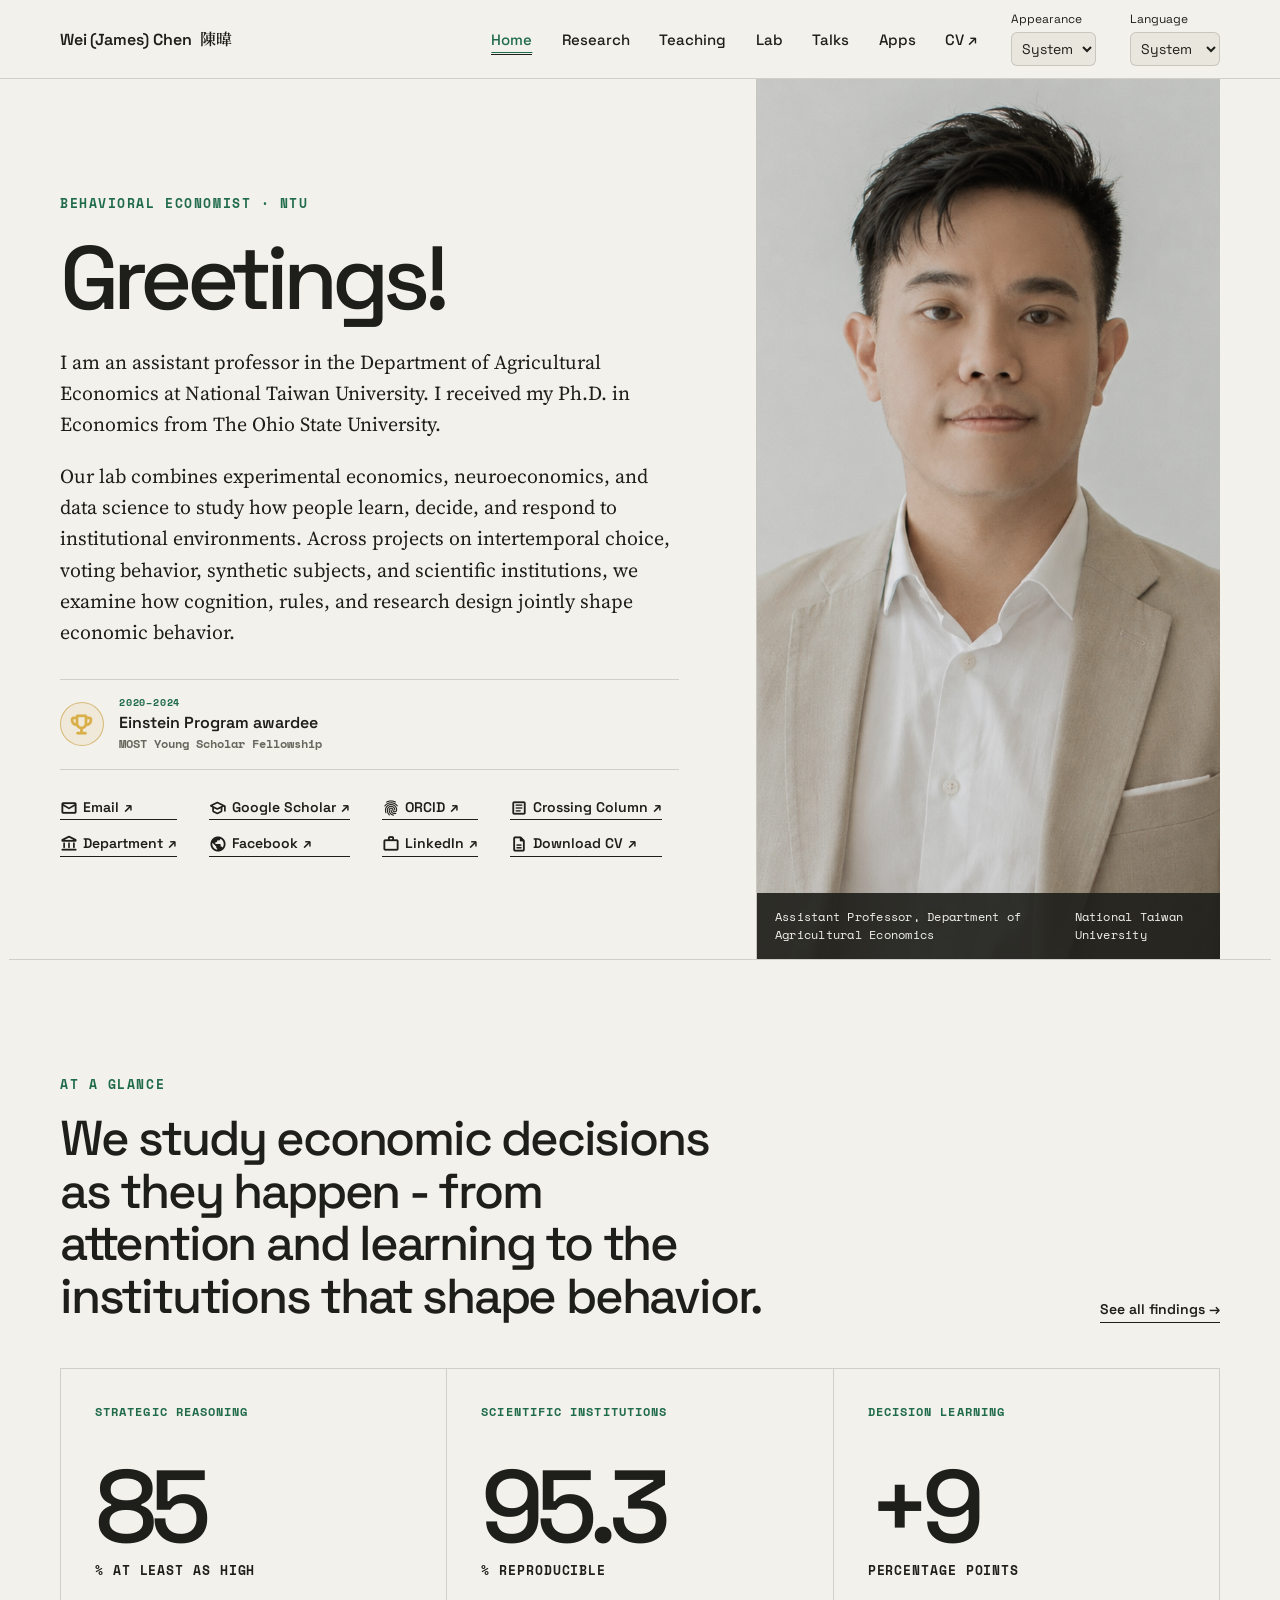
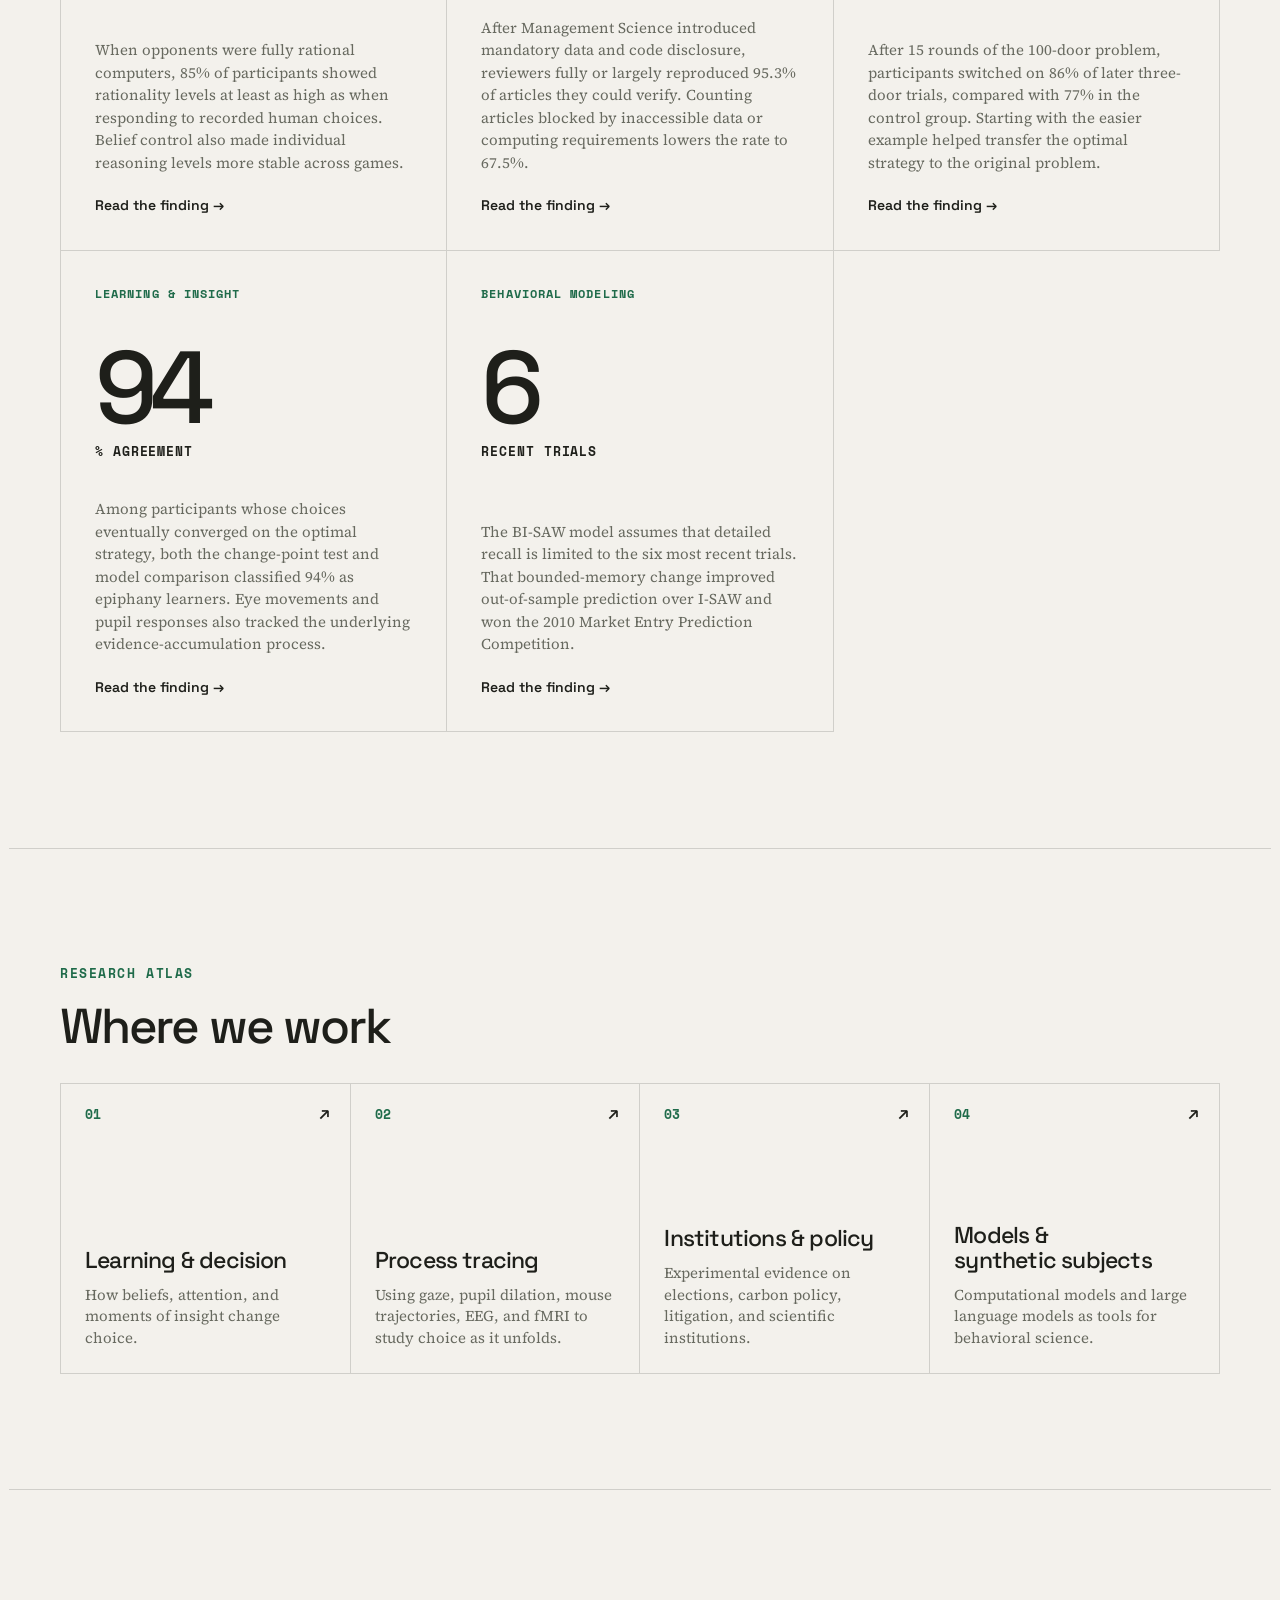
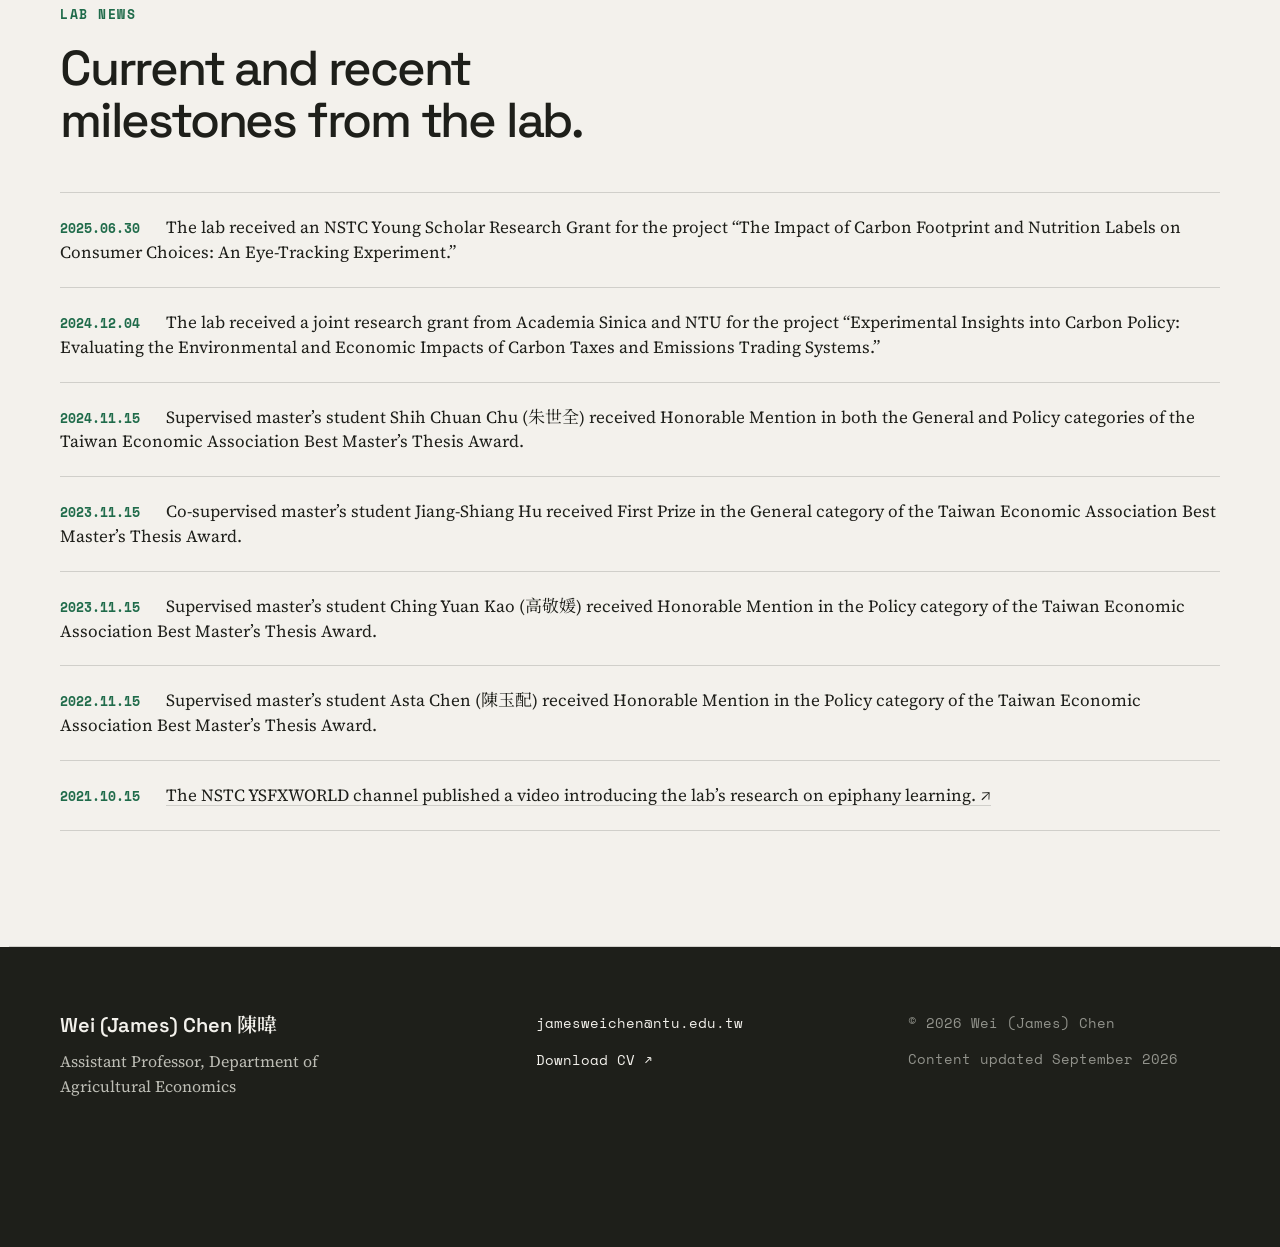
<file: index.html>
<!doctype html>
<html lang="en">
  <head>
    <meta charset="UTF-8" />
    <meta name="viewport" content="width=device-width, initial-scale=1.0" />
    <meta id="theme-color" name="theme-color" content="#101411" />
    <meta
      name="description"
      content="Wei (James) Chen is an assistant professor at National Taiwan University studying behavioral and experimental economics, neuroeconomics, and decision theory."
    />
    <meta property="og:title" content="Wei (James) Chen | National Taiwan University" />
    <meta
      property="og:description"
      content="Behavioral and experimental economics, neuroeconomics, decision theory, and data science."
    />
    <meta property="og:type" content="website" />
    <meta property="og:url" content="https://jamesweichen.github.io/" />
    <meta property="og:image" content="https://jamesweichen.github.io/assets/og-dark.png" />
    <meta name="twitter:card" content="summary_large_image" />
    <link rel="canonical" href="https://jamesweichen.github.io/" />
    <link rel="preconnect" href="https://fonts.googleapis.com" />
    <link rel="preconnect" href="https://fonts.gstatic.com" crossorigin />
    <link
      href="https://fonts.googleapis.com/css2?family=Noto+Sans+TC:wght@400;500;600;700&family=Noto+Serif+TC:wght@400;500;600;700&family=Source+Serif+4:ital,opsz,wght@0,8..60,400;0,8..60,500;0,8..60,600;1,8..60,400&family=Space+Grotesk:wght@400;500;600&family=Space+Mono:wght@400;700&display=swap"
      rel="stylesheet"
    />
    <link
      href="https://fonts.googleapis.com/css2?family=Material+Symbols+Rounded:opsz,wght,FILL,GRAD@20..24,600,0,0&icon_names=account_balance,article,description,emoji_events,fingerprint,mail,military_tech,public,school,work&display=block"
      rel="stylesheet"
    />
    <script src="./site-preferences.js"></script>
    <link rel="stylesheet" href="./styles.css?v=20261112-1" />
    <link rel="stylesheet" href="./preferences.css">
    <link rel="stylesheet" href="./site-header.css">
    <title>Wei (James) Chen | National Taiwan University</title>
  </head>
  <body>
    <a class="skip-link" href="#main-content">Skip to content</a>
    <div id="app">
      <div class="loading" aria-live="polite">
        <span class="loading-mark" aria-hidden="true"></span>
        <span>Wei (James) Chen</span>
      </div>
    </div>
    <noscript>This website requires JavaScript to display its pages.</noscript>
    <script src="./data.js?v=20261125-publication-1"></script>
    <script src="./site-header.js?v=20261031-1"></script>
    <script src="./app.js?v=20261112-1"></script>
  </body>
</html>
</file>
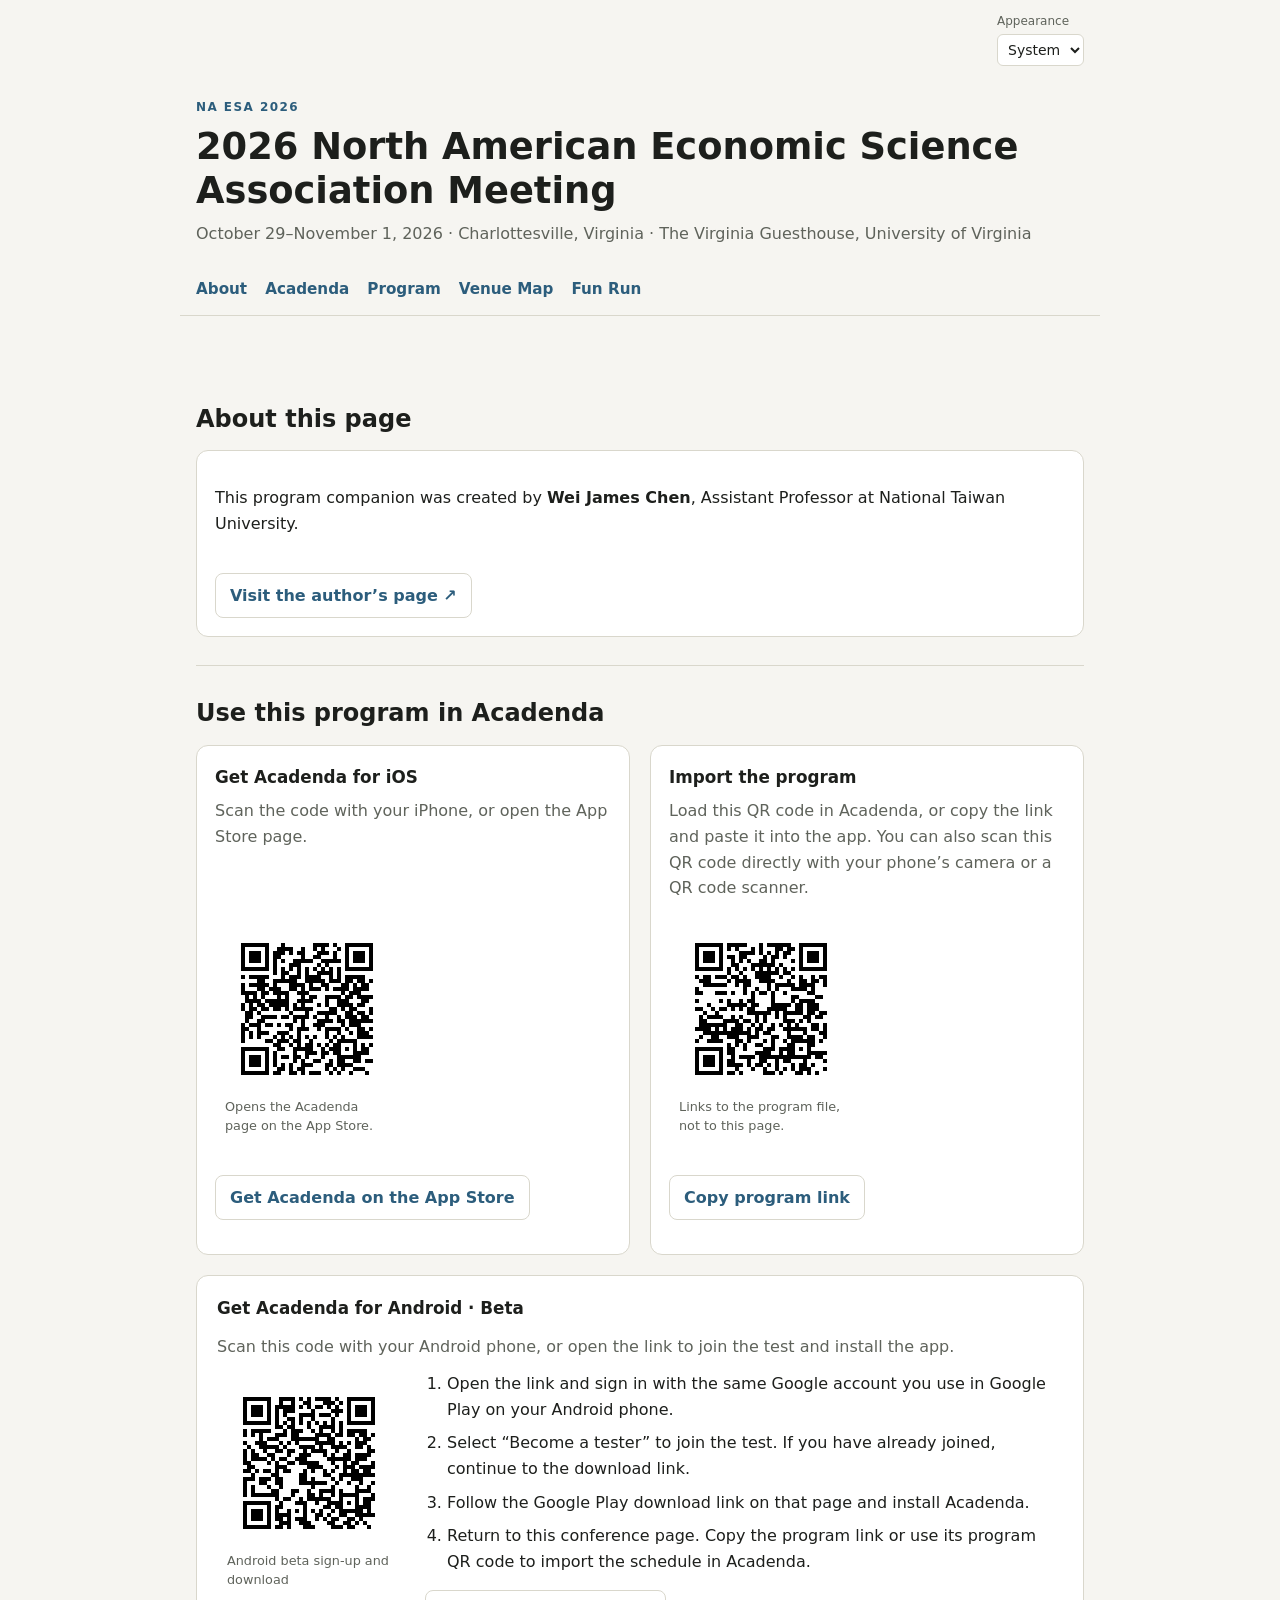
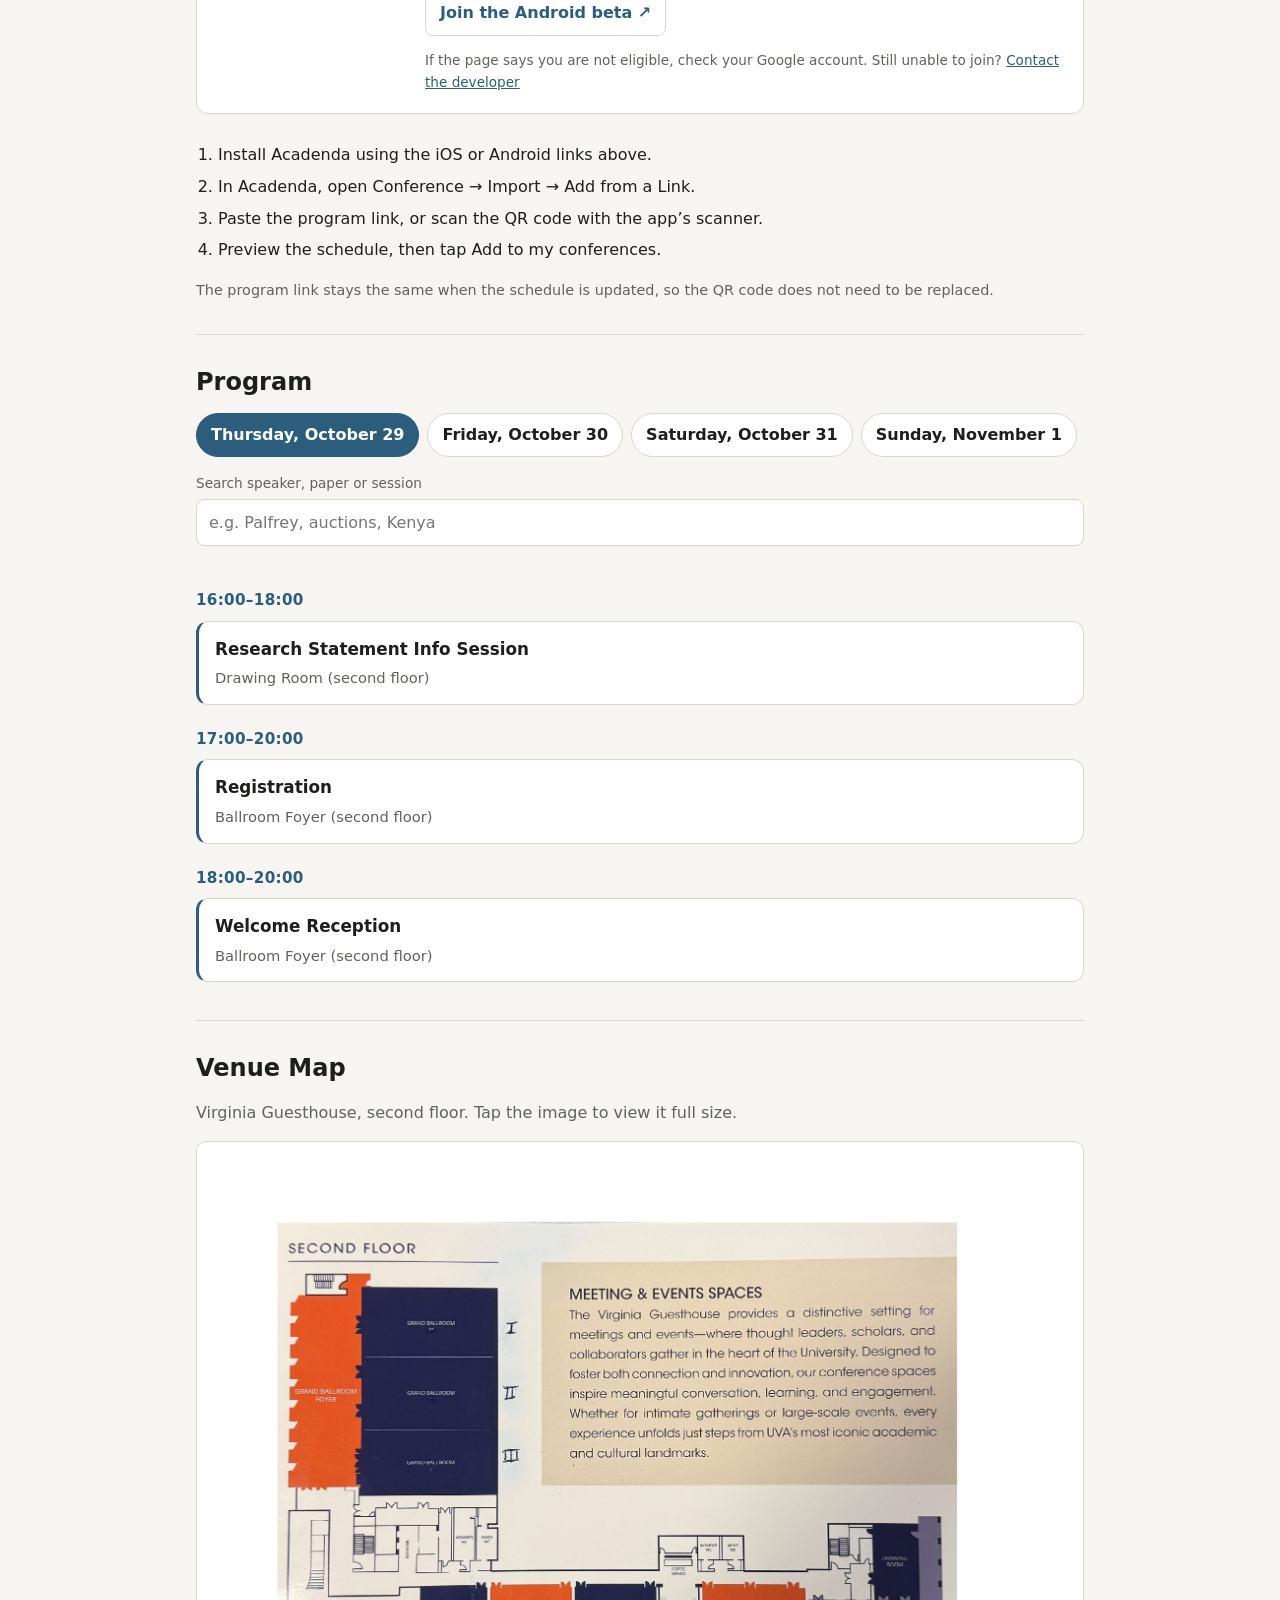
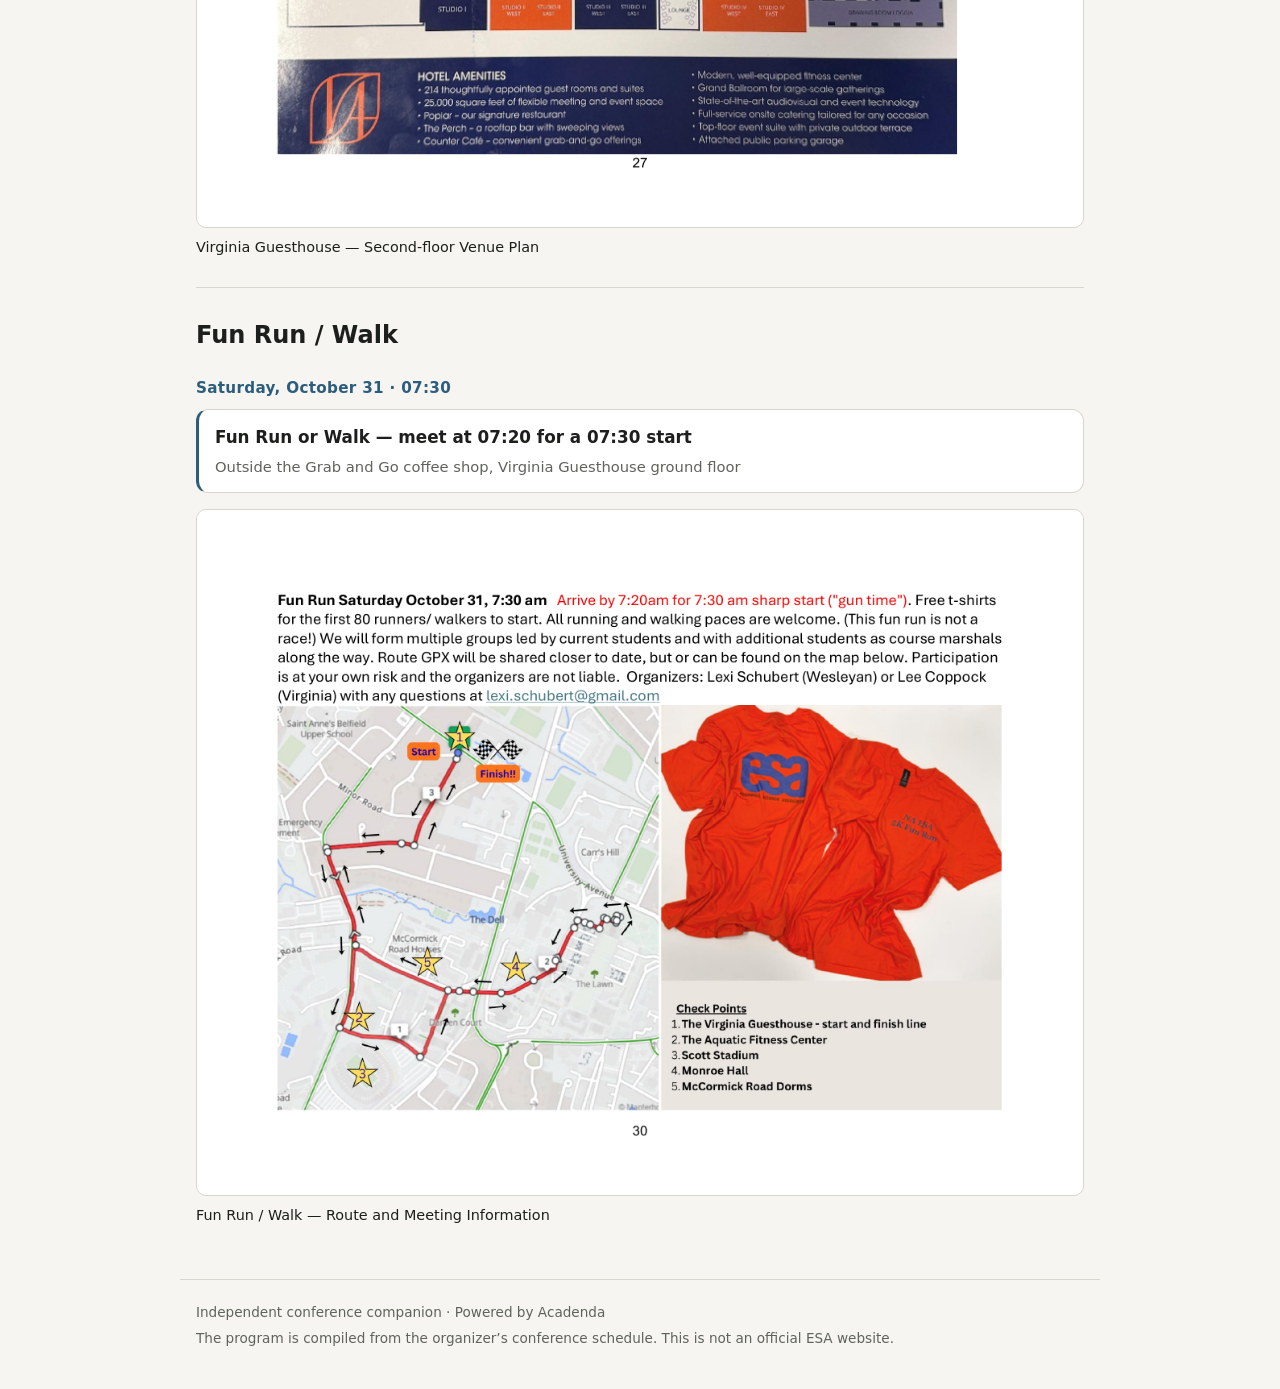
<file: na-esa-2026/index.html>
<!doctype html>
<html lang="en">
<head>
<meta charset="utf-8">
<meta name="viewport" content="width=device-width,initial-scale=1">
<title>NA ESA 2026 Program</title>
<meta name="description" content="Program, venue map, Fun Run information and Acadenda import for the 2026 North American Economic Science Association Meeting. Independent conference companion.">
<script>
  // Apply the saved appearance before the page paints; the same key as the main site.
  (function () {
    try {
      var theme = localStorage.getItem('jwc-theme');
      if (theme === 'light' || theme === 'dark') document.documentElement.dataset.theme = theme;
    } catch (error) { /* Storage can be blocked; follow the system setting instead. */ }
  })();
</script>
<link rel="stylesheet" href="style.css?v=20261026-4">
<script src="app.js?v=20261026-2" defer></script>
<link rel="stylesheet" href="../acadenda/android-beta.css?v=20261123-1">
<script src="../acadenda/android-beta.js?v=20261123-1" defer></script>
<link rel="stylesheet" href="../acadenda/qr-cards.css?v=20261123-1">
</head>
<body>
<div class="topbar">
  <label class="preference-control">
    <span>Appearance</span>
    <select id="theme" aria-label="Appearance">
      <option value="system">System</option>
      <option value="light">Light</option>
      <option value="dark">Dark</option>
    </select>
  </label>
</div>

<header class="masthead">
  <p class="eyebrow">NA ESA 2026</p>
  <h1>2026 North American Economic Science Association Meeting</h1>
  <p class="meta" id="meta">Loading program…</p>
</header>

<nav class="site-nav" aria-label="Conference sections">
  <a href="#author">About</a>
  <a href="#acadenda">Acadenda</a>
  <a href="#program">Program</a>
  <a href="#venue">Venue Map</a>
  <a href="#fun-run">Fun Run</a>
</nav>

<main>
  <p class="status" id="status" role="status" aria-live="polite"></p>

  <section id="author" class="section" aria-labelledby="author-title">
    <h2 id="author-title">About this page</h2>
    <div class="import-card">
      <p>This program companion was created by <strong>Wei James Chen</strong>, Assistant Professor at National Taiwan University.</p>
      <div class="buttons">
        <a class="button-link" href="https://jamesweichen.github.io/" rel="noopener">Visit the author’s page ↗</a>
      </div>
    </div>
  </section>

  <section id="acadenda" class="section" aria-labelledby="acadenda-title">
    <h2 id="acadenda-title">Use this program in Acadenda</h2>
    <div class="import-grid">
      <article class="import-card">
        <h3>Get Acadenda for iOS</h3>
        <p class="muted">Scan the code with your iPhone, or open the App Store page.</p>
        <figure class="qr">
          <img src="qrcode-app-store.svg" width="164" height="164" alt="QR code for the Acadenda page on the App Store">
          <figcaption>Opens the Acadenda page on the App Store.</figcaption>
        </figure>
        <div class="buttons">
          <a class="button-link" href="https://apps.apple.com/tw/app/acadenda/id6812816802" rel="noopener">Get Acadenda on the App Store</a>
        </div>
      </article>
      <article class="import-card">
        <h3>Import the program</h3>
        <p class="muted">Load this QR code in Acadenda, or copy the link and paste it into the app. You can also scan this QR code directly with your phone’s camera or a QR code scanner.</p>
        <figure class="qr">
          <img src="qrcode.svg" width="164" height="164" alt="QR code for the program JSON link">
          <figcaption>Links to the program file, not to this page.</figcaption>
        </figure>
        <div class="buttons">
          <button type="button" id="copy-link">Copy program link</button>
        </div>
        <p class="muted small" id="copy-status" role="status" aria-live="polite"></p>
      </article>
      <article data-acadenda-android-beta><h3>Acadenda for Android · Beta</h3><a href="https://play.google.com/apps/testing/org.acadenda.android" rel="noopener">Join the Android beta on Google Play ↗</a></article>
    </div>
    <ol class="steps">
      <li>Install Acadenda using the iOS or Android links above.</li>
      <li>In Acadenda, open Conference → Import → Add from a Link.</li>
      <li>Paste the program link, or scan the QR code with the app’s scanner.</li>
      <li>Preview the schedule, then tap Add to my conferences.</li>
    </ol>
    <p class="muted small">The program link stays the same when the schedule is updated, so the QR code does not need to be replaced.</p>
  </section>

  <section id="program" class="section" aria-labelledby="program-title">
    <h2 id="program-title">Program</h2>
    <div class="controls">
      <div class="day-tabs" id="day-tabs" role="group" aria-label="Choose a day"></div>
      <label class="search">
        <span>Search speaker, paper or session</span>
        <input type="search" id="search" placeholder="e.g. Palfrey, auctions, Kenya" autocomplete="off">
      </label>
      <p class="muted" id="result-count" aria-live="polite"></p>
    </div>
    <div id="schedule"></div>
  </section>

  <section id="venue" class="section" aria-labelledby="venue-title">
    <h2 id="venue-title">Venue Map</h2>
    <p class="muted">Virginia Guesthouse, second floor. Tap the image to view it full size.</p>
    <figure class="map" id="venue-map"></figure>
  </section>

  <section id="fun-run" class="section" aria-labelledby="fun-run-title">
    <h2 id="fun-run-title">Fun Run / Walk</h2>
    <div id="fun-run-items"></div>
    <figure class="map" id="fun-run-map"></figure>
  </section>
</main>

<footer class="site-footer">
  <p>Independent conference companion · Powered by Acadenda</p>
  <p>The program is compiled from the organizer’s conference schedule. This is not an official ESA website.</p>
</footer>
</body>
</html>
</file>
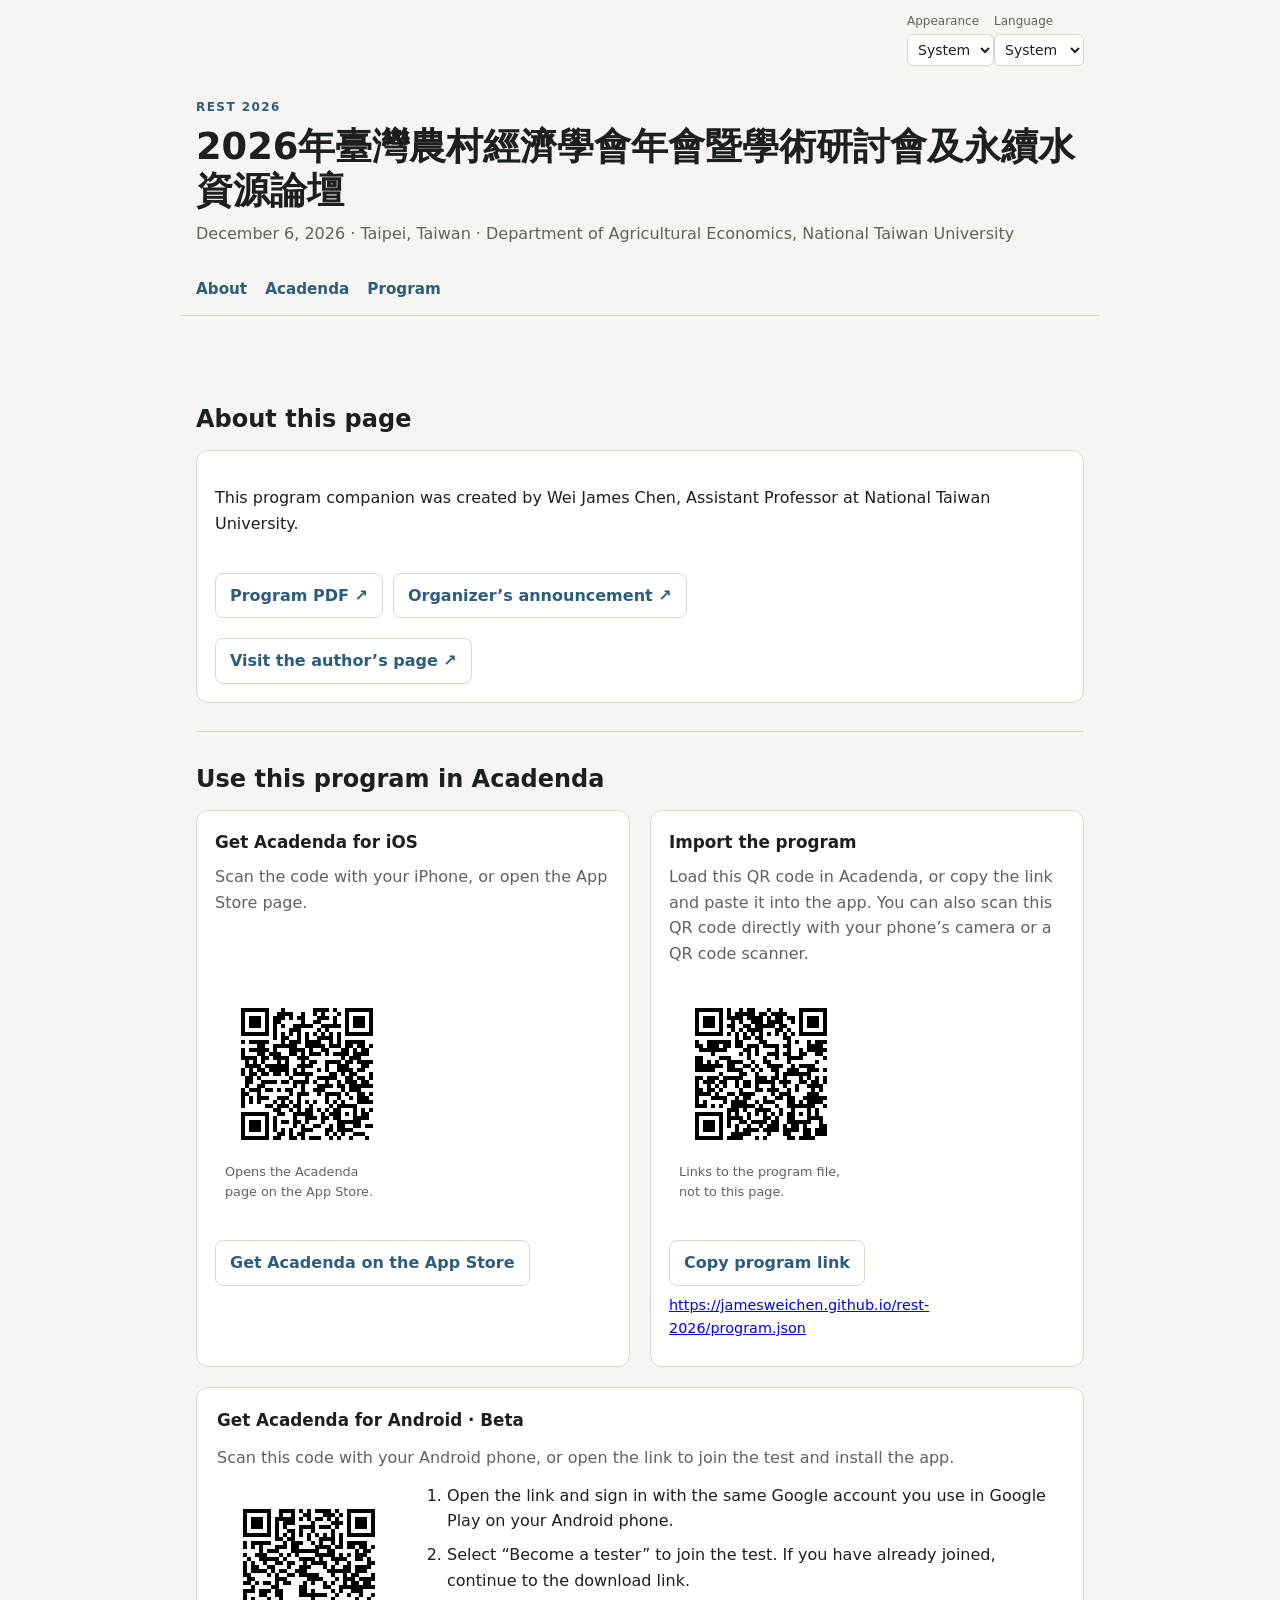
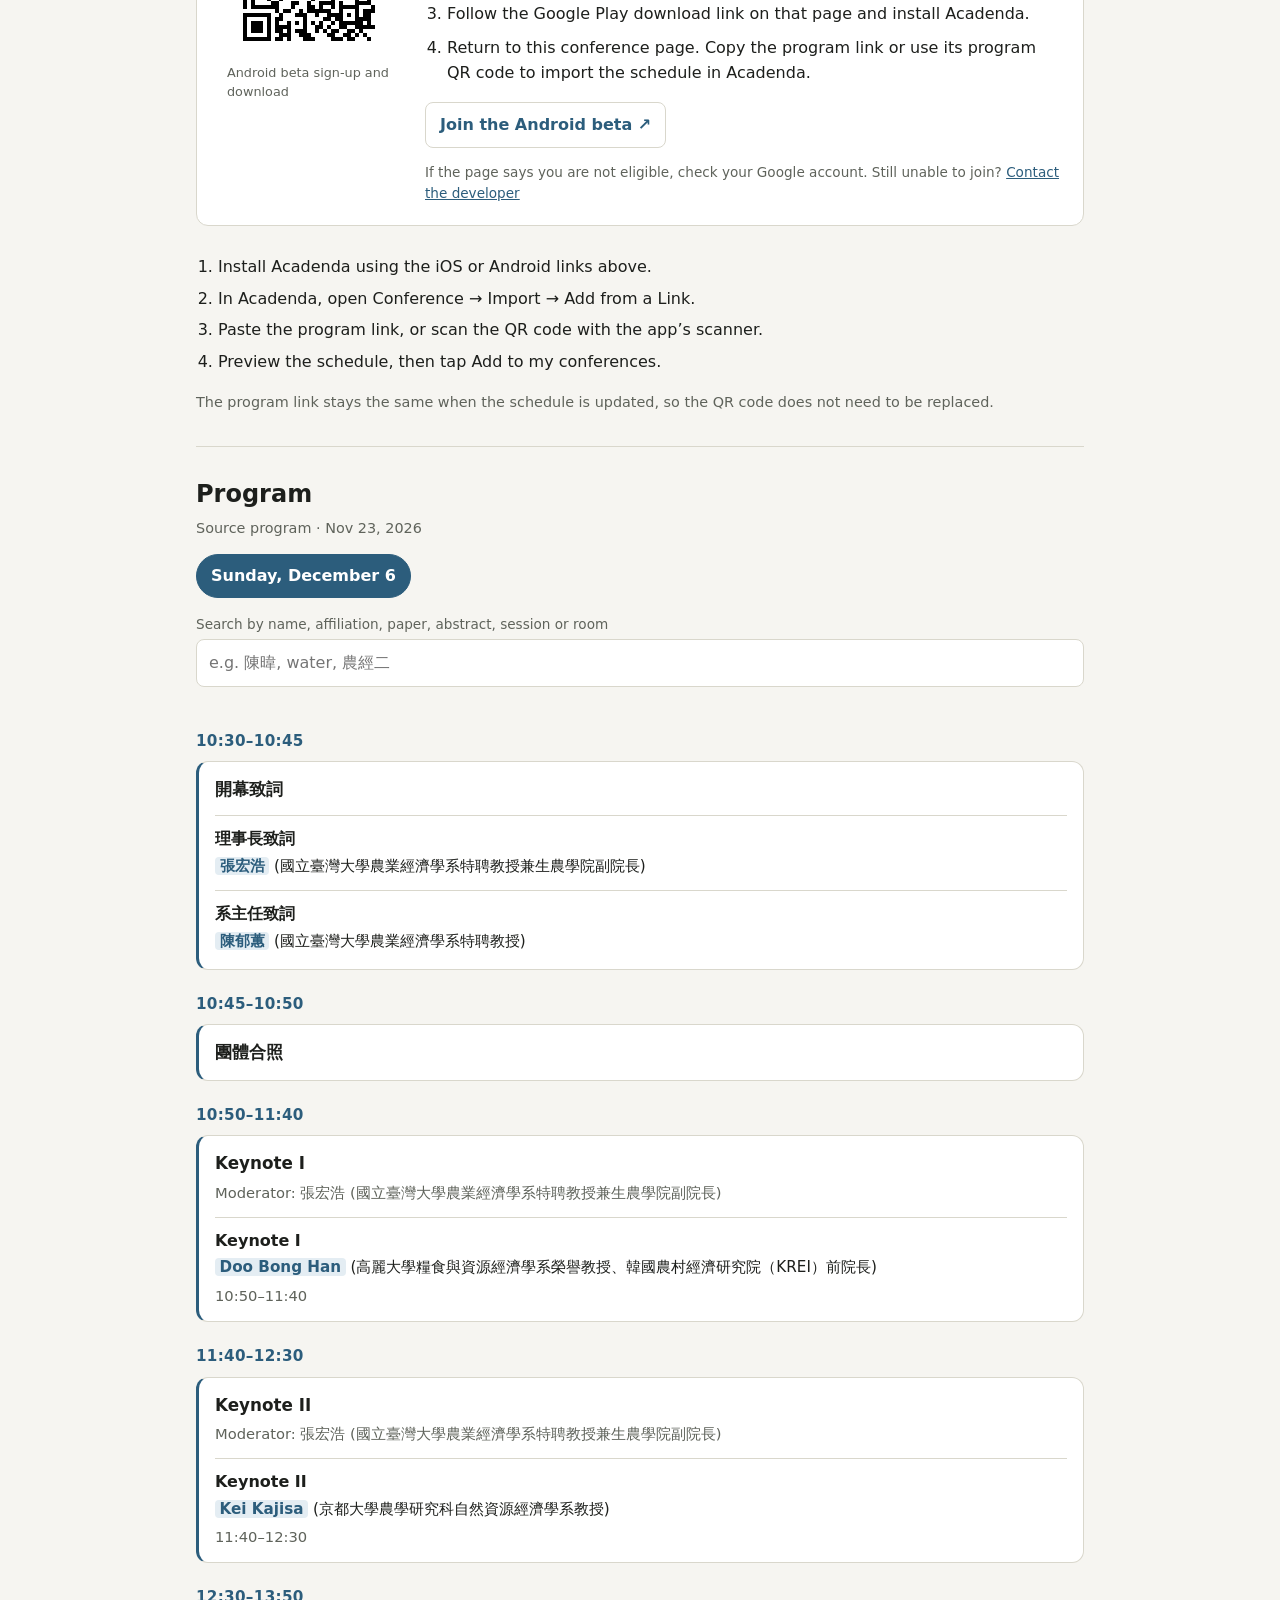
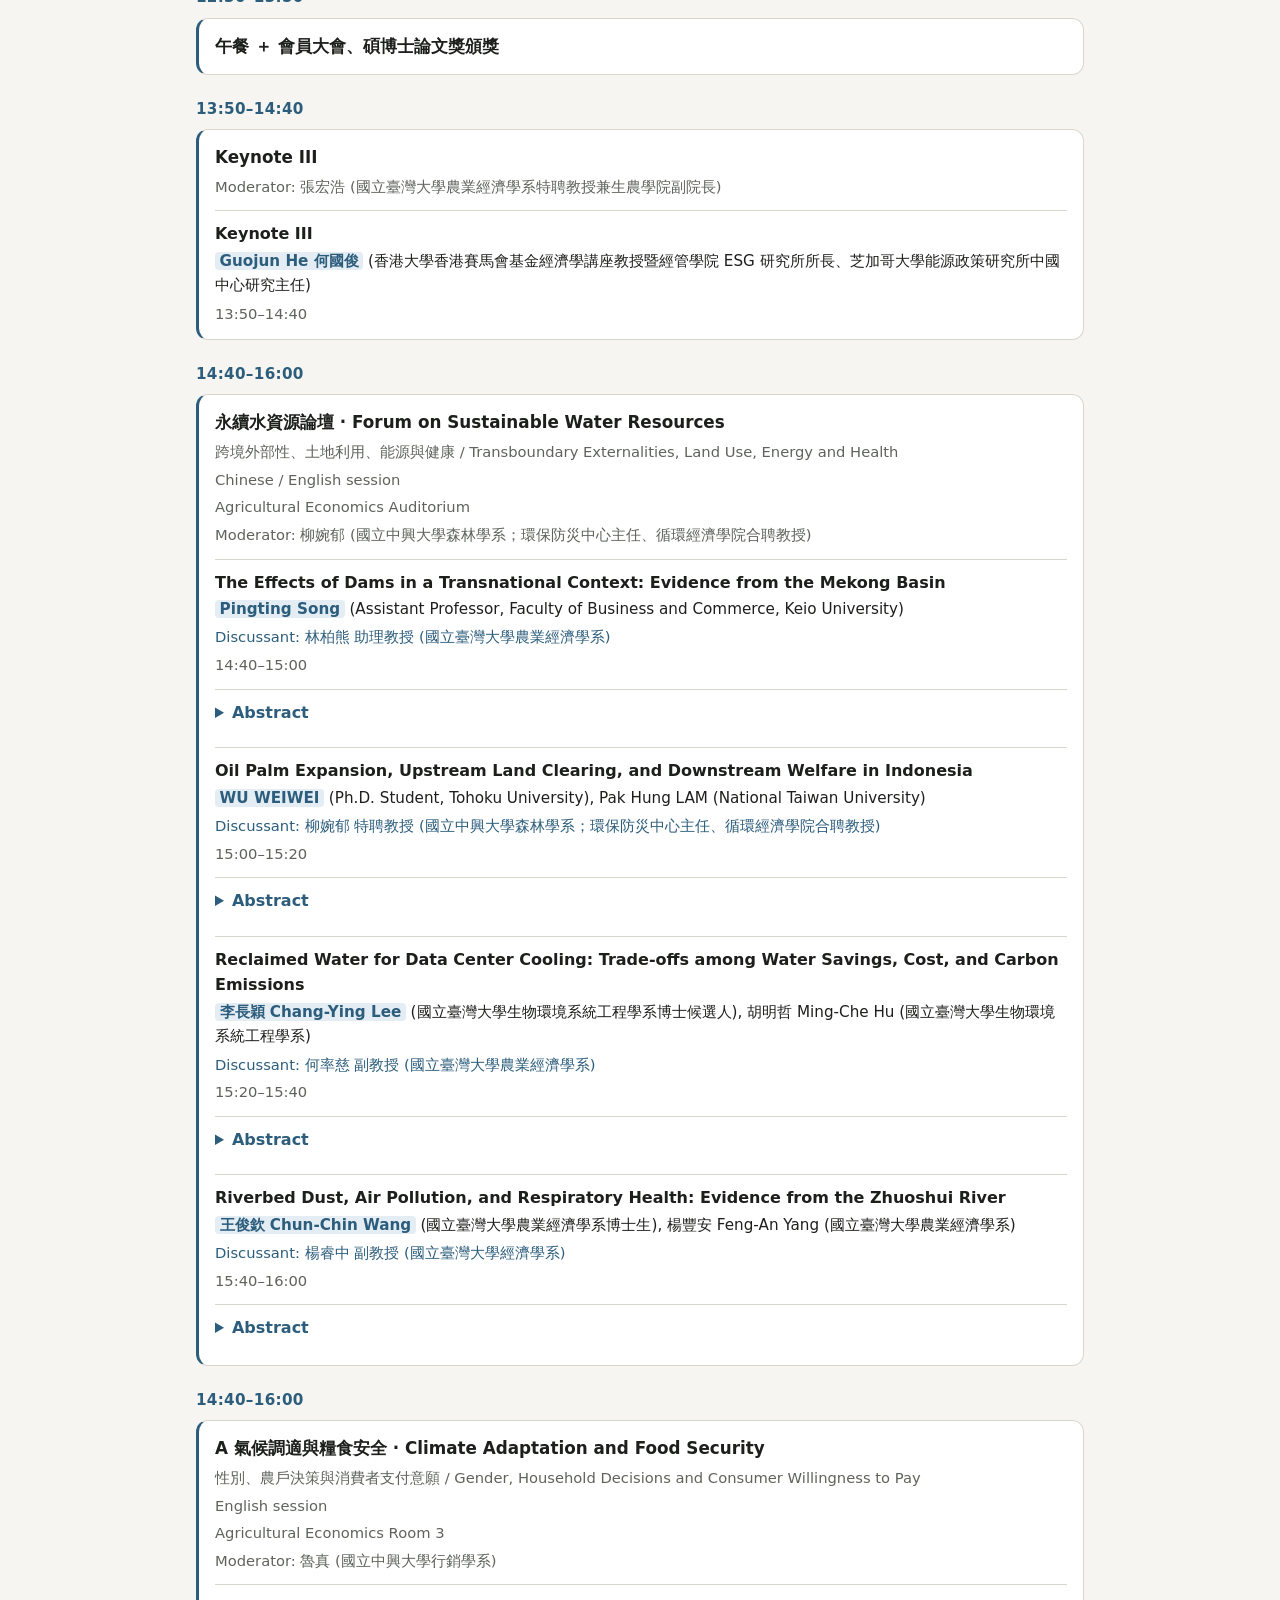
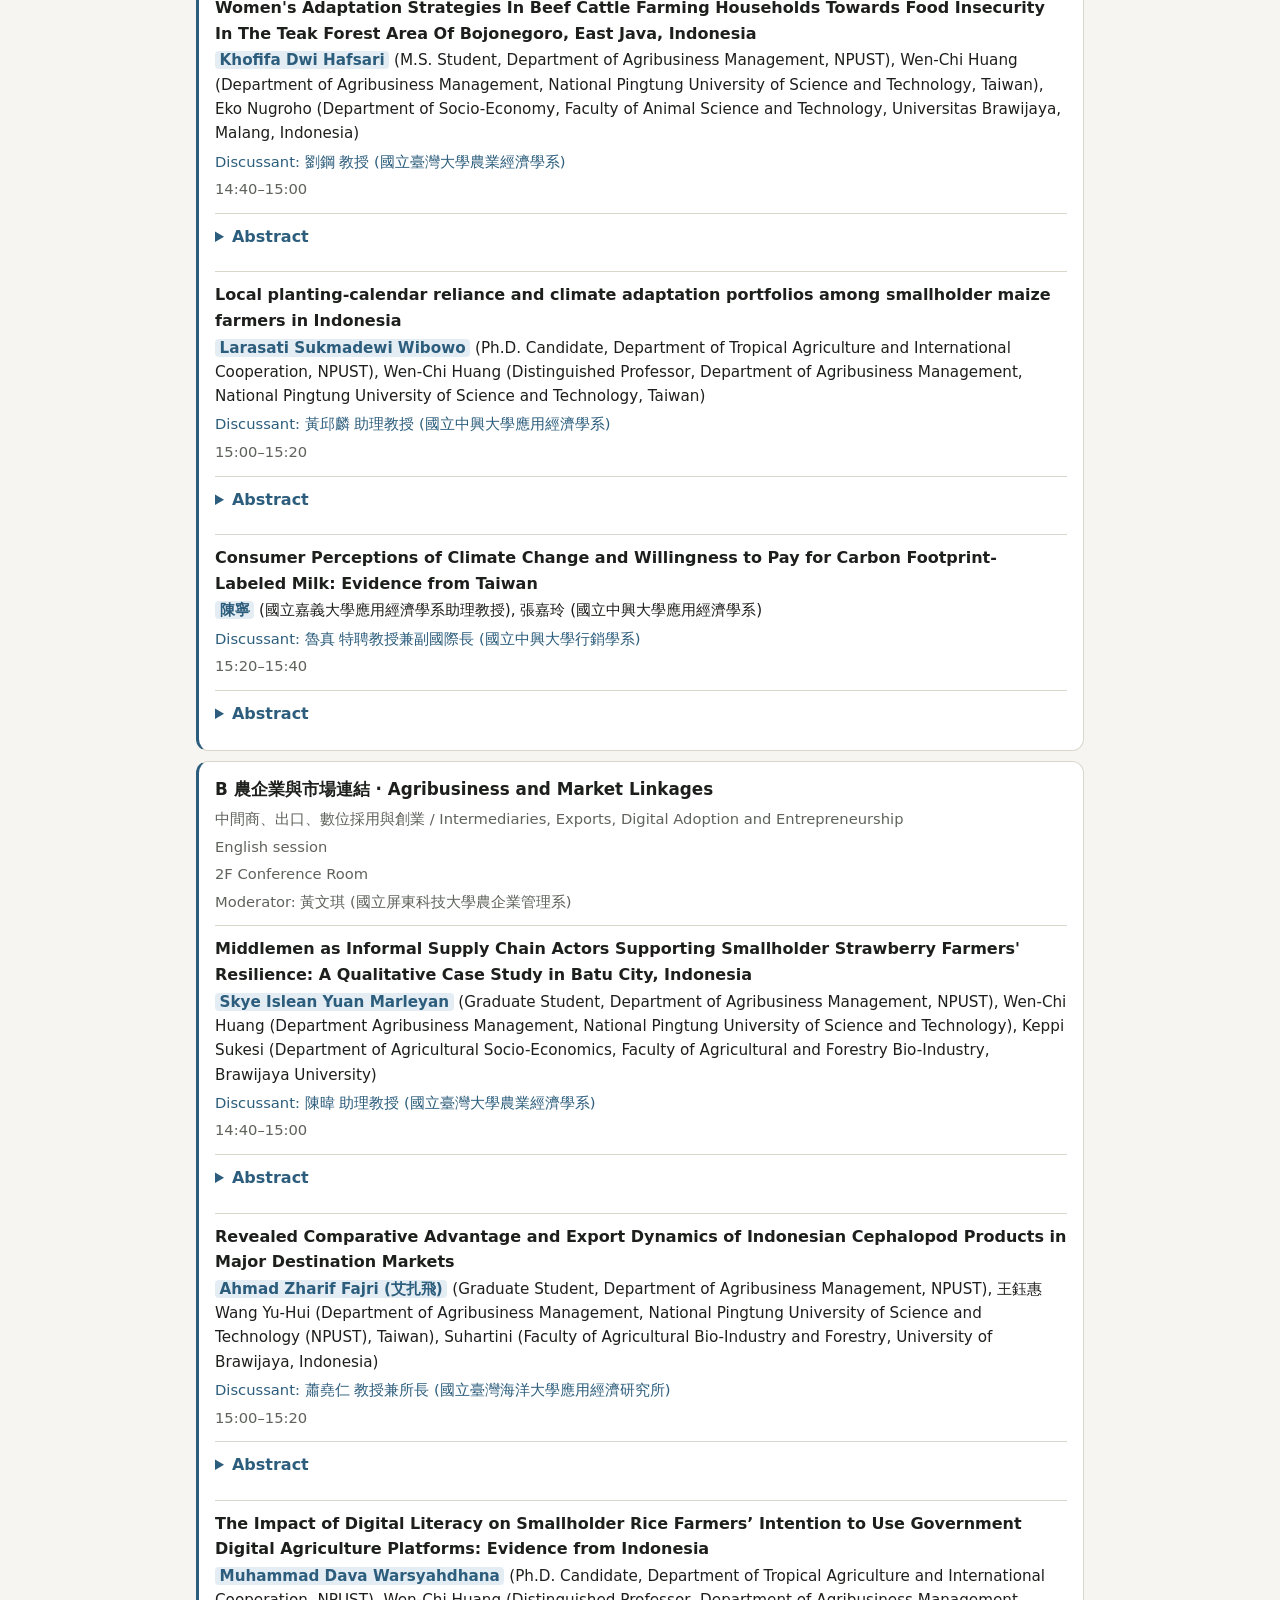
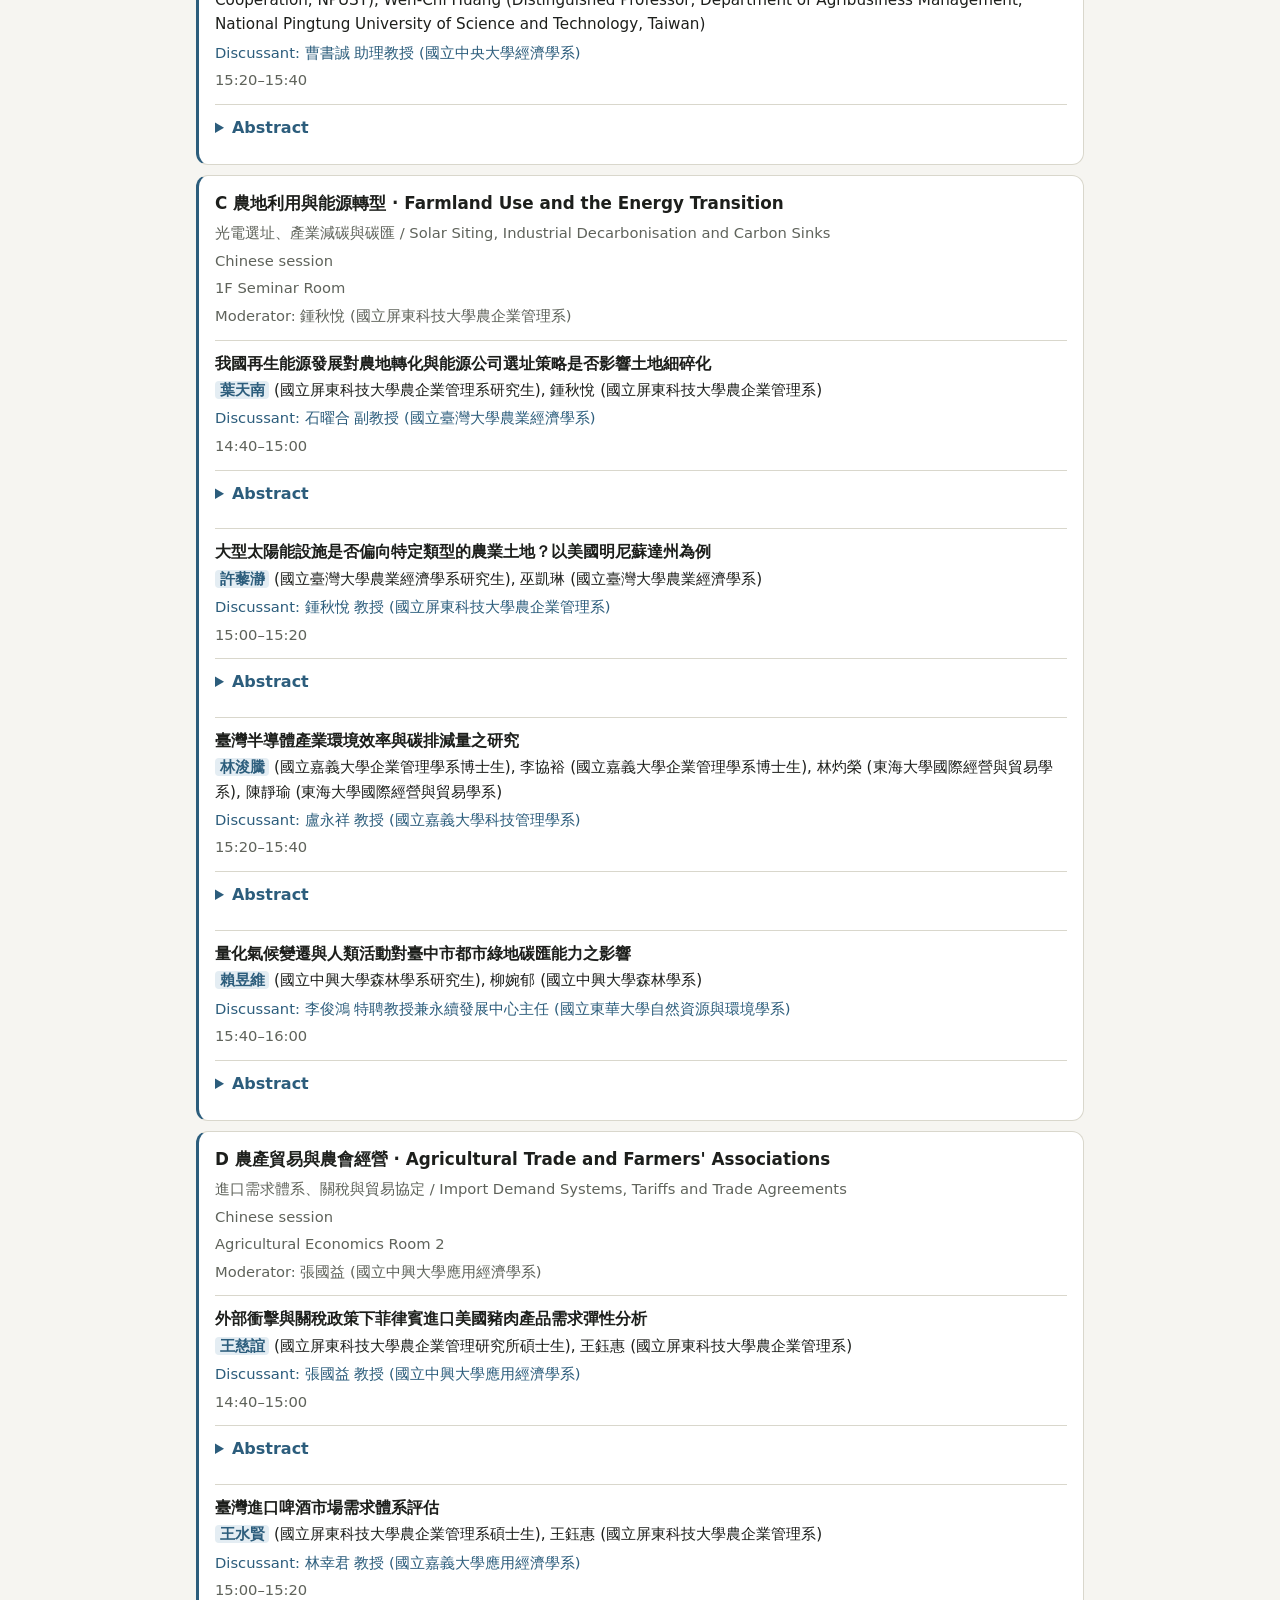
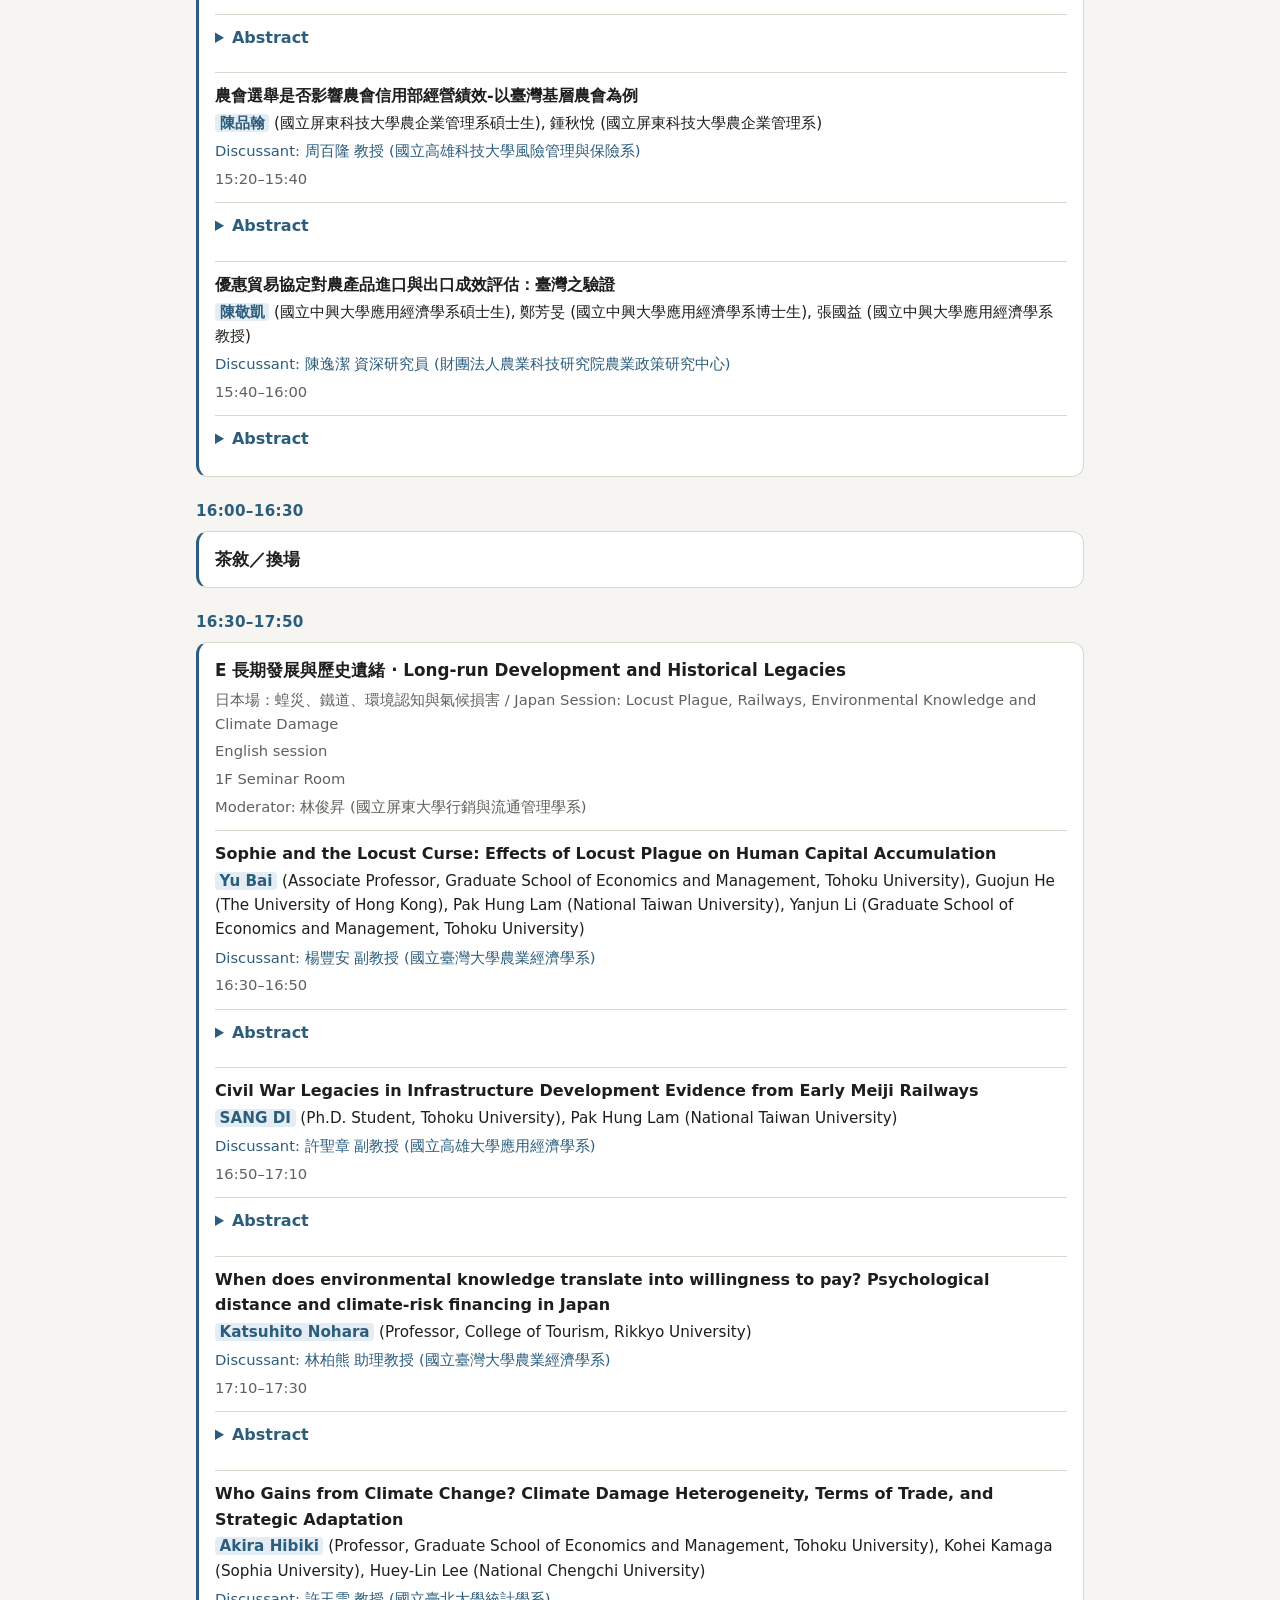
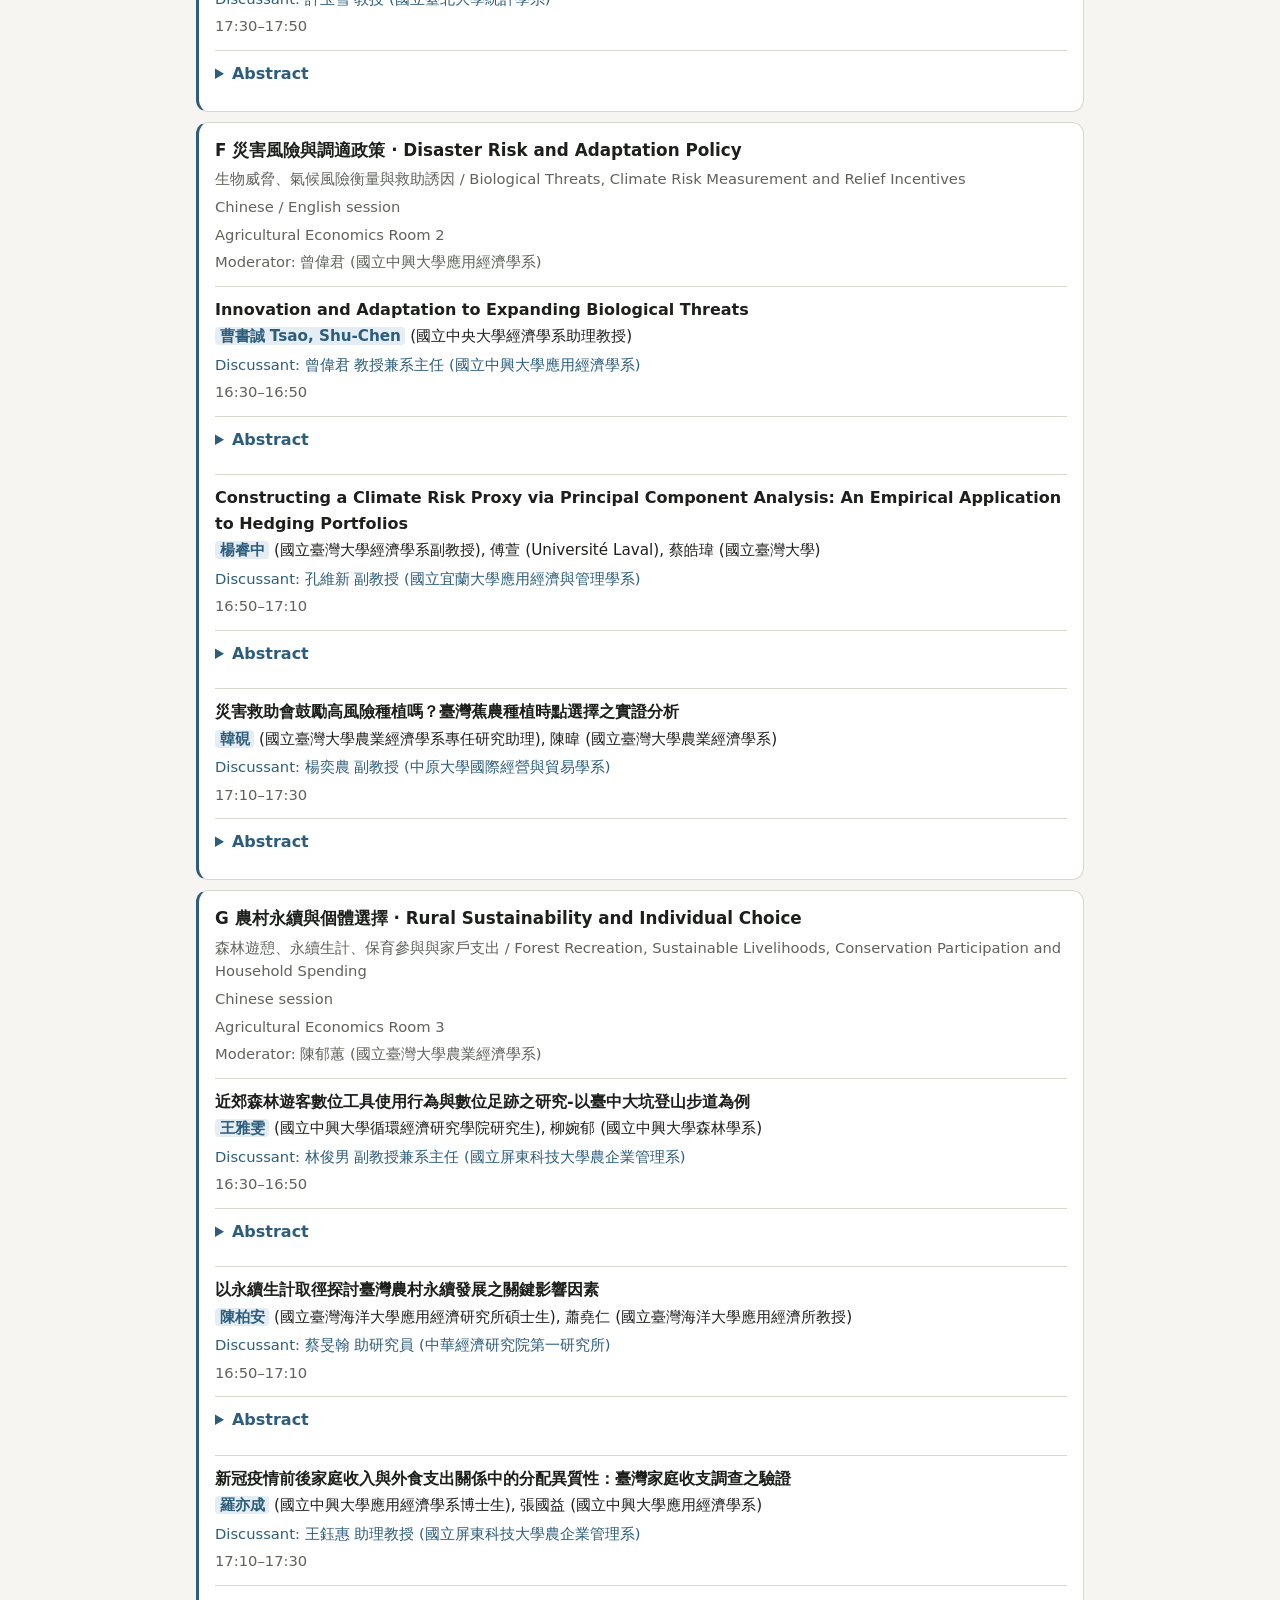
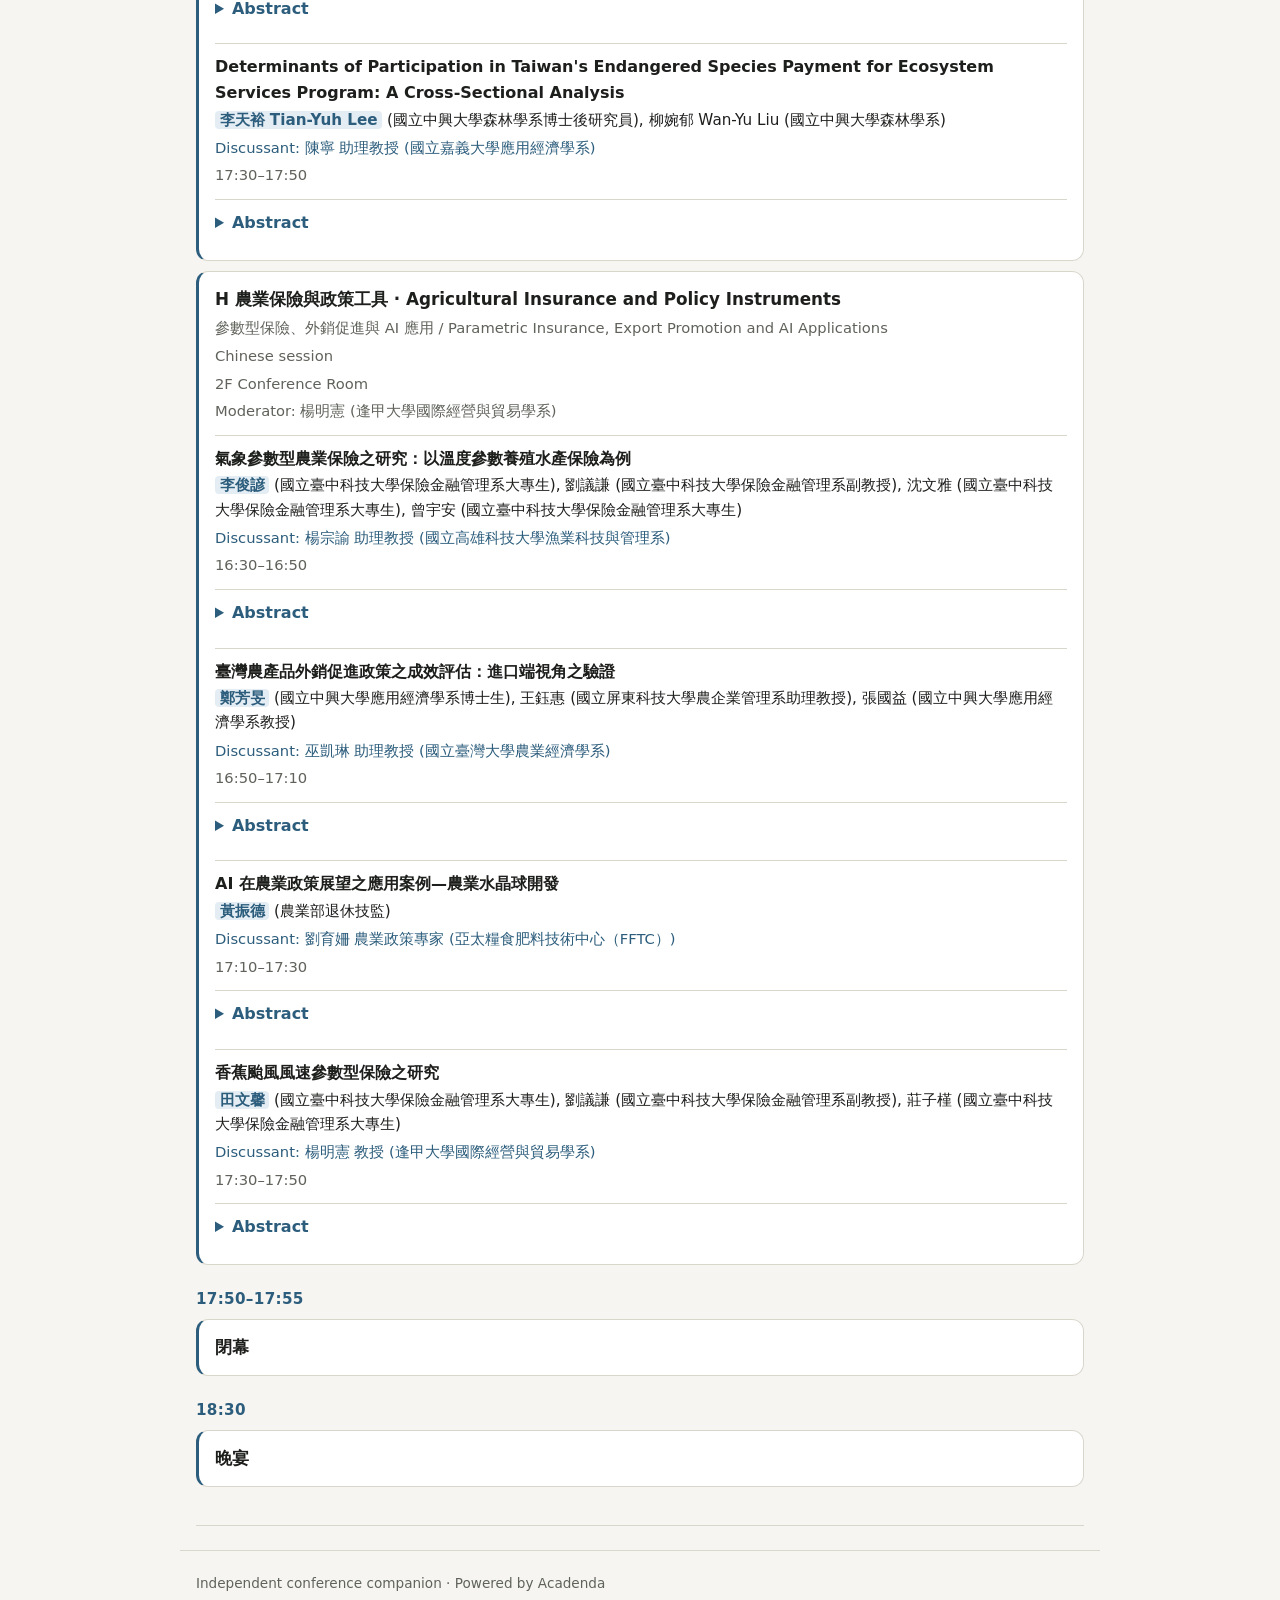
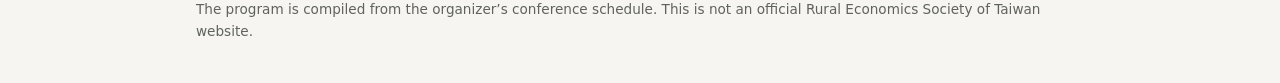
<file: rest-2026/index.html>
<!doctype html>
<html lang="en">
<head>
<meta charset="utf-8">
<meta name="viewport" content="width=device-width,initial-scale=1">
<title>REST 2026 Program</title>
<meta name="description" content="Program, paper abstracts and Acadenda import for the 2026 Annual Conference of the Rural Economics Society of Taiwan and Forum on Sustainable Water Resources. Independent conference companion. 2026年臺灣農村經濟學會年會暨學術研討會及永續水資源論壇議程。">
<script>
  // Apply the saved appearance before the page paints; the same key as the main site.
  (function () {
    try {
      var theme = localStorage.getItem('jwc-theme');
      if (theme === 'light' || theme === 'dark') document.documentElement.dataset.theme = theme;
    } catch (error) { /* Storage can be blocked; follow the system setting instead. */ }
  })();
</script>
<script src="../site-preferences.js"></script>
<link rel="stylesheet" href="style.css?v=20261123-5">
<script src="app.js?v=20261125-qr-instructions-1" defer></script>
<link rel="stylesheet" href="../acadenda/android-beta.css?v=20261123-1">
<script src="../acadenda/android-beta.js?v=20261123-1" defer></script>
<link rel="stylesheet" href="../acadenda/qr-cards.css?v=20261123-1">
</head>
<body>
<div class="topbar">
  <label class="preference-control">
    <span data-i18n="appearance">Appearance</span>
    <select id="theme" data-i18n-attr="aria-label:appearance">
      <option value="system" data-i18n="themeSystem">System</option>
      <option value="light" data-i18n="themeLight">Light</option>
      <option value="dark" data-i18n="themeDark">Dark</option>
    </select>
  </label>
  <label class="preference-control">
    <span data-i18n="language">Language</span>
    <select id="language" data-i18n-attr="aria-label:language">
      <option value="system" data-i18n="langSystem">System</option>
      <option value="zh">繁體中文</option>
      <option value="en">English</option>
    </select>
  </label>
</div>

<header class="masthead">
  <p class="eyebrow">REST 2026</p>
  <h1>2026年臺灣農村經濟學會年會暨學術研討會及永續水資源論壇</h1>
  <p class="meta" id="meta">Loading program…</p>
</header>

<nav class="site-nav" aria-label="Conference sections" data-i18n-attr="aria-label:navAria">
  <a href="#author" data-i18n="navAuthor">About</a>
  <a href="#acadenda" data-i18n="navAcadenda">Acadenda</a>
  <a href="#program" data-i18n="navProgram">Program</a>
  <a href="#venue" data-i18n="navVenue">Venue Map</a>
  <a href="#fun-run" data-i18n="navFunRun">Fun Run</a>
</nav>

<main>
  <p class="status" id="status" role="status" aria-live="polite"></p>

  <section id="author" class="section" aria-labelledby="author-title">
    <h2 id="author-title" data-i18n="authorTitle">About this page</h2>
    <div class="import-card">
      <p data-i18n="authorText">This program companion was created by Wei James Chen, Assistant Professor at National Taiwan University.</p>
      <div class="buttons"><a class="button-link" href="source-program.pdf" target="_blank" rel="noopener" data-i18n="sourcePdf">Source program PDF ↗</a><a class="button-link" href="https://www.rest.org.tw/zh_tw/Download/-%E6%95%AC%E9%82%80%E5%8F%83%E5%8A%A0-2026%E5%B9%B4%E8%87%BA%E7%81%A3%E8%BE%B2%E6%9D%91%E7%B6%93%E6%BF%9F%E5%AD%B8%E6%9C%83%E5%B9%B4%E6%9C%83%E6%9A%A8%E5%AD%B8%E8%A1%93%E7%A0%94%E8%A8%8E%E6%9C%83%E5%8F%8A%E6%B0%B8%E7%BA%8C%E6%B0%B4%E8%B3%87%E6%BA%90%E8%AB%96%E5%A3%87-25644248" target="_blank" rel="noopener" data-i18n="sourcePage">Organizer’s announcement ↗</a></div>
      <div class="buttons">
        <a class="button-link" href="https://jamesweichen.github.io/" rel="noopener" data-i18n="authorButton">Visit the author’s page ↗</a>
      </div>
    </div>
  </section>

  <section id="acadenda" class="section" aria-labelledby="acadenda-title">
    <h2 id="acadenda-title" data-i18n="acadendaTitle">Use this program in Acadenda</h2>
    <div class="import-grid">
      <article class="import-card">
        <h3 data-i18n="appTitle">Get Acadenda for iOS</h3>
        <p class="muted" data-i18n="appText">Scan the code with your iPhone, or open the App Store page.</p>
        <figure class="qr">
          <img src="qrcode-app-store.svg" width="164" height="164" data-i18n-attr="alt:appQrAlt" alt="QR code for the Acadenda page on the App Store">
          <figcaption data-i18n="appCaption">Opens the Acadenda page on the App Store.</figcaption>
        </figure>
        <div class="buttons">
          <a class="button-link" href="https://apps.apple.com/tw/app/acadenda/id6812816802" rel="noopener" data-i18n="appLink">Get Acadenda on the App Store</a>
        </div>
      </article>
      <article class="import-card">
        <h3 data-i18n="importTitle">Import the program</h3>
        <p class="muted" data-i18n="importText">Load this QR code in Acadenda, or copy the link and paste it into the app. You can also scan this QR code directly with your phone’s camera or a QR code scanner.</p>
        <figure class="qr">
          <img src="qrcode.svg" width="164" height="164" data-i18n-attr="alt:qrAlt" alt="QR code for the program JSON link">
          <figcaption data-i18n="importCaption">Links to the program file, not to this page.</figcaption>
        </figure>
        <div class="buttons">
          <button type="button" id="copy-link" data-i18n="copyLink">Copy program link</button>
        </div>
        <p class="muted small" style="overflow-wrap:anywhere"><a href="program.json">https://jamesweichen.github.io/rest-2026/program.json</a></p>
        <p class="muted small" id="copy-status" role="status" aria-live="polite"></p>
      </article>
      <article data-acadenda-android-beta><h3>Acadenda for Android · Beta</h3><a href="https://play.google.com/apps/testing/org.acadenda.android" rel="noopener">Join the Android beta on Google Play ↗</a></article>
    </div>
    <ol class="steps">
      <li data-i18n="step1">Install Acadenda using the iOS or Android links above.</li>
      <li data-i18n="step2">In Acadenda, open Conference → Import → Add from a Link.</li>
      <li data-i18n="step3">Paste the program link, or scan the QR code with the app’s scanner.</li>
      <li data-i18n="step4">Preview the schedule, then tap Add to my conferences.</li>
    </ol>
    <p class="muted small" data-i18n="linkNote">The program link stays the same when the schedule is updated, so the QR code does not need to be replaced.</p>
  </section>

  <section id="program" class="section" aria-labelledby="program-title">
    <h2 id="program-title" data-i18n="programTitle">Program</h2>
    <p class="muted small program-revision" id="program-revision" hidden></p>
    <div class="controls">
      <div class="day-tabs" id="day-tabs" role="group" data-i18n-attr="aria-label:dayGroup" aria-label="Choose a day"></div>
      <label class="search">
        <span data-i18n="searchLabel">Search by name, affiliation, paper, abstract, session or room</span>
        <input type="search" id="search" data-i18n-attr="placeholder:searchPlaceholder" placeholder="e.g. 謝志昇, trade, D401" autocomplete="off">
      </label>
      <p class="muted" id="result-count" aria-live="polite"></p>
    </div>
    <div id="schedule"></div>
  </section>

  <section id="venue" class="section" aria-labelledby="venue-title">
    <h2 id="venue-title" data-i18n="venueTitle">Venue Map</h2>
    <p class="muted" data-i18n="venueText">Tap the image to view it full size.</p>
    <figure class="map" id="venue-map"></figure>
  </section>

  <section id="fun-run" class="section" aria-labelledby="fun-run-title">
    <h2 id="fun-run-title" data-i18n="funRunTitle">Fun Run / Walk</h2>
    <div id="fun-run-items"></div>
    <figure class="map" id="fun-run-map"></figure>
  </section>
</main>

<footer class="site-footer">
  <p data-i18n="footerLine1">Independent conference companion · Powered by Acadenda</p>
  <p data-i18n="footerLine2">The program is compiled from the organizer’s conference schedule. This is not an official Rural Economics Society of Taiwan website.</p>
</footer>
</body>
</html>
</file>
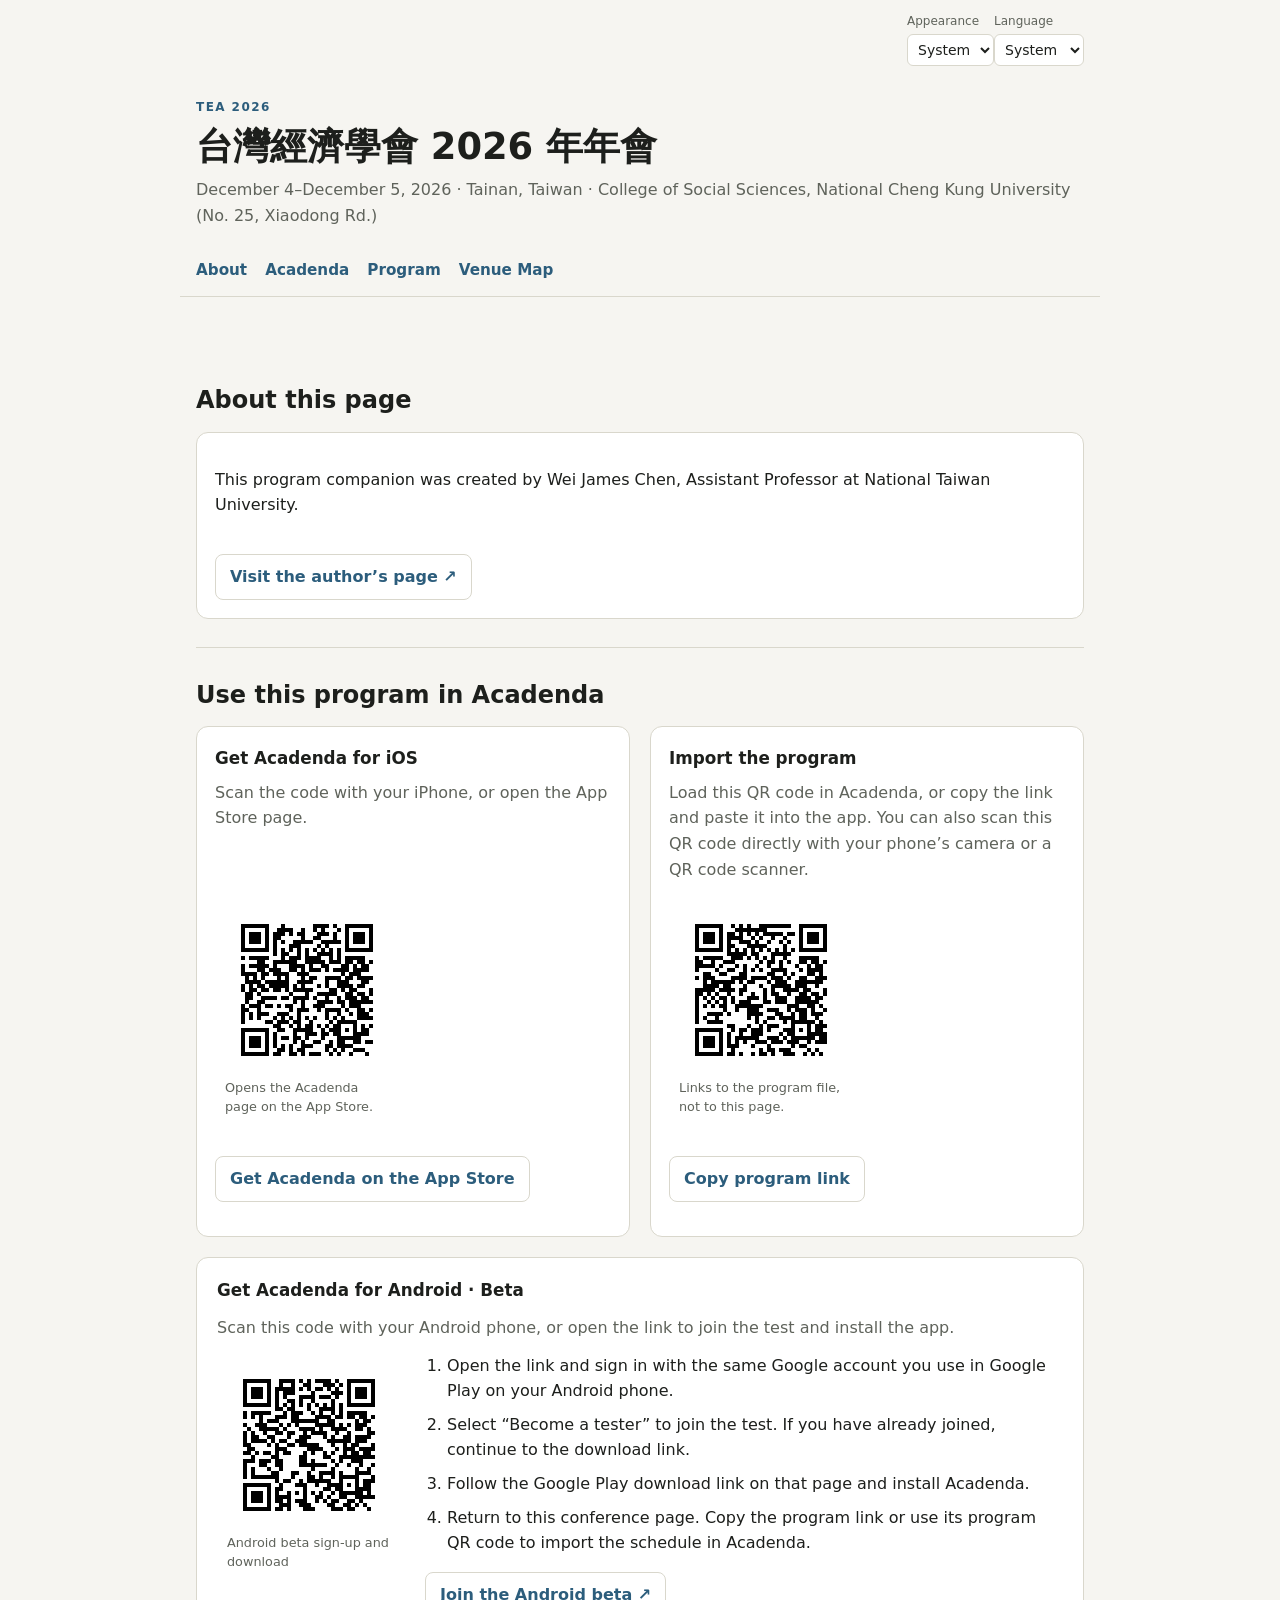
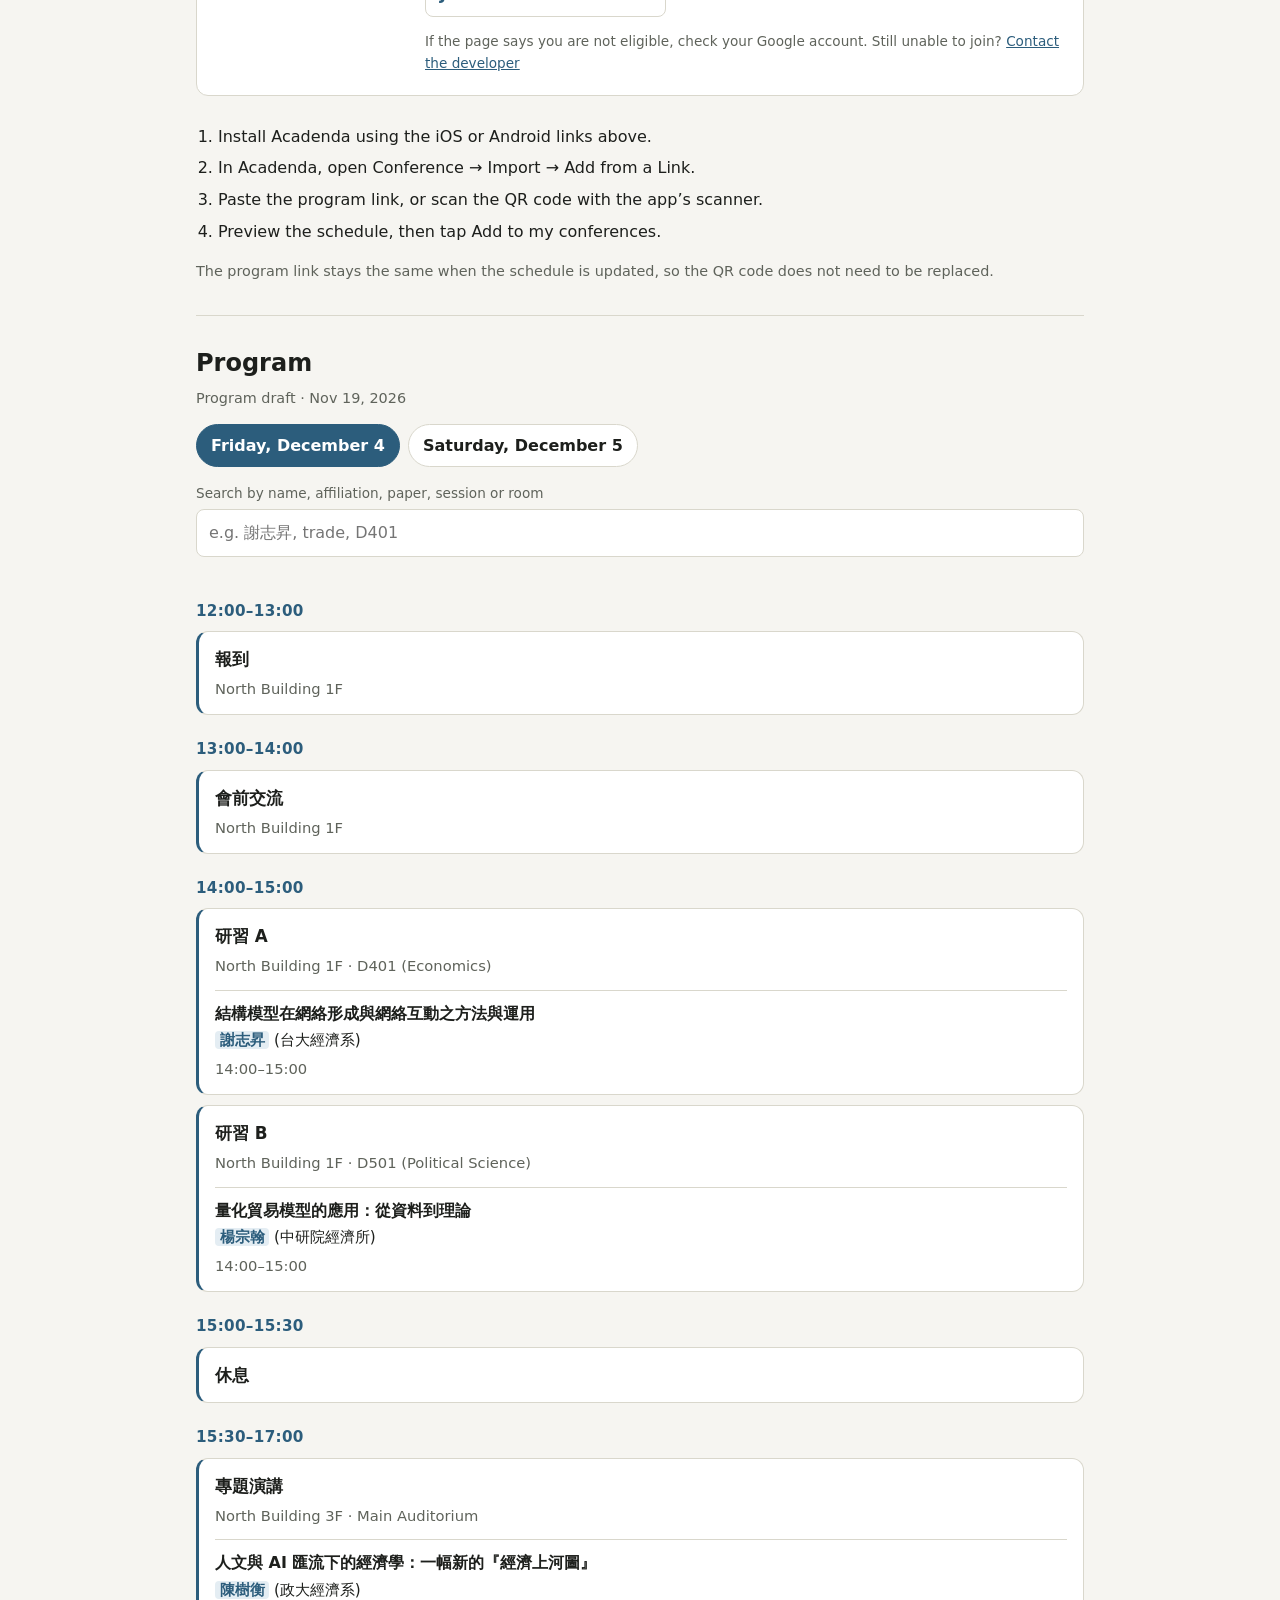
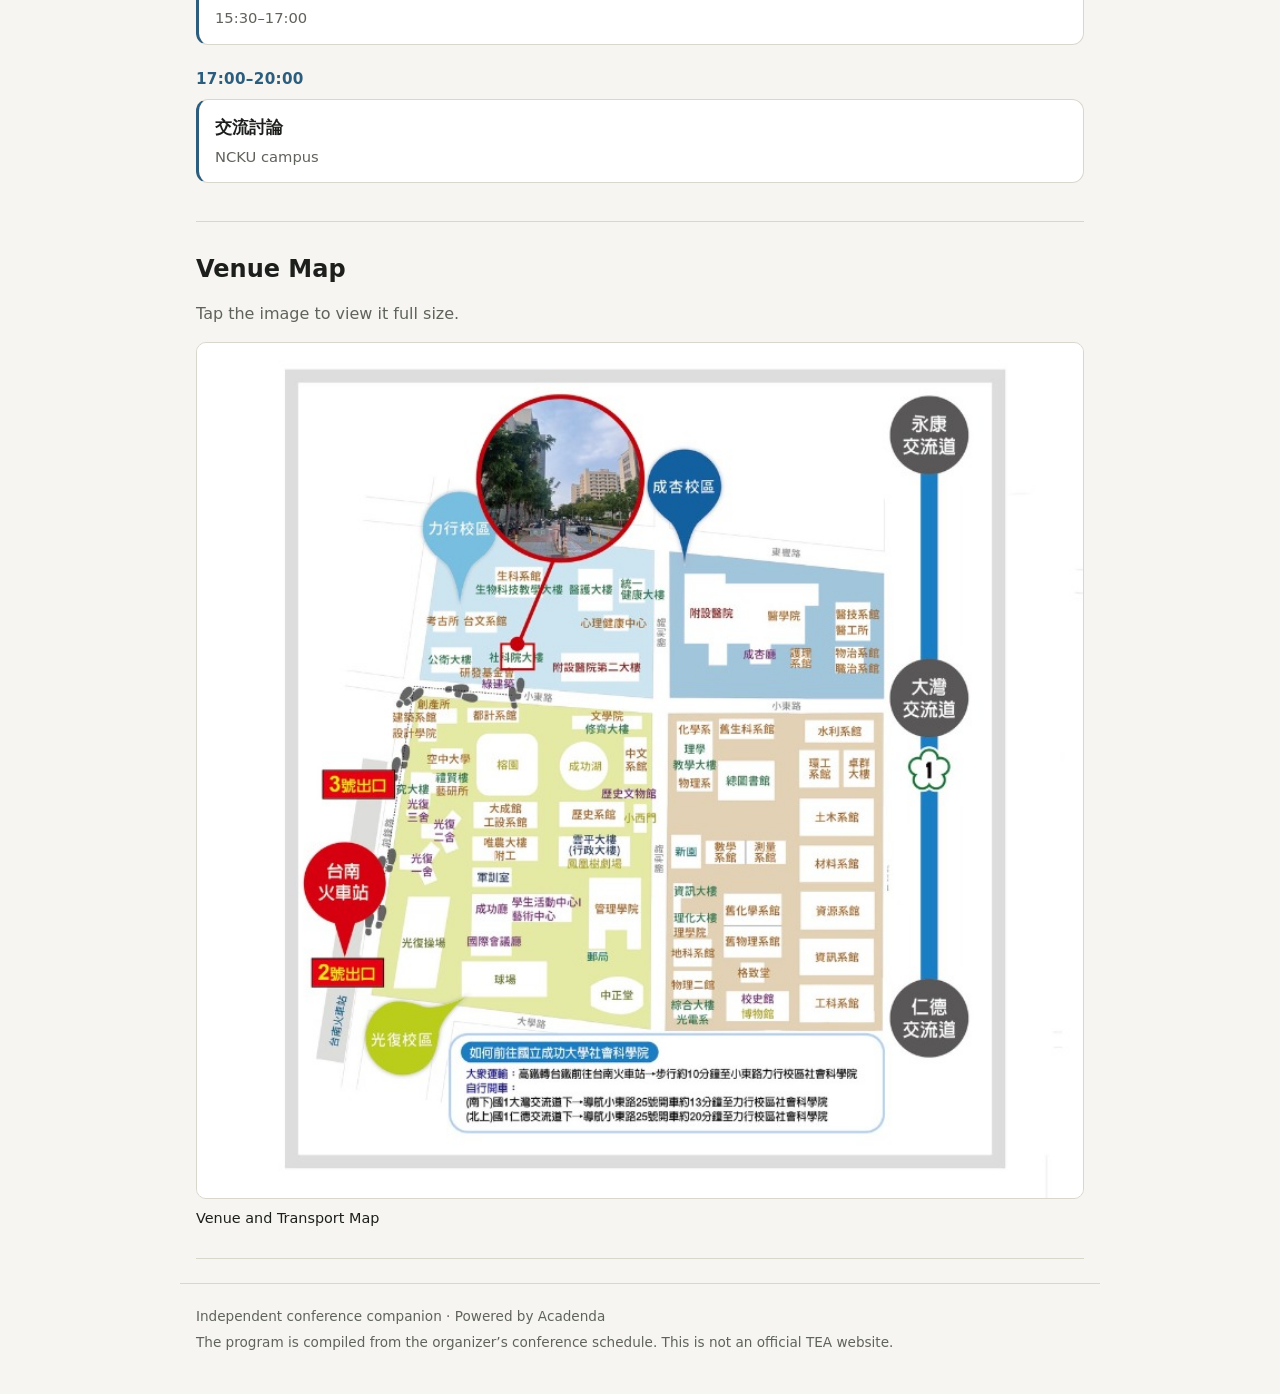
<file: tea-2026/index.html>
<!doctype html>
<html lang="en">
<head>
<meta charset="utf-8">
<meta name="viewport" content="width=device-width,initial-scale=1">
<title>TEA 2026 Program</title>
<meta name="description" content="Program and Acadenda import for the 2026 Annual Meeting of the Taiwan Economic Association. Independent conference companion. 台灣經濟學會 2026 年年會議程。">
<script>
  // Apply the saved appearance before the page paints; the same key as the main site.
  (function () {
    try {
      var theme = localStorage.getItem('jwc-theme');
      if (theme === 'light' || theme === 'dark') document.documentElement.dataset.theme = theme;
    } catch (error) { /* Storage can be blocked; follow the system setting instead. */ }
  })();
</script>
<script src="../site-preferences.js"></script>
<link rel="stylesheet" href="style.css?v=20261119-1">
<script src="app.js?v=20261125-qr-instructions-1" defer></script>
<link rel="stylesheet" href="../acadenda/android-beta.css?v=20261123-1">
<script src="../acadenda/android-beta.js?v=20261123-1" defer></script>
<link rel="stylesheet" href="../acadenda/qr-cards.css?v=20261123-1">
</head>
<body>
<div class="topbar">
  <label class="preference-control">
    <span data-i18n="appearance">Appearance</span>
    <select id="theme" data-i18n-attr="aria-label:appearance">
      <option value="system" data-i18n="themeSystem">System</option>
      <option value="light" data-i18n="themeLight">Light</option>
      <option value="dark" data-i18n="themeDark">Dark</option>
    </select>
  </label>
  <label class="preference-control">
    <span data-i18n="language">Language</span>
    <select id="language" data-i18n-attr="aria-label:language">
      <option value="system" data-i18n="langSystem">System</option>
      <option value="zh">繁體中文</option>
      <option value="en">English</option>
    </select>
  </label>
</div>

<header class="masthead">
  <p class="eyebrow">TEA 2026</p>
  <h1>台灣經濟學會 2026 年年會</h1>
  <p class="meta" id="meta">Loading program…</p>
</header>

<nav class="site-nav" aria-label="Conference sections" data-i18n-attr="aria-label:navAria">
  <a href="#author" data-i18n="navAuthor">About</a>
  <a href="#acadenda" data-i18n="navAcadenda">Acadenda</a>
  <a href="#program" data-i18n="navProgram">Program</a>
  <a href="#venue" data-i18n="navVenue">Venue Map</a>
  <a href="#fun-run" data-i18n="navFunRun">Fun Run</a>
</nav>

<main>
  <p class="status" id="status" role="status" aria-live="polite"></p>

  <section id="author" class="section" aria-labelledby="author-title">
    <h2 id="author-title" data-i18n="authorTitle">About this page</h2>
    <div class="import-card">
      <p data-i18n="authorText">This program companion was created by Wei James Chen, Assistant Professor at National Taiwan University.</p>
      <div class="buttons">
        <a class="button-link" href="https://jamesweichen.github.io/" rel="noopener" data-i18n="authorButton">Visit the author’s page ↗</a>
      </div>
    </div>
  </section>

  <section id="acadenda" class="section" aria-labelledby="acadenda-title">
    <h2 id="acadenda-title" data-i18n="acadendaTitle">Use this program in Acadenda</h2>
    <div class="import-grid">
      <article class="import-card">
        <h3 data-i18n="appTitle">Get Acadenda for iOS</h3>
        <p class="muted" data-i18n="appText">Scan the code with your iPhone, or open the App Store page.</p>
        <figure class="qr">
          <img src="qrcode-app-store.svg" width="164" height="164" data-i18n-attr="alt:appQrAlt" alt="QR code for the Acadenda page on the App Store">
          <figcaption data-i18n="appCaption">Opens the Acadenda page on the App Store.</figcaption>
        </figure>
        <div class="buttons">
          <a class="button-link" href="https://apps.apple.com/tw/app/acadenda/id6812816802" rel="noopener" data-i18n="appLink">Get Acadenda on the App Store</a>
        </div>
      </article>
      <article class="import-card">
        <h3 data-i18n="importTitle">Import the program</h3>
        <p class="muted" data-i18n="importText">Load this QR code in Acadenda, or copy the link and paste it into the app. You can also scan this QR code directly with your phone’s camera or a QR code scanner.</p>
        <figure class="qr">
          <img src="qrcode.svg" width="164" height="164" data-i18n-attr="alt:qrAlt" alt="QR code for the program JSON link">
          <figcaption data-i18n="importCaption">Links to the program file, not to this page.</figcaption>
        </figure>
        <div class="buttons">
          <button type="button" id="copy-link" data-i18n="copyLink">Copy program link</button>
        </div>
        <p class="muted small" id="copy-status" role="status" aria-live="polite"></p>
      </article>
      <article data-acadenda-android-beta><h3>Acadenda for Android · Beta</h3><a href="https://play.google.com/apps/testing/org.acadenda.android" rel="noopener">Join the Android beta on Google Play ↗</a></article>
    </div>
    <ol class="steps">
      <li data-i18n="step1">Install Acadenda using the iOS or Android links above.</li>
      <li data-i18n="step2">In Acadenda, open Conference → Import → Add from a Link.</li>
      <li data-i18n="step3">Paste the program link, or scan the QR code with the app’s scanner.</li>
      <li data-i18n="step4">Preview the schedule, then tap Add to my conferences.</li>
    </ol>
    <p class="muted small" data-i18n="linkNote">The program link stays the same when the schedule is updated, so the QR code does not need to be replaced.</p>
  </section>

  <section id="program" class="section" aria-labelledby="program-title">
    <h2 id="program-title" data-i18n="programTitle">Program</h2>
    <p class="muted small program-revision" id="program-revision" hidden></p>
    <div class="controls">
      <div class="day-tabs" id="day-tabs" role="group" data-i18n-attr="aria-label:dayGroup" aria-label="Choose a day"></div>
      <label class="search">
        <span data-i18n="searchLabel">Search by name, affiliation, paper, session or room</span>
        <input type="search" id="search" data-i18n-attr="placeholder:searchPlaceholder" placeholder="e.g. 謝志昇, trade, D401" autocomplete="off">
      </label>
      <p class="muted" id="result-count" aria-live="polite"></p>
    </div>
    <div id="schedule"></div>
  </section>

  <section id="venue" class="section" aria-labelledby="venue-title">
    <h2 id="venue-title" data-i18n="venueTitle">Venue Map</h2>
    <p class="muted" data-i18n="venueText">Tap the image to view it full size.</p>
    <figure class="map" id="venue-map"></figure>
  </section>

  <section id="fun-run" class="section" aria-labelledby="fun-run-title">
    <h2 id="fun-run-title" data-i18n="funRunTitle">Fun Run / Walk</h2>
    <div id="fun-run-items"></div>
    <figure class="map" id="fun-run-map"></figure>
  </section>
</main>

<footer class="site-footer">
  <p data-i18n="footerLine1">Independent conference companion · Powered by Acadenda</p>
  <p data-i18n="footerLine2">The program is compiled from the organizer’s conference schedule. This is not an official TEA website.</p>
</footer>
</body>
</html>
</file>
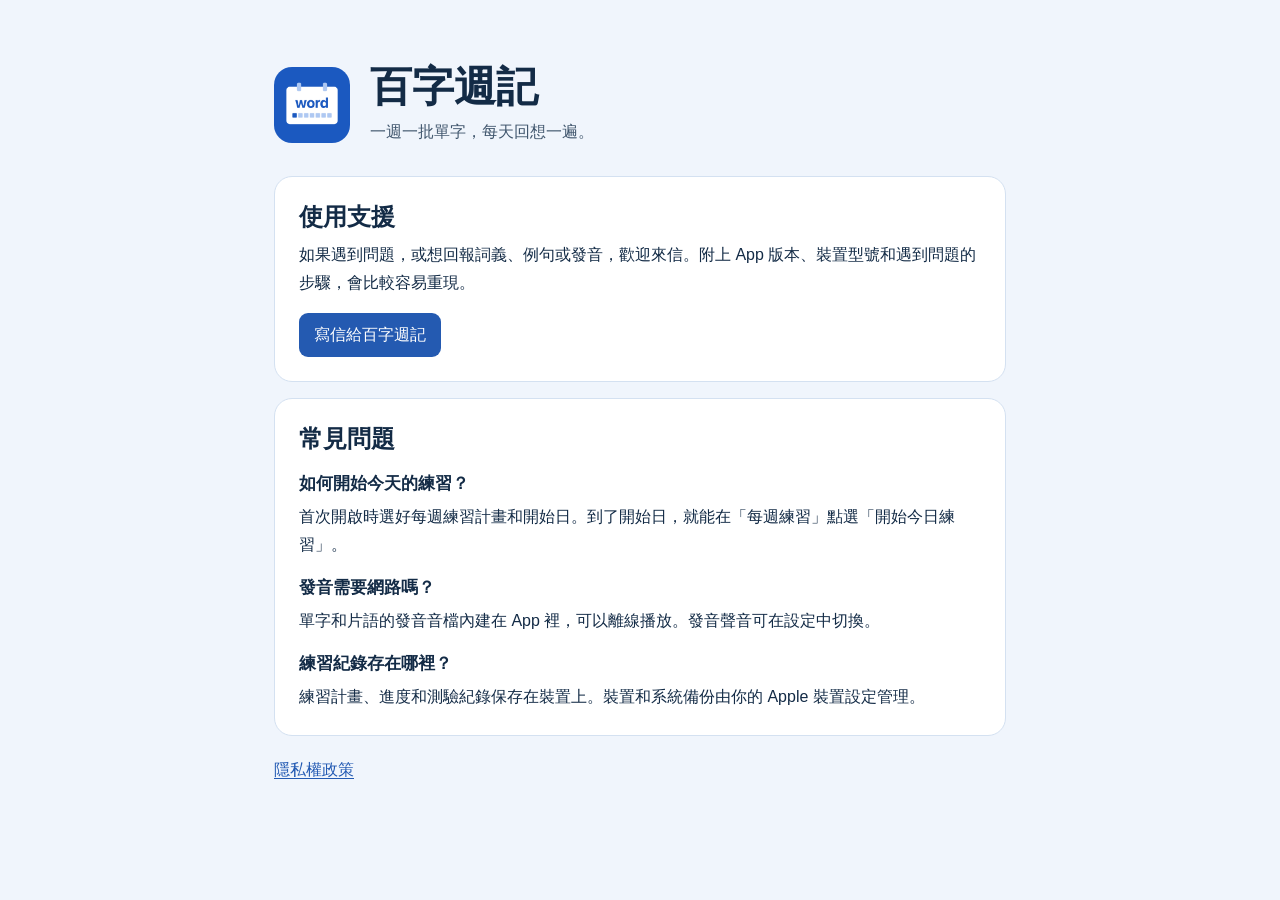
<file: wordweek/index.html>
<!doctype html>
<html lang="zh-Hant">
<head>
  <meta charset="utf-8">
  <meta name="viewport" content="width=device-width, initial-scale=1">
  <meta name="description" content="百字週記的使用支援與聯絡方式。">
  <title>百字週記｜使用支援</title>
  <link rel="stylesheet" href="style.css">
</head>
<body>
  <main>
    <header>
      <img src="icon.png" width="76" height="76" alt="">
      <div>
        <h1>百字週記</h1>
        <p>一週一批單字，每天回想一遍。</p>
      </div>
    </header>
    <section>
      <h2>使用支援</h2>
      <p>如果遇到問題，或想回報詞義、例句或發音，歡迎來信。附上 App 版本、裝置型號和遇到問題的步驟，會比較容易重現。</p>
      <p><a class="contact" href="mailto:thisis.chenwei@gmail.com?subject=%E7%99%BE%E5%AD%97%E9%80%B1%E8%A8%98">寫信給百字週記</a></p>
    </section>
    <section>
      <h2>常見問題</h2>
      <h3>如何開始今天的練習？</h3>
      <p>首次開啟時選好每週練習計畫和開始日。到了開始日，就能在「每週練習」點選「開始今日練習」。</p>
      <h3>發音需要網路嗎？</h3>
      <p>單字和片語的發音音檔內建在 App 裡，可以離線播放。發音聲音可在設定中切換。</p>
      <h3>練習紀錄存在哪裡？</h3>
      <p>練習計畫、進度和測驗紀錄保存在裝置上。裝置和系統備份由你的 Apple 裝置設定管理。</p>
    </section>
    <footer>
      <a href="privacy.html">隱私權政策</a>
    </footer>
  </main>
</body>
</html>
</file>
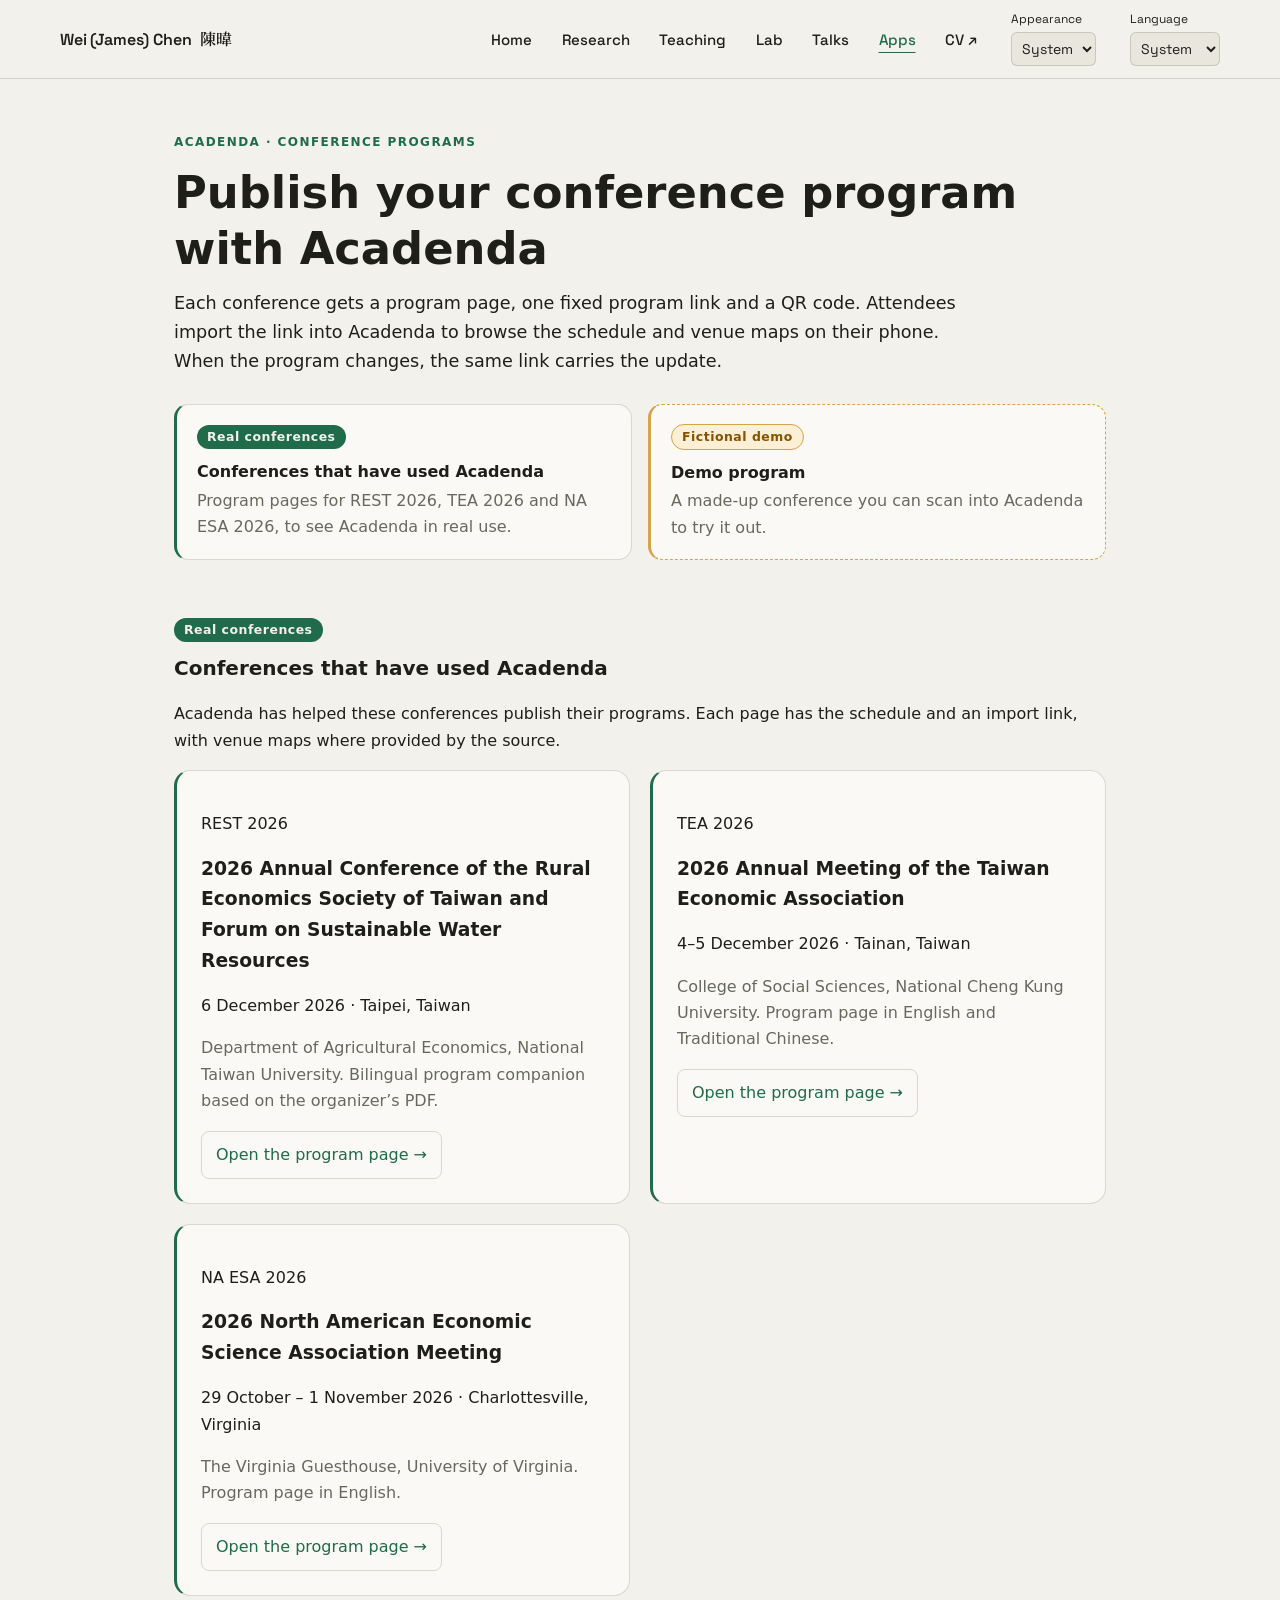
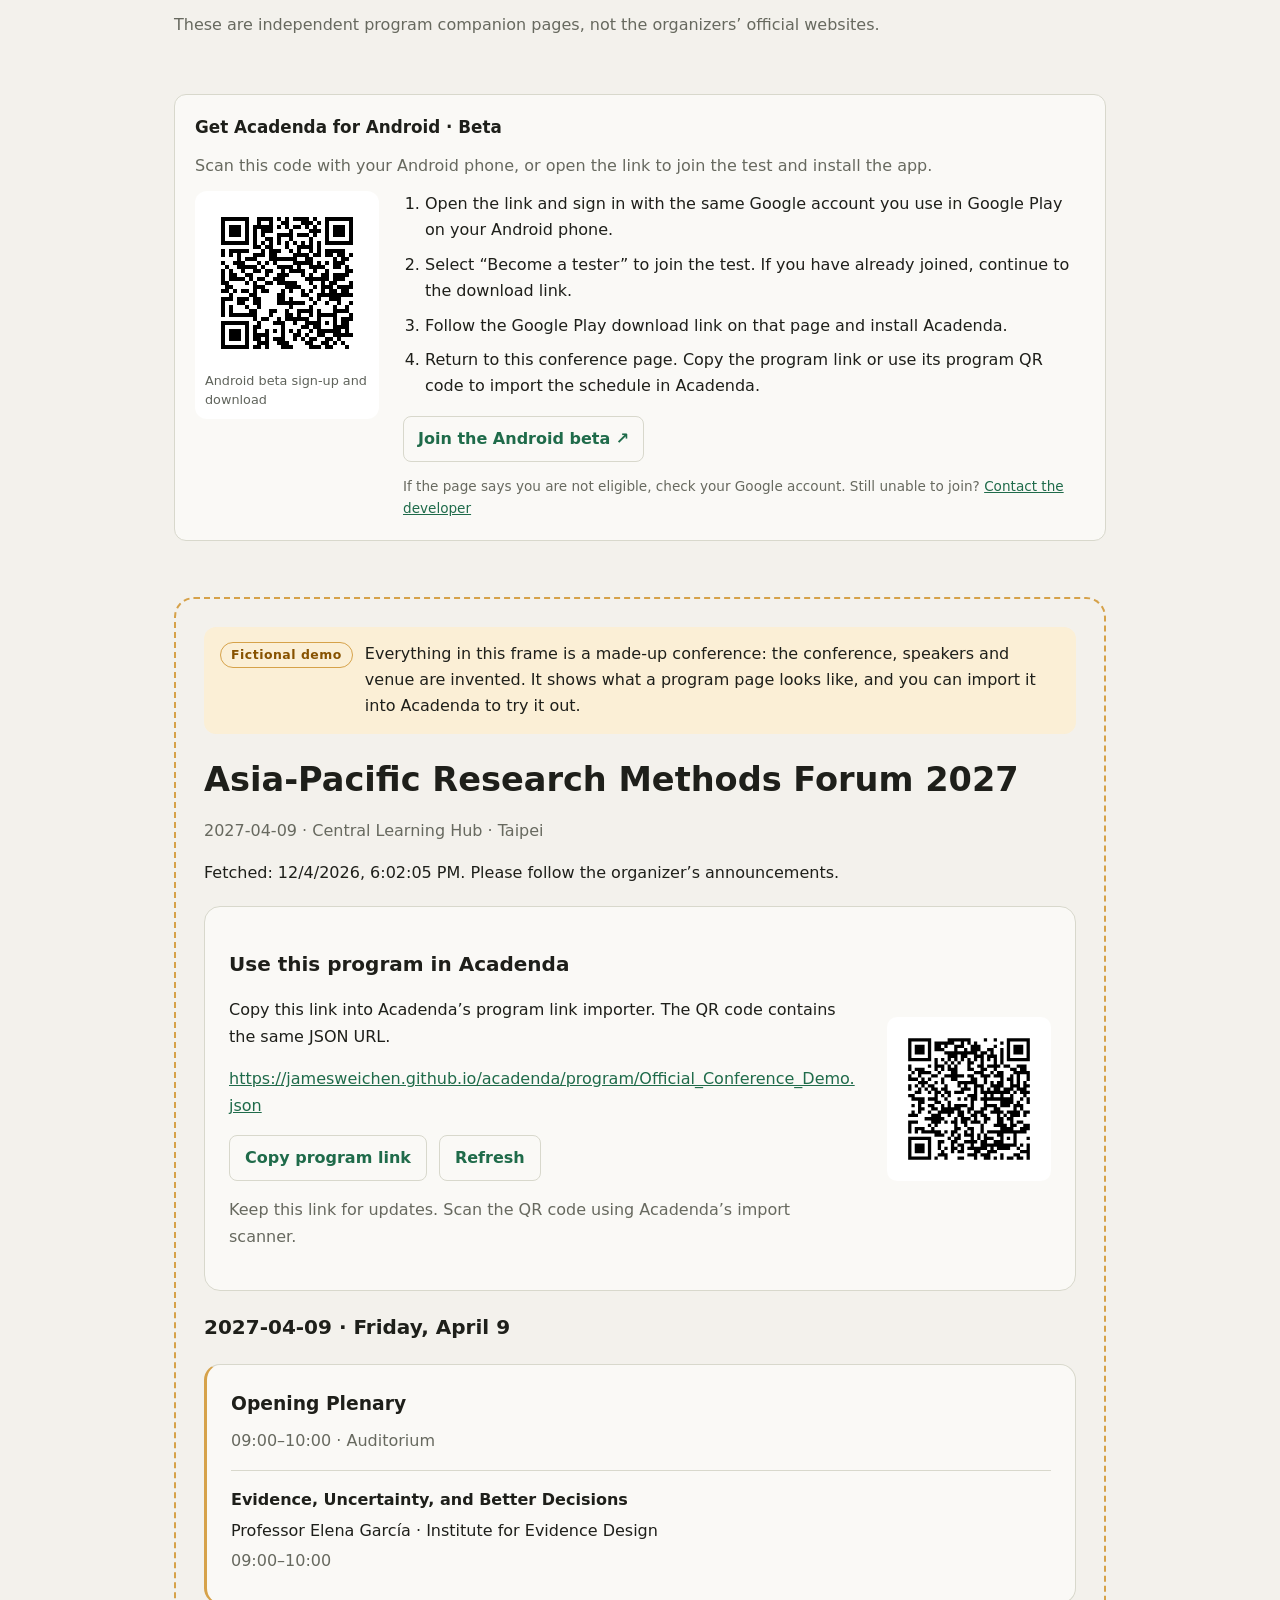
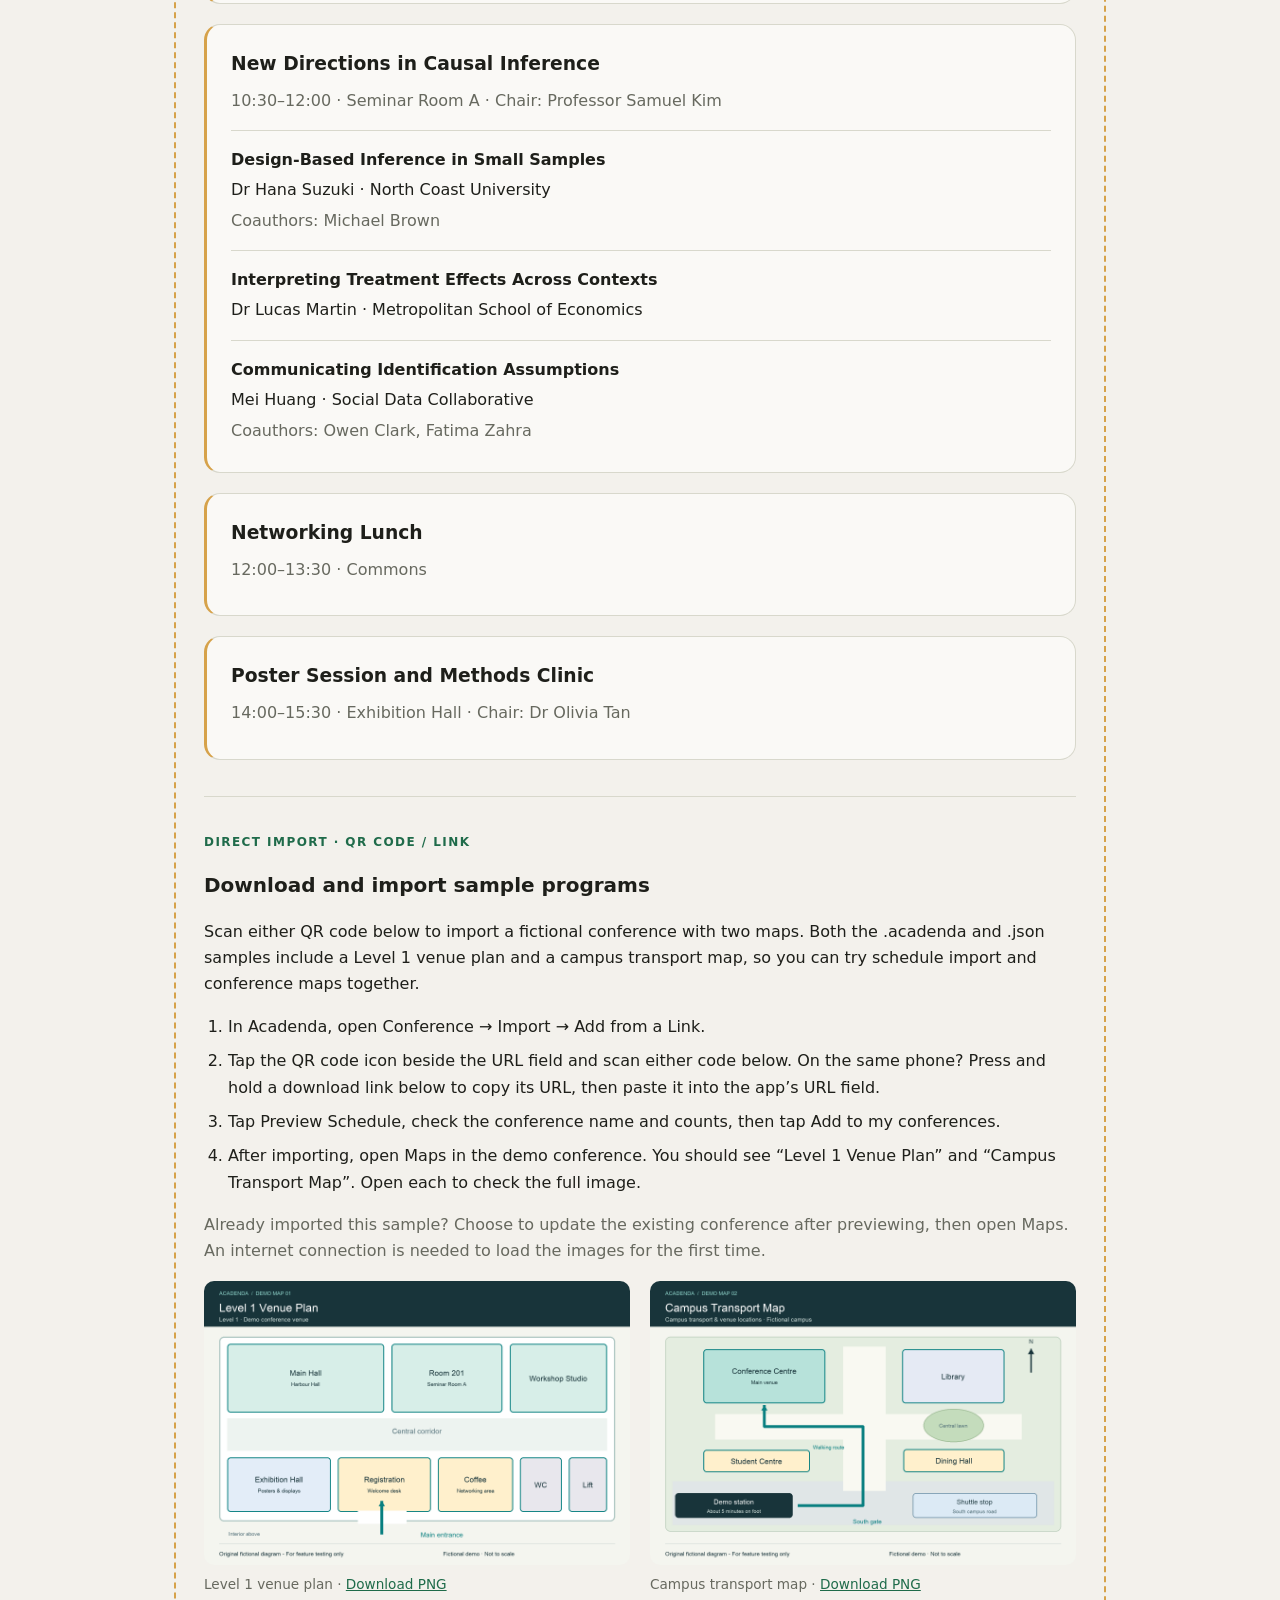
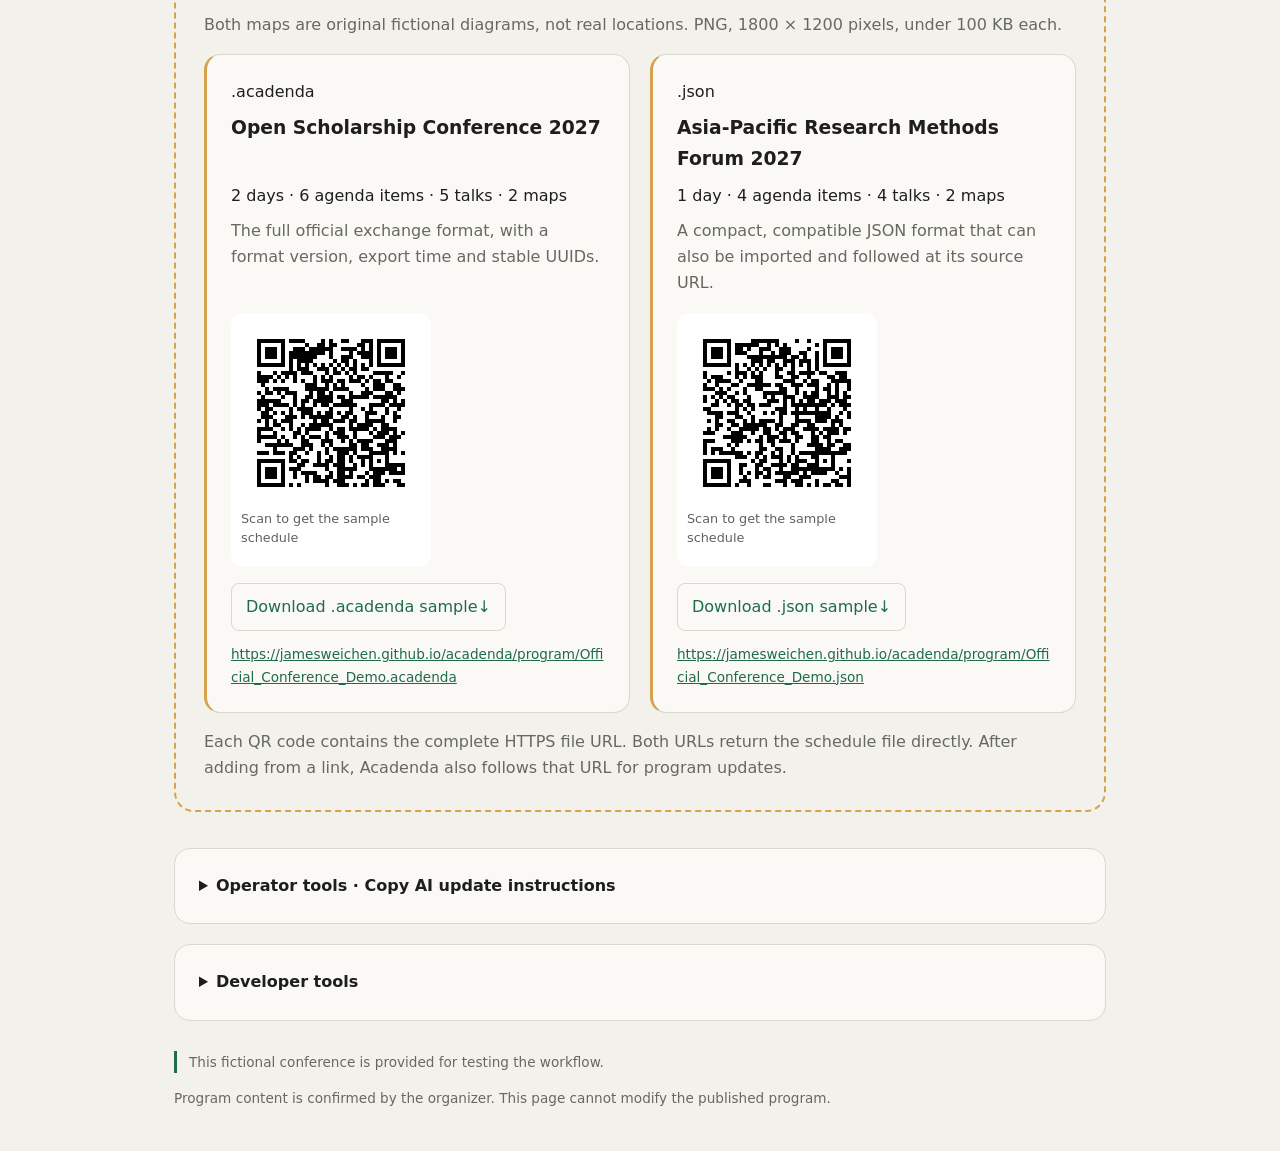
<file: acadenda/conferences/official-demo/index.html>
<!doctype html>
<html lang="zh-Hant">
<head>
<meta charset="utf-8"><meta name="viewport" content="width=device-width,initial-scale=1">
<title data-i18n="Acadenda 會議議程">Acadenda 會議議程</title>
<meta name="description" content="用 Acadenda 發布會議議程：已使用 Acadenda 的真實會議，以及可以直接匯入試用的虛構示範議程。">
<script src="../../../site-preferences.js"></script>
<script src="../assets/preferences.js"></script>
<script src="../assets/translations.js?v=20261112-1"></script>
<link rel="stylesheet" href="../assets/style.css?v=20261112-1">
<link rel="stylesheet" href="../../../preferences.css"><link rel="stylesheet" href="../../../site-header.css">
<link rel="stylesheet" href="https://fonts.googleapis.com/css2?family=Noto+Sans+TC:wght@400;500;600;700&amp;family=Noto+Serif+TC:wght@600&amp;family=Space+Grotesk:wght@400;500;600;700&amp;display=swap">
<script src="../../../data.js?v=20261031-1" defer></script>
<script src="../../../site-header.js?v=20261031-1" defer></script>
<script src="../assets/app.js?v=20261112-1" defer></script>
<link rel="stylesheet" href="../../android-beta.css?v=20261123-1">
<script src="../../android-beta.js?v=20261123-1" defer></script>
<link rel="stylesheet" href="../../qr-cards.css?v=20261123-1">
</head>
<body>
<div id="shared-site-header" data-root="../../../" data-kind="conference"></div>
<main>
<noscript>請啟用 JavaScript 以顯示議程，或直接開啟 <a href="../../program/Official_Conference_Demo.json" data-i18n="議程 JSON">議程 JSON</a>。</noscript>

<!-- Page introduction: says up front that the page has real conferences and one fictional demo. -->
<header class="page-intro" data-sample-language="zh" hidden>
<p class="eyebrow">ACADENDA · 會議議程</p>
<h1>用 Acadenda 發布會議議程</h1>
<p class="lead">主辦方提供議程後，會得到一個議程頁面、一個固定的議程連結和 QR Code。與會者把連結匯入 Acadenda，就能在手機上查議程、看會場地圖；議程有更新時，沿用同一個連結。</p>
<nav class="page-parts" aria-label="本頁內容">
  <a class="page-part" href="#real-conferences-zh"><span class="badge badge-real">真實會議</span><strong>已使用 Acadenda 的會議</strong><span class="page-part-text">REST 2026、TEA 2026 和 NA ESA 2026 的議程頁面，看看實際使用的樣子。</span></a>
  <a class="page-part page-part-demo" href="#demo"><span class="badge badge-demo">虛構示範</span><strong>示範議程</strong><span class="page-part-text">一場虛構的會議，可以掃描 QR Code 匯入 Acadenda 試用。</span></a>
</nav>
</header>
<header class="page-intro" data-sample-language="en" hidden>
<p class="eyebrow">ACADENDA · CONFERENCE PROGRAMS</p>
<h1>Publish your conference program with Acadenda</h1>
<p class="lead">Each conference gets a program page, one fixed program link and a QR code. Attendees import the link into Acadenda to browse the schedule and venue maps on their phone. When the program changes, the same link carries the update.</p>
<nav class="page-parts" aria-label="On this page">
  <a class="page-part" href="#real-conferences-en"><span class="badge badge-real">Real conferences</span><strong>Conferences that have used Acadenda</strong><span class="page-part-text">Program pages for REST 2026, TEA 2026 and NA ESA 2026, to see Acadenda in real use.</span></a>
  <a class="page-part page-part-demo" href="#demo"><span class="badge badge-demo">Fictional demo</span><strong>Demo program</strong><span class="page-part-text">A made-up conference you can scan into Acadenda to try it out.</span></a>
</nav>
</header>

<!-- Real conferences. Add a card in both languages when a new conference page goes live. -->
<section class="real-conferences" data-sample-language="zh" hidden id="real-conferences-zh" aria-labelledby="real-conferences-title-zh">
<span class="badge badge-real">真實會議</span>
<h2 id="real-conferences-title-zh">已使用 Acadenda 的會議</h2>
<p class="qr-intro">Acadenda 曾協助以下會議發布議程。每個頁面都有議程和匯入連結，並提供來源中可取得的會場地圖。</p>
<div class="qr-samples-grid"><article class="qr-sample-card" aria-labelledby="real-rest-title-zh">
  <p class="qr-format">REST 2026</p>
  <h3 id="real-rest-title-zh">2026年臺灣農村經濟學會年會暨學術研討會及永續水資源論壇</h3>
  <p class="qr-sample-counts">2026 年 12 月 6 日 · 臺北</p>
  <p class="qr-sample-description">國立臺灣大學農業經濟學系。依主辦單位 PDF 整理的中英雙語議程頁面。</p>
  <a class="button-link qr-download" href="../../../rest-2026/">開啟議程頁面&nbsp;<span aria-hidden="true">→</span></a>
</article><article class="qr-sample-card" aria-labelledby="real-tea-title-zh">
  <p class="qr-format">TEA 2026</p>
  <h3 id="real-tea-title-zh">台灣經濟學會 2026 年年會</h3>
  <p class="qr-sample-counts">2026 年 12 月 4–5 日 · 臺南</p>
  <p class="qr-sample-description">國立成功大學社會科學院。中英雙語議程頁面。</p>
  <a class="button-link qr-download" href="../../../tea-2026/">開啟議程頁面&nbsp;<span aria-hidden="true">→</span></a>
</article><article class="qr-sample-card" aria-labelledby="real-na-esa-title-zh">
  <p class="qr-format">NA ESA 2026</p>
  <h3 id="real-na-esa-title-zh">2026 North American Economic Science Association Meeting</h3>
  <p class="qr-sample-counts">2026 年 10 月 29 日至 11 月 1 日 · 美國維吉尼亞州夏洛茨維爾</p>
  <p class="qr-sample-description">維吉尼亞大學 Virginia Guesthouse。英文議程頁面。</p>
  <a class="button-link qr-download" href="../../../na-esa-2026/">開啟議程頁面&nbsp;<span aria-hidden="true">→</span></a>
</article></div>
<p class="qr-footnote">以上皆為獨立製作的議程輔助頁面，並非主辦單位的官方網站。</p>
</section>
<section class="real-conferences" data-sample-language="en" hidden id="real-conferences-en" aria-labelledby="real-conferences-title-en">
<span class="badge badge-real">Real conferences</span>
<h2 id="real-conferences-title-en">Conferences that have used Acadenda</h2>
<p class="qr-intro">Acadenda has helped these conferences publish their programs. Each page has the schedule and an import link, with venue maps where provided by the source.</p>
<div class="qr-samples-grid"><article class="qr-sample-card" aria-labelledby="real-rest-title-en">
  <p class="qr-format">REST 2026</p>
  <h3 id="real-rest-title-en">2026 Annual Conference of the Rural Economics Society of Taiwan and Forum on Sustainable Water Resources</h3>
  <p class="qr-sample-counts">6 December 2026 · Taipei, Taiwan</p>
  <p class="qr-sample-description">Department of Agricultural Economics, National Taiwan University. Bilingual program companion based on the organizer’s PDF.</p>
  <a class="button-link qr-download" href="../../../rest-2026/">Open the program page&nbsp;<span aria-hidden="true">→</span></a>
</article><article class="qr-sample-card" aria-labelledby="real-tea-title-en">
  <p class="qr-format">TEA 2026</p>
  <h3 id="real-tea-title-en">2026 Annual Meeting of the Taiwan Economic Association</h3>
  <p class="qr-sample-counts">4–5 December 2026 · Tainan, Taiwan</p>
  <p class="qr-sample-description">College of Social Sciences, National Cheng Kung University. Program page in English and Traditional Chinese.</p>
  <a class="button-link qr-download" href="../../../tea-2026/">Open the program page&nbsp;<span aria-hidden="true">→</span></a>
</article><article class="qr-sample-card" aria-labelledby="real-na-esa-title-en">
  <p class="qr-format">NA ESA 2026</p>
  <h3 id="real-na-esa-title-en">2026 North American Economic Science Association Meeting</h3>
  <p class="qr-sample-counts">29 October – 1 November 2026 · Charlottesville, Virginia</p>
  <p class="qr-sample-description">The Virginia Guesthouse, University of Virginia. Program page in English.</p>
  <a class="button-link qr-download" href="../../../na-esa-2026/">Open the program page&nbsp;<span aria-hidden="true">→</span></a>
</article></div>
<p class="qr-footnote">These are independent program companion pages, not the organizers’ official websites.</p>
</section>

<article data-acadenda-android-beta><h3>Acadenda for Android · Beta</h3><a href="https://play.google.com/apps/testing/org.acadenda.android" rel="noopener">Join the Android beta on Google Play ↗</a></article>

<!-- Fictional demo conference: everything inside this frame comes from Official_Conference_Demo.json. -->
<section id="demo" class="demo-zone" aria-labelledby="title">
<div class="demo-banner" data-sample-language="zh" hidden><span class="badge badge-demo">虛構示範</span><p>以下是一場虛構的會議，會議、講者和會場都是編出來的。它示範議程頁面的樣子，也可以匯入 Acadenda 測試。</p></div>
<div class="demo-banner" data-sample-language="en" hidden><span class="badge badge-demo">Fictional demo</span><p>Everything in this frame is a made-up conference: the conference, speakers and venue are invented. It shows what a program page looks like, and you can import it into Acadenda to try it out.</p></div>
<h2 id="title" class="demo-title" data-i18n="載入議程中…">載入議程中…</h2>
<p id="details"></p>
<p id="status" role="status" aria-live="polite"></p>
<section class="access" id="access" hidden>
<div><h2 data-i18n="在 Acadenda 使用議程">在 Acadenda 使用議程</h2><p data-i18n="複製下方連結，貼到 Acadenda 的議程連結匯入功能。QR Code 包含同一個 JSON 網址。">複製下方連結，貼到 Acadenda 的議程連結匯入功能。QR Code 包含同一個 JSON 網址。</p>
<a id="program-link" rel="noopener" data-i18n="議程 JSON">議程 JSON</a><div class="buttons"><button id="copy-link" data-i18n="複製議程連結">複製議程連結</button><button id="refresh" data-i18n="重新載入">重新載入</button></div>
<p class="muted" data-i18n="更新時使用原連結。掃描 QR Code 包含議程網址，可在 Acadenda 的掃描匯入功能使用。">更新時使用原連結。掃描 QR Code 包含議程網址，可在 Acadenda 的掃描匯入功能使用。</p></div>
<img src="qrcode.svg" alt="議程 JSON 連結 QR Code" data-i18n-alt="議程 JSON 連結 QR Code" width="164" height="164">
</section>
<div id="schedule"></div>
<section id="maps" hidden><h2 data-i18n="會場地圖">會場地圖</h2><div id="map-links"></div></section>
<section class="guide-qr" data-sample-language="zh" hidden id="qr-samples-zh" aria-labelledby="qr-samples-title-zh">
<p class="eyebrow">直接匯入 · QR CODE / 連結</p>
<h2 id="qr-samples-title-zh">下載與匯入示範議程</h2>
<p class="qr-intro">掃描下方任一 QR Code，匯入附有兩張地圖的虛構會議範例。.acadenda 與 .json 兩種格式都包含「一樓會場配置圖」和「校園交通圖」，可用來測試議程匯入與會議地圖功能。</p>
<ol class="qr-instructions"><li>在 Acadenda 的「會議」分頁點「匯入」，選擇「從連結加入」。</li><li>點網址欄旁的 QR Code 圖示，掃描下方任一 QR Code。若正在同一支手機閱讀，長按下方下載連結複製網址，再貼到 App 的網址欄。</li><li>點「預覽行程」，確認會議名稱和項目數，再點「加入我的會議」。</li><li>匯入後開啟示範會議的「地圖」，應看到「Level 1 Venue Plan」（一樓會場配置圖）與「Campus Transport Map」（校園交通圖），點選任一張確認完整圖片。</li></ol><p class="qr-footnote">若已匯入過這份範例，請在預覽後選擇更新既有會議，再開啟「地圖」。首次載入圖片需要網路。</p><div class="map-previews"><figure><a href="https://jamesweichen.github.io/acadenda/images/maps/demo-venue-level-1-en.png" target="_blank" rel="noreferrer"><img src="../../images/maps/demo-venue-level-1-en.png" width="1800" height="1200" alt="一樓會場配置圖" loading="lazy"></a><figcaption>一樓會場配置圖 · <a href="https://jamesweichen.github.io/acadenda/images/maps/demo-venue-level-1-en.png" download>下載 PNG</a></figcaption></figure><figure><a href="https://jamesweichen.github.io/acadenda/images/maps/demo-campus-transport-en.png" target="_blank" rel="noreferrer"><img src="../../images/maps/demo-campus-transport-en.png" width="1800" height="1200" alt="校園交通圖" loading="lazy"></a><figcaption>校園交通圖 · <a href="https://jamesweichen.github.io/acadenda/images/maps/demo-campus-transport-en.png" download>下載 PNG</a></figcaption></figure></div><p class="map-demo-note">兩張地圖均為原創虛構示意圖，非真實地點；PNG，1800 × 1200 像素，每張小於 100 KB。</p>
<div class="qr-samples-grid"><article class="qr-sample-card" aria-labelledby="sample-acadenda-title-zh">
  <p class="qr-format">.acadenda</p>
  <h3 id="sample-acadenda-title-zh">Open Scholarship Conference 2027</h3>
  <p class="qr-sample-counts">2 天 · 6 個議程項目 · 5 場演講 · 2 張地圖</p>
  <p class="qr-sample-description">完整的官方交換格式，包含格式版本、匯出時間和穩定 UUID。</p>
  <figure class="qr-sample-code">
    <a href="../../images/qr/official-demo-acadenda.png" target="_blank" rel="noreferrer" aria-label="放大 .acadenda 範例 QR Code"><img src="../../images/qr/official-demo-acadenda.png" width="450" height="450" alt="指向 Official_Conference_Demo.acadenda HTTPS 下載網址的 QR Code" loading="lazy"></a>
    <figcaption>掃描此碼取得範例行程</figcaption>
  </figure>
  <a class="button-link qr-download" href="https://jamesweichen.github.io/acadenda/program/Official_Conference_Demo.acadenda" download="Official_Conference_Demo.acadenda">下載 .acadenda 範例 <span aria-hidden="true">↓</span></a>
  <a class="qr-file-url" href="https://jamesweichen.github.io/acadenda/program/Official_Conference_Demo.acadenda">https://jamesweichen.github.io/acadenda/program/Official_Conference_Demo.acadenda</a>
</article><article class="qr-sample-card" aria-labelledby="sample-json-title-zh">
  <p class="qr-format">.json</p>
  <h3 id="sample-json-title-zh">Asia-Pacific Research Methods Forum 2027</h3>
  <p class="qr-sample-counts json-sample-counts">1 天 · 4 個議程項目 · 4 場演講 · 2 張地圖</p>
  <p class="qr-sample-description">精簡的相容 JSON 格式，同樣可匯入並追蹤來源網址。</p>
  <figure class="qr-sample-code">
    <a href="../../images/qr/official-demo-json.png" target="_blank" rel="noreferrer" aria-label="放大 .json 範例 QR Code"><img src="../../images/qr/official-demo-json.png" width="450" height="450" alt="指向 Official_Conference_Demo.json HTTPS 下載網址的 QR Code" loading="lazy"></a>
    <figcaption>掃描此碼取得範例行程</figcaption>
  </figure>
  <a class="button-link qr-download" href="https://jamesweichen.github.io/acadenda/program/Official_Conference_Demo.json" download="Official_Conference_Demo.json">下載 .json 範例 <span aria-hidden="true">↓</span></a>
  <a class="qr-file-url" href="https://jamesweichen.github.io/acadenda/program/Official_Conference_Demo.json">https://jamesweichen.github.io/acadenda/program/Official_Conference_Demo.json</a>
</article></div>
<p class="qr-footnote">每個 QR Code 的內容都是完整的 HTTPS 檔案網址。兩個下載網址會直接回傳行程檔；從連結加入後，Acadenda 也會追蹤該網址的議程更新。</p>
</section>
<section class="guide-qr" data-sample-language="en" hidden id="qr-samples-en" aria-labelledby="qr-samples-title-en">
<p class="eyebrow">DIRECT IMPORT · QR CODE / LINK</p>
<h2 id="qr-samples-title-en">Download and import sample programs</h2>
<p class="qr-intro">Scan either QR code below to import a fictional conference with two maps. Both the .acadenda and .json samples include a Level 1 venue plan and a campus transport map, so you can try schedule import and conference maps together.</p>
<ol class="qr-instructions"><li>In Acadenda, open Conference → Import → Add from a Link.</li><li>Tap the QR code icon beside the URL field and scan either code below. On the same phone? Press and hold a download link below to copy its URL, then paste it into the app’s URL field.</li><li>Tap Preview Schedule, check the conference name and counts, then tap Add to my conferences.</li><li>After importing, open Maps in the demo conference. You should see “Level 1 Venue Plan” and “Campus Transport Map”. Open each to check the full image.</li></ol><p class="qr-footnote">Already imported this sample? Choose to update the existing conference after previewing, then open Maps. An internet connection is needed to load the images for the first time.</p><div class="map-previews"><figure><a href="https://jamesweichen.github.io/acadenda/images/maps/demo-venue-level-1-en.png" target="_blank" rel="noreferrer"><img src="../../images/maps/demo-venue-level-1-en.png" width="1800" height="1200" alt="Level 1 venue plan" loading="lazy"></a><figcaption>Level 1 venue plan · <a href="https://jamesweichen.github.io/acadenda/images/maps/demo-venue-level-1-en.png" download>Download PNG</a></figcaption></figure><figure><a href="https://jamesweichen.github.io/acadenda/images/maps/demo-campus-transport-en.png" target="_blank" rel="noreferrer"><img src="../../images/maps/demo-campus-transport-en.png" width="1800" height="1200" alt="Campus transport map" loading="lazy"></a><figcaption>Campus transport map · <a href="https://jamesweichen.github.io/acadenda/images/maps/demo-campus-transport-en.png" download>Download PNG</a></figcaption></figure></div><p class="map-demo-note">Both maps are original fictional diagrams, not real locations. PNG, 1800 × 1200 pixels, under 100 KB each.</p>
<div class="qr-samples-grid"><article class="qr-sample-card" aria-labelledby="sample-acadenda-title-en">
  <p class="qr-format">.acadenda</p>
  <h3 id="sample-acadenda-title-en">Open Scholarship Conference 2027</h3>
  <p class="qr-sample-counts">2 days · 6 agenda items · 5 talks · 2 maps</p>
  <p class="qr-sample-description">The full official exchange format, with a format version, export time and stable UUIDs.</p>
  <figure class="qr-sample-code">
    <a href="../../images/qr/official-demo-acadenda.png" target="_blank" rel="noreferrer" aria-label="Enlarge the .acadenda sample QR code"><img src="../../images/qr/official-demo-acadenda.png" width="450" height="450" alt="QR code for the HTTPS download URL of Official_Conference_Demo.acadenda" loading="lazy"></a>
    <figcaption>Scan to get the sample schedule</figcaption>
  </figure>
  <a class="button-link qr-download" href="https://jamesweichen.github.io/acadenda/program/Official_Conference_Demo.acadenda" download="Official_Conference_Demo.acadenda">Download .acadenda sample <span aria-hidden="true">↓</span></a>
  <a class="qr-file-url" href="https://jamesweichen.github.io/acadenda/program/Official_Conference_Demo.acadenda">https://jamesweichen.github.io/acadenda/program/Official_Conference_Demo.acadenda</a>
</article><article class="qr-sample-card" aria-labelledby="sample-json-title-en">
  <p class="qr-format">.json</p>
  <h3 id="sample-json-title-en">Asia-Pacific Research Methods Forum 2027</h3>
  <p class="qr-sample-counts json-sample-counts">1 day · 4 agenda items · 4 talks · 2 maps</p>
  <p class="qr-sample-description">A compact, compatible JSON format that can also be imported and followed at its source URL.</p>
  <figure class="qr-sample-code">
    <a href="../../images/qr/official-demo-json.png" target="_blank" rel="noreferrer" aria-label="Enlarge the .json sample QR code"><img src="../../images/qr/official-demo-json.png" width="450" height="450" alt="QR code for the HTTPS download URL of Official_Conference_Demo.json" loading="lazy"></a>
    <figcaption>Scan to get the sample schedule</figcaption>
  </figure>
  <a class="button-link qr-download" href="https://jamesweichen.github.io/acadenda/program/Official_Conference_Demo.json" download="Official_Conference_Demo.json">Download .json sample <span aria-hidden="true">↓</span></a>
  <a class="qr-file-url" href="https://jamesweichen.github.io/acadenda/program/Official_Conference_Demo.json">https://jamesweichen.github.io/acadenda/program/Official_Conference_Demo.json</a>
</article></div>
<p class="qr-footnote">Each QR code contains the complete HTTPS file URL. Both URLs return the schedule file directly. After adding from a link, Acadenda also follows that URL for program updates.</p>
</section>
</section>

<details id="operator" hidden><summary data-i18n="營運工具 · 複製 AI 更新指令">營運工具 · 複製 AI 更新指令</summary>
<p data-i18n="按下按鈕會重新讀取目前已發布的 JSON，再連同固定規則與修改要求一起複製。此頁面沒有上傳或發布權限。">按下按鈕會重新讀取目前已發布的 JSON，再連同固定規則與修改要求一起複製。此頁面沒有上傳或發布權限。</p>
<label for="changes" data-i18n="本次修改要求">本次修改要求</label><textarea id="changes" rows="5" placeholder="例如：將 Design-Based Inference 改到 14:00，保留其他內容。" data-i18n-placeholder="例如：將 Design-Based Inference 改到 14:00，保留其他內容。"></textarea>
<button id="copy-prompt" data-i18n="複製更新指令＋目前 JSON">複製更新指令＋目前 JSON</button>
<label for="copy-fallback" id="fallback-label" hidden data-i18n="自動複製不可用，請全選以下內容後複製：">自動複製不可用，請全選以下內容後複製：</label>
<textarea id="copy-fallback" rows="10" readonly hidden></textarea>
</details>
<details id="developer-tools"><summary data-i18n="開發者工具">開發者工具</summary>
<p data-i18n="輸入示範密碼後，會把三處臨時變動直接寫入示範 JSON 並推送到 GitHub。約一分鐘後 GitHub Pages 更新，再到 App 更新既有會議，即可用同一個連結測試新內容。還原會回到原始版本。">輸入示範密碼後，會把三處臨時變動直接寫入示範 JSON 並推送到 GitHub。約一分鐘後 GitHub Pages 更新，再到 App 更新既有會議，即可用同一個連結測試新內容。還原會回到原始版本。</p>
<div class="buttons demo-server"><input class="demo-password" type="password" autocomplete="off" data-i18n-aria-label="示範密碼" aria-label="示範密碼" data-i18n-placeholder="示範密碼" placeholder="示範密碼"><button class="demo-server-button demo-apply-button" type="button" data-i18n="套用測試更新到線上">套用測試更新到線上</button><button class="demo-server-button demo-restore-button" type="button" data-i18n="還原線上版本">還原線上版本</button></div>
<p id="demo-server-status" role="status" aria-live="polite"></p>
</details>
<footer><p id="sample-note" hidden data-i18n="這是虛構的示範會議，供測試與檢查操作流程使用。">這是虛構的示範會議，供測試與檢查操作流程使用。</p><span data-i18n="議程內容由會議提供方確認；此頁面不會修改正式議程。">議程內容由會議提供方確認；此頁面不會修改正式議程。</span></footer>
</main>
</body></html>
</file>
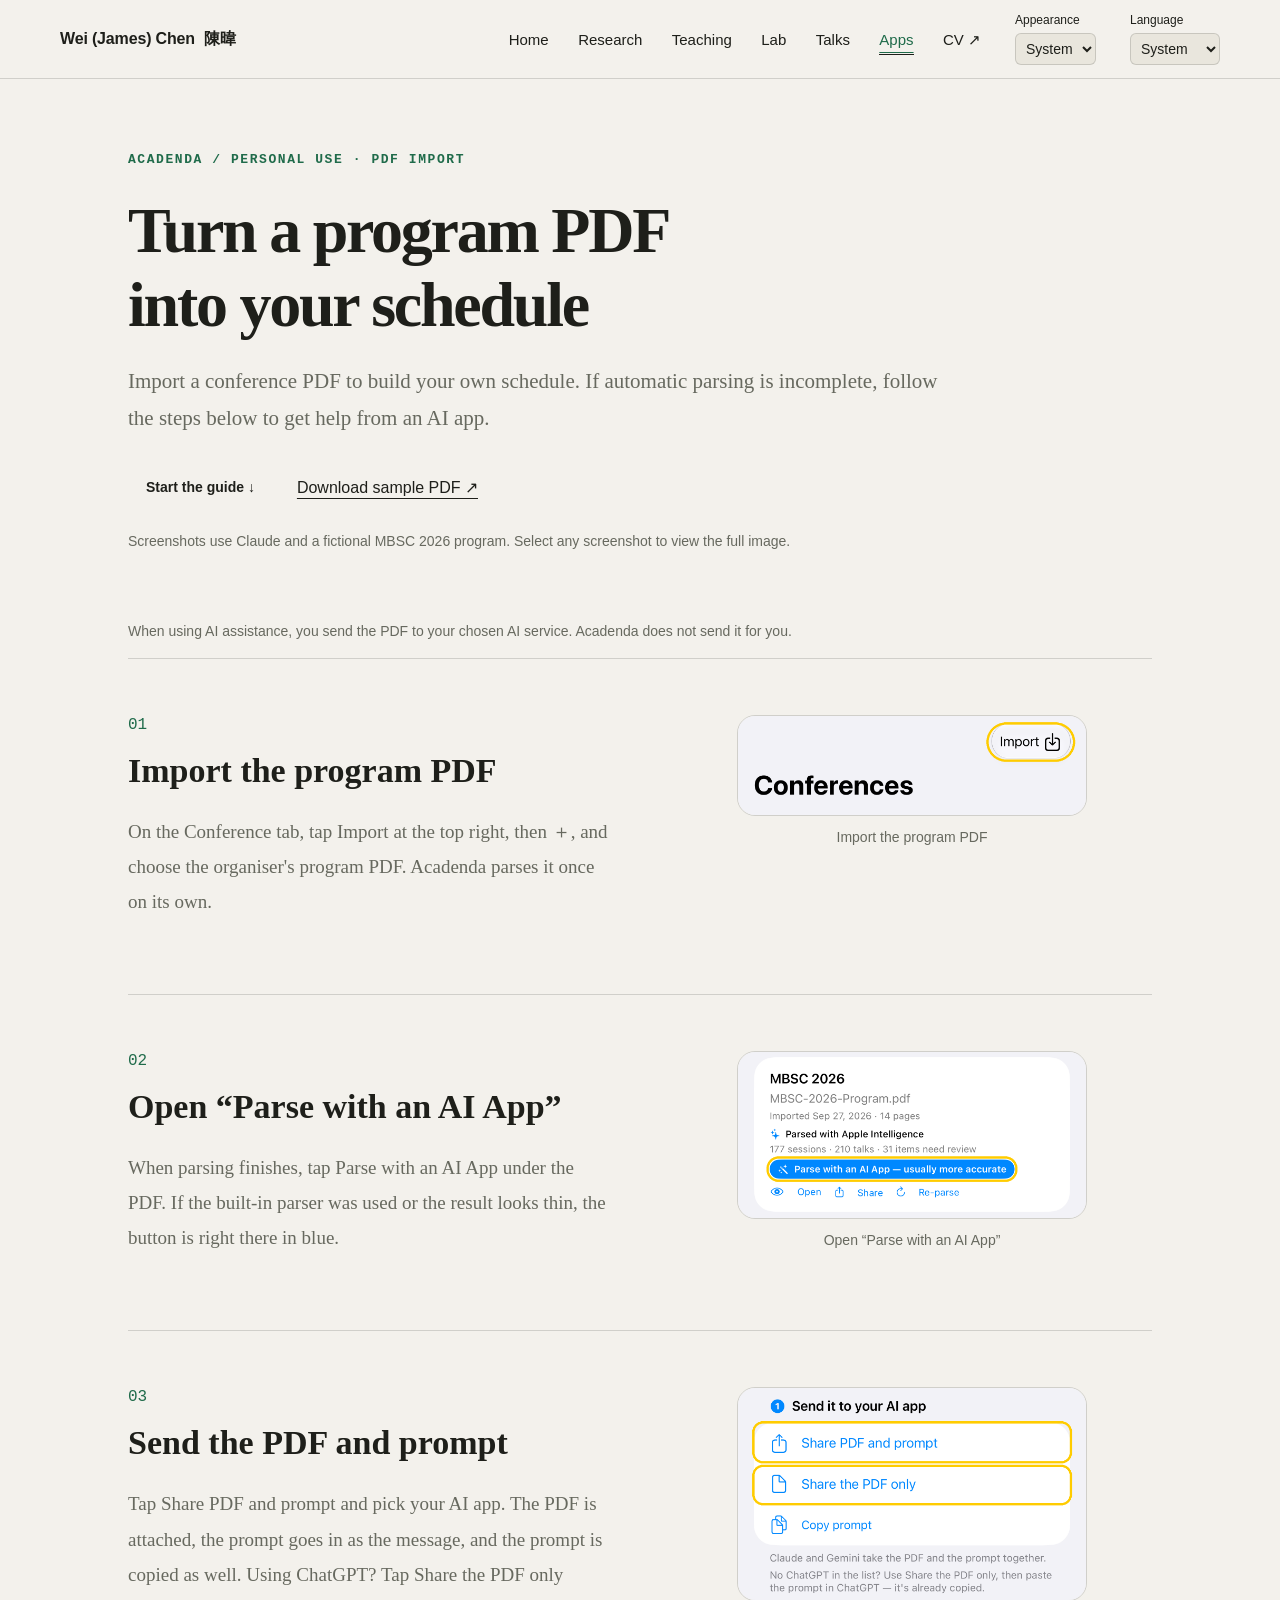
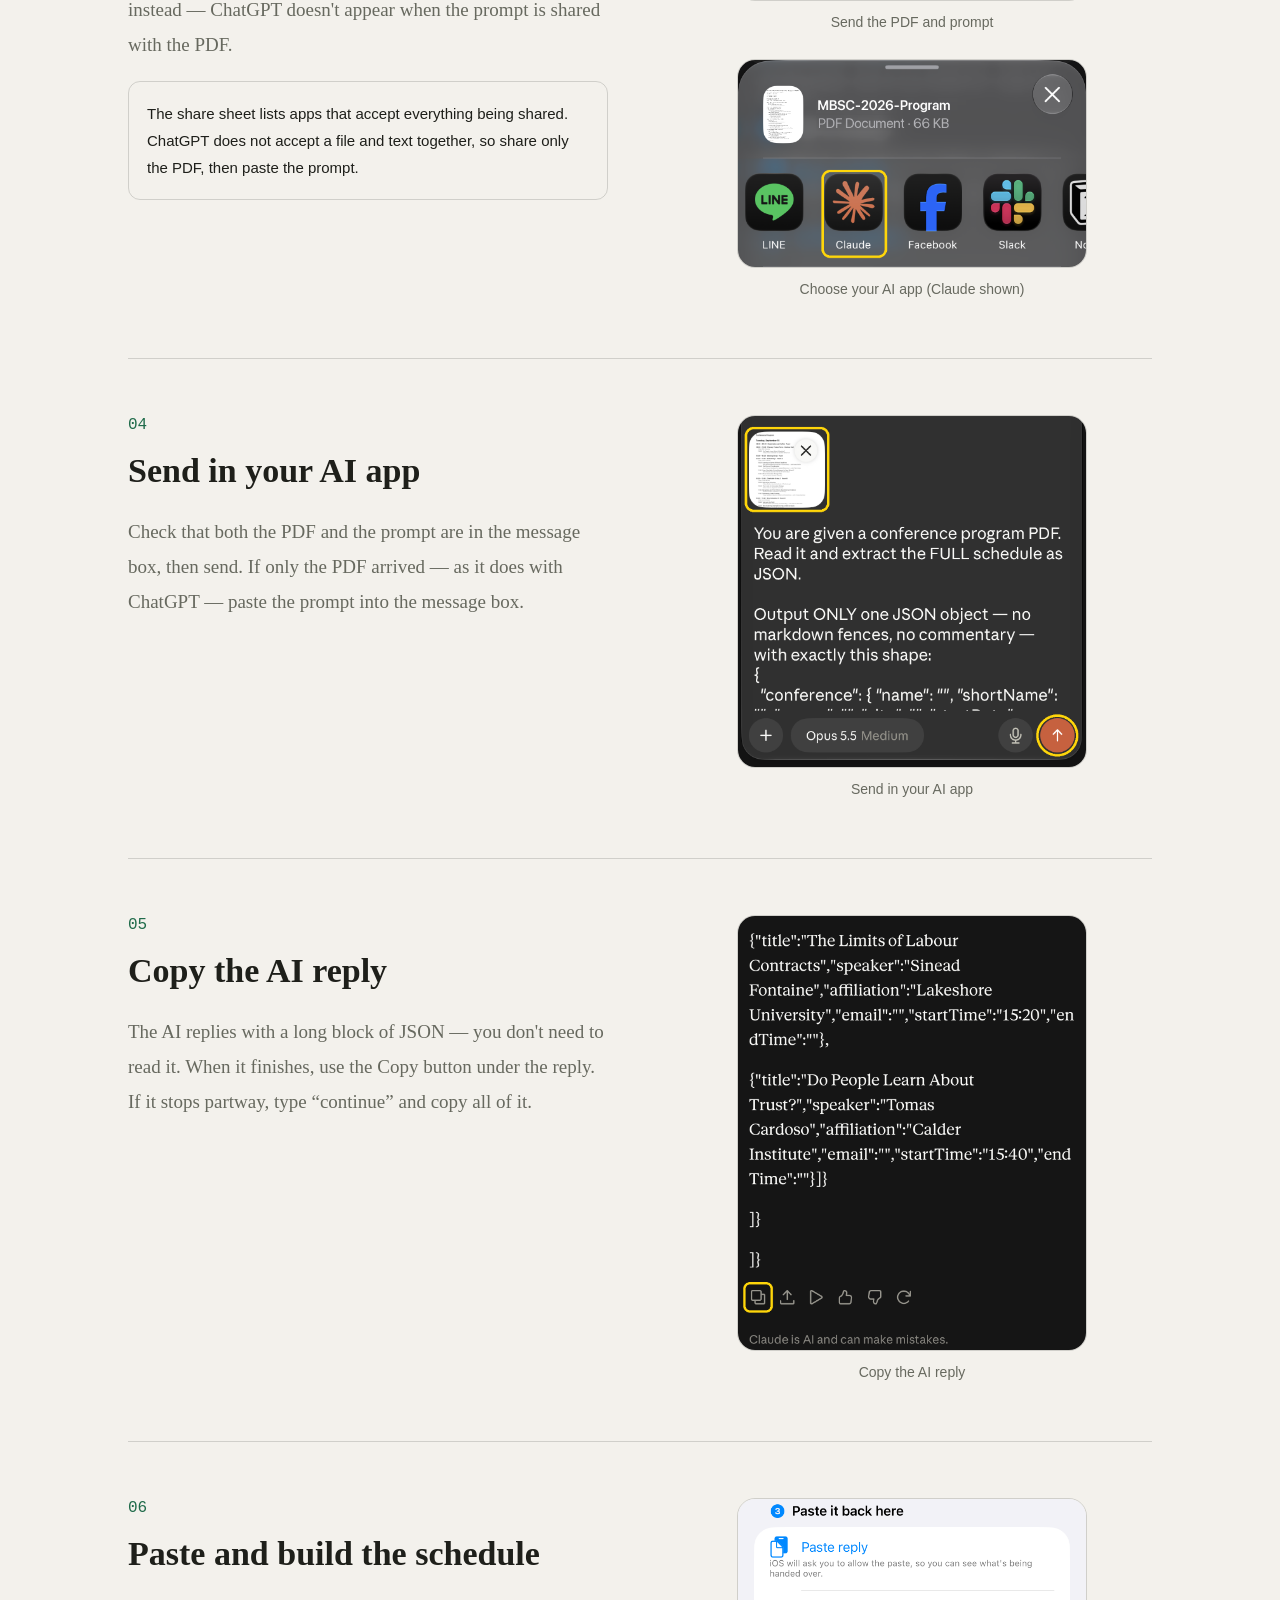
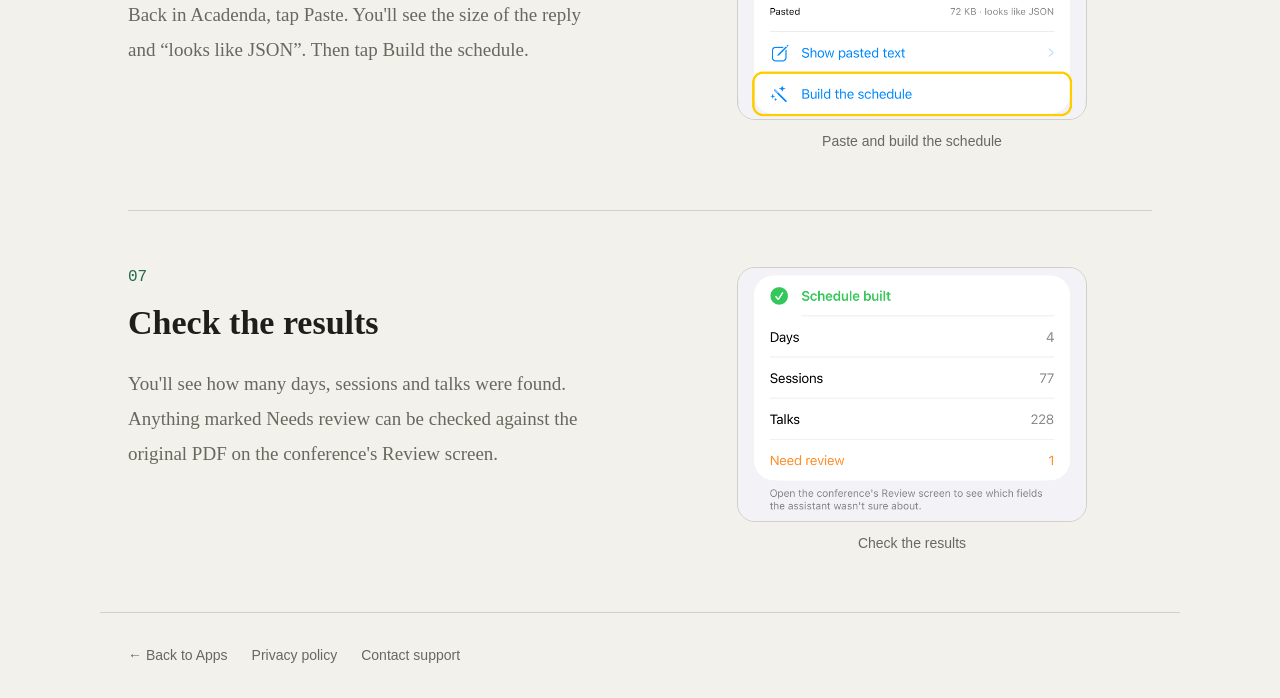
<file: acadenda/guide-zh.html>
<!doctype html>
<html lang="zh-Hant">
<head>
<meta charset="utf-8"><meta name="viewport" content="width=device-width, initial-scale=1">
<title>用 AI App 把議程 PDF 變成行程 | Acadenda</title>
<meta name="description" content="Acadenda 會在你的裝置上解析議程。遇到版面複雜的議程，交給 ChatGPT、Claude 或 Gemini 這類 AI App 整理，結果通常更準確。整個過程大約 3 分鐘，不需要 API 金鑰，用你平常的 AI App 就可以。">
<meta property="og:title" content="用 AI App 把議程 PDF 變成行程 | Acadenda"><meta property="og:description" content="Acadenda 會在你的裝置上解析議程。遇到版面複雜的議程，交給 ChatGPT、Claude 或 Gemini 這類 AI App 整理，結果通常更準確。整個過程大約 3 分鐘，不需要 API 金鑰，用你平常的 AI App 就可以。"><meta property="og:type" content="article">
<link rel="canonical" href="https://jamesweichen.github.io/acadenda/guide-zh.html">
<link rel="alternate" hreflang="en" href="https://jamesweichen.github.io/acadenda/guide.html"><link rel="alternate" hreflang="zh-Hant" href="https://jamesweichen.github.io/acadenda/guide-zh.html">
<script src="../site-preferences.js"></script>
<link rel="stylesheet" href="../styles.css?v=20260928-1"><link rel="stylesheet" href="guide.css?v=20261006-1">
<link rel="stylesheet" href="../preferences.css"><link rel="stylesheet" href="../site-header.css">
<script src="../data.js?v=20261031-1" defer></script><script src="../site-header.js?v=20261031-1" defer></script>
<script src="guide.js?v=20261024-3" defer></script>
</head>
<body>
<a class="skip-link" href="#main-content">跳至教學</a>
<div id="shared-site-header" data-root="../" data-kind="guide"></div>
<main id="main-content" class="guide-main">
<header class="guide-intro"><p class="eyebrow">ACADENDA / 個人使用 · PDF 匯入</p><h1>用 AI App 把議程 PDF 變成行程</h1><p class="guide-lead">匯入會議 PDF，建立自己的行程。若自動解析不完整，再依照下方步驟使用 AI App 輔助。</p><div class="guide-actions"><a class="button-link" href="#step-1">開始教學 ↓</a><a href="MBSC-2026-Program.pdf" download>下載範例 PDF ↗</a></div><p class="sample-note">截圖以 Claude 和虛構的 MBSC 2026 議程示範。點選截圖可查看完整圖片。</p></header>
<p class="sample-note">使用 AI 輔助時，PDF 會傳給你選擇的 AI 服務；Acadenda 本身不會代你傳送。</p>

<section class="guide-step" id="step-1" aria-labelledby="title-1"><div class="step-copy"><span class="step-number">01</span><h2 id="title-1">匯入議程 PDF</h2><p>在「會議」分頁點右上角的「匯入」，再點「＋」，選擇主辦方提供的議程 PDF。Acadenda 會先自動解析一次。</p></div><div class="step-images"><figure><a href="images/zh-Hant/step-1.png" target="_blank" rel="noreferrer" aria-label="匯入議程 PDF — 開啟完整截圖"><img src="images/zh-Hant/step-1.png" width="1320" height="378" alt="匯入議程 PDF" loading="lazy" decoding="async"></a><figcaption>匯入議程 PDF</figcaption></figure></div></section><section class="guide-step" id="step-2" aria-labelledby="title-2"><div class="step-copy"><span class="step-number">02</span><h2 id="title-2">打開「用 AI App 解析」</h2><p>解析完成後，在這份 PDF 下方點「用 AI App 解析」。如果用的是內建解析器，或結果看起來不完整，會直接出現藍色的按鈕。</p></div><div class="step-images"><figure><a href="images/zh-Hant/step-2.png" target="_blank" rel="noreferrer" aria-label="打開「用 AI App 解析」 — 開啟完整截圖"><img src="images/zh-Hant/step-2.png" width="1320" height="630" alt="打開「用 AI App 解析」" loading="lazy" decoding="async"></a><figcaption>打開「用 AI App 解析」</figcaption></figure></div></section><section class="guide-step" id="step-3" aria-labelledby="title-3"><div class="step-copy"><span class="step-number">03</span><h2 id="title-3">傳送 PDF 和提示詞</h2><p>點「分享 PDF 和提示詞」，選擇你的 AI App。PDF 會附上，提示詞會放在訊息裡，同時也會複製起來。用 ChatGPT 的話，請改點「只分享 PDF」——PDF 和提示詞一起分享時，選單裡不會出現 ChatGPT。</p><aside class="tip">分享選單只列出接受這次分享所有內容的 App。ChatGPT 不接受檔案和文字一起分享，因此請用「只分享 PDF」，再貼上提示詞。</aside></div><div class="step-images"><figure><a href="images/zh-Hant/step-3a.png" target="_blank" rel="noreferrer" aria-label="傳送 PDF 和提示詞 — 開啟完整截圖"><img src="images/zh-Hant/step-3a.png" width="1320" height="804" alt="傳送 PDF 和提示詞" loading="lazy" decoding="async"></a><figcaption>傳送 PDF 和提示詞</figcaption></figure><figure><a href="images/zh-Hant/step-3b.png" target="_blank" rel="noreferrer" aria-label="選擇 AI App（以 Claude 示範） — 開啟完整截圖"><img src="images/zh-Hant/step-3b.png" width="1118" height="664" alt="選擇 AI App（以 Claude 示範）" loading="lazy" decoding="async"></a><figcaption>選擇 AI App（以 Claude 示範）</figcaption></figure></div></section><section class="guide-step" id="step-4" aria-labelledby="title-4"><div class="step-copy"><span class="step-number">04</span><h2 id="title-4">在 AI App 裡送出</h2><p>確認輸入框裡同時有 PDF 和提示詞，然後送出。如果只收到 PDF（用 ChatGPT 時就是這樣），在輸入框貼上提示詞就好。</p></div><div class="step-images"><figure><a href="images/zh-Hant/step-4.png" target="_blank" rel="noreferrer" aria-label="在 AI App 裡送出 — 開啟完整截圖"><img src="images/zh-Hant/step-4.png" width="1096" height="1107" alt="在 AI App 裡送出" loading="lazy" decoding="async"></a><figcaption>在 AI App 裡送出</figcaption></figure></div></section><section class="guide-step" id="step-5" aria-labelledby="title-5"><div class="step-copy"><span class="step-number">05</span><h2 id="title-5">複製 AI 的回覆</h2><p>AI 會回覆一大段 JSON，不用看內容。等它回覆完，按回覆下方的「複製」。如果回覆停在一半，輸入「繼續」，再全部複製。</p></div><div class="step-images"><figure><a href="images/zh-Hant/step-5.png" target="_blank" rel="noreferrer" aria-label="複製 AI 的回覆 — 開啟完整截圖"><img src="images/zh-Hant/step-5.png" width="1146" height="1430" alt="複製 AI 的回覆" loading="lazy" decoding="async"></a><figcaption>複製 AI 的回覆</figcaption></figure></div></section><section class="guide-step" id="step-6" aria-labelledby="title-6"><div class="step-copy"><span class="step-number">06</span><h2 id="title-6">貼回來並建立行程</h2><p>回到 Acadenda，點「貼上」。畫面會顯示回覆的大小，並提示「看起來是 JSON」。確認後點「建立行程」。</p></div><div class="step-images"><figure><a href="images/zh-Hant/step-6.png" target="_blank" rel="noreferrer" aria-label="貼回來並建立行程 — 開啟完整截圖"><img src="images/zh-Hant/step-6.png" width="1320" height="792" alt="貼回來並建立行程" loading="lazy" decoding="async"></a><figcaption>貼回來並建立行程</figcaption></figure></div></section><section class="guide-step" id="step-7" aria-labelledby="title-7"><div class="step-copy"><span class="step-number">07</span><h2 id="title-7">檢查結果</h2><p>完成後會顯示找到幾天、幾個場次、幾場演講。標示「需要確認」的項目，可以到會議的「檢查」畫面對照原始 PDF。</p></div><div class="step-images"><figure><a href="images/zh-Hant/step-7.png" target="_blank" rel="noreferrer" aria-label="檢查結果 — 開啟完整截圖"><img src="images/zh-Hant/step-7.png" width="1320" height="960" alt="檢查結果" loading="lazy" decoding="async"></a><figcaption>檢查結果</figcaption></figure></div></section>


</main><footer class="guide-footer"><a href="../#/apps">← 返回 Apps</a><a href="privacy.html">隱私權政策（英文）</a><a href="mailto:thisis.chenwei@gmail.com">聯絡支援</a></footer>
</body></html>
</file>
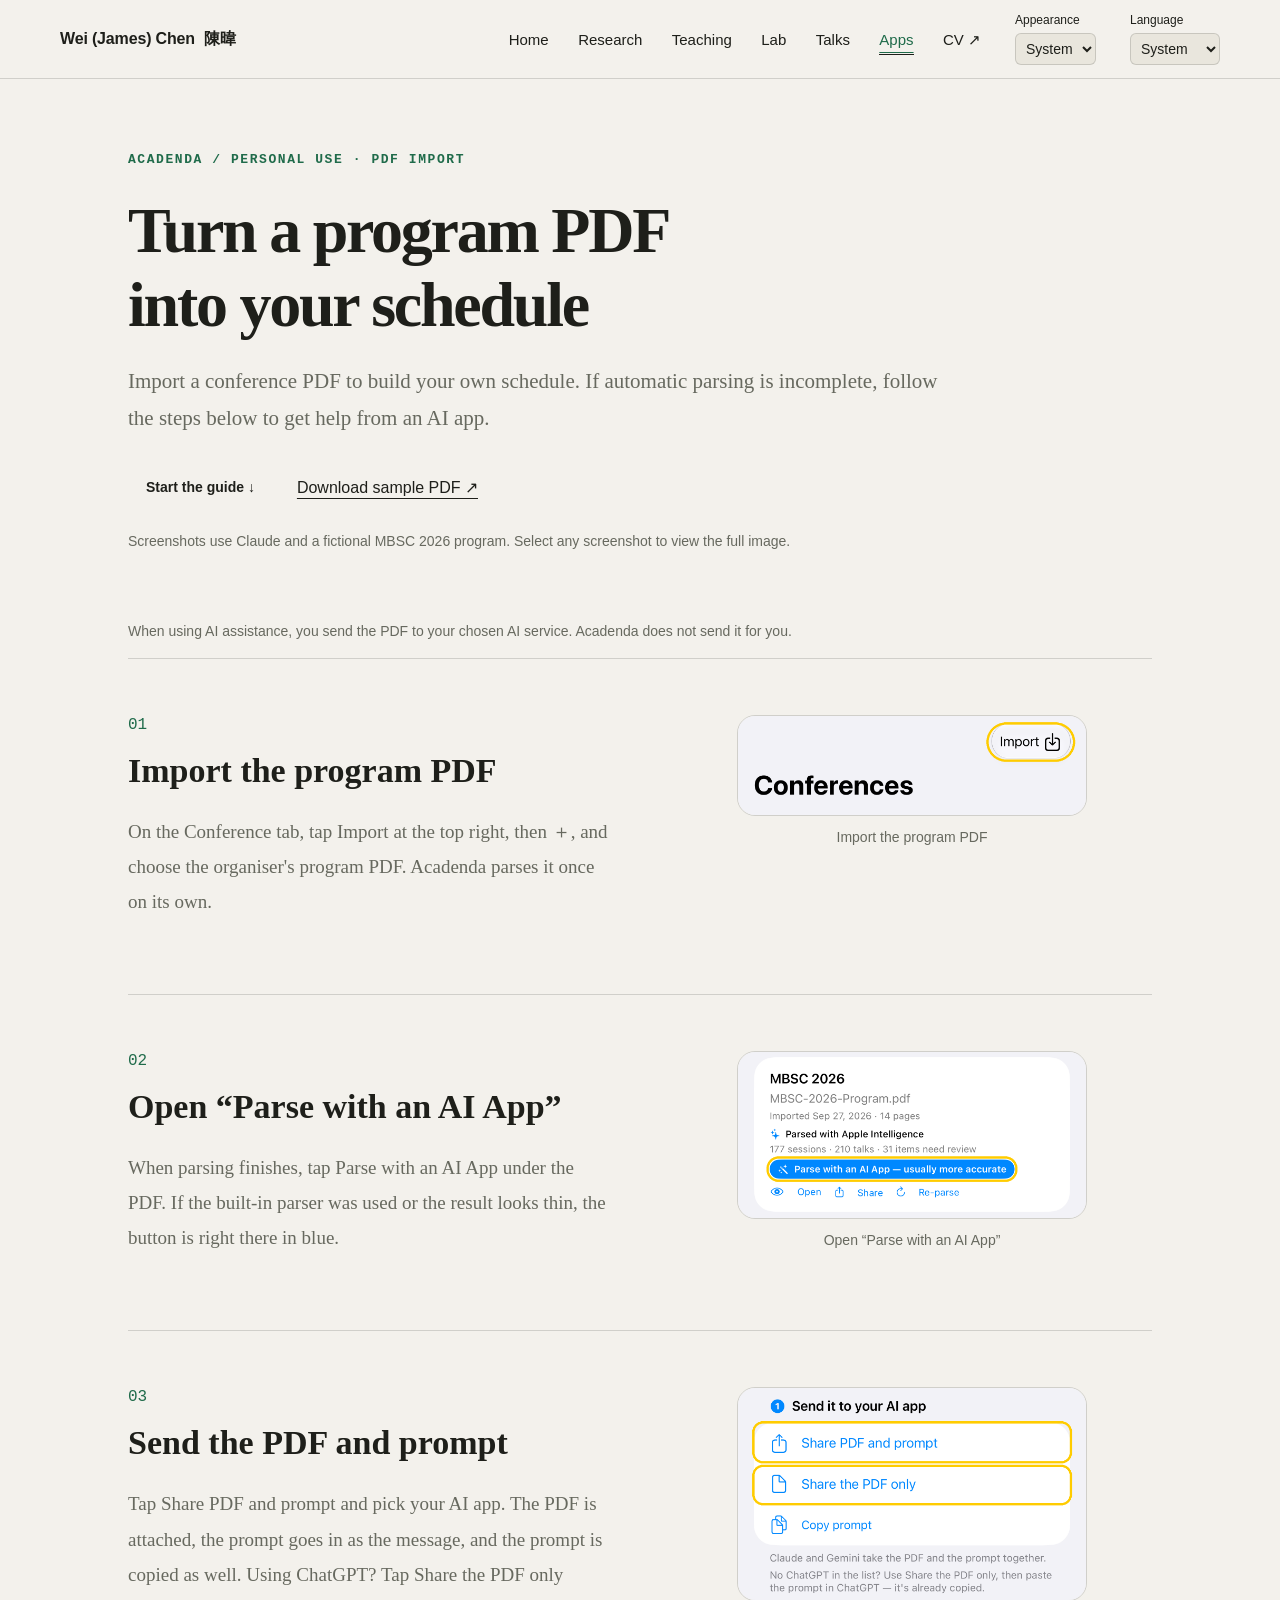
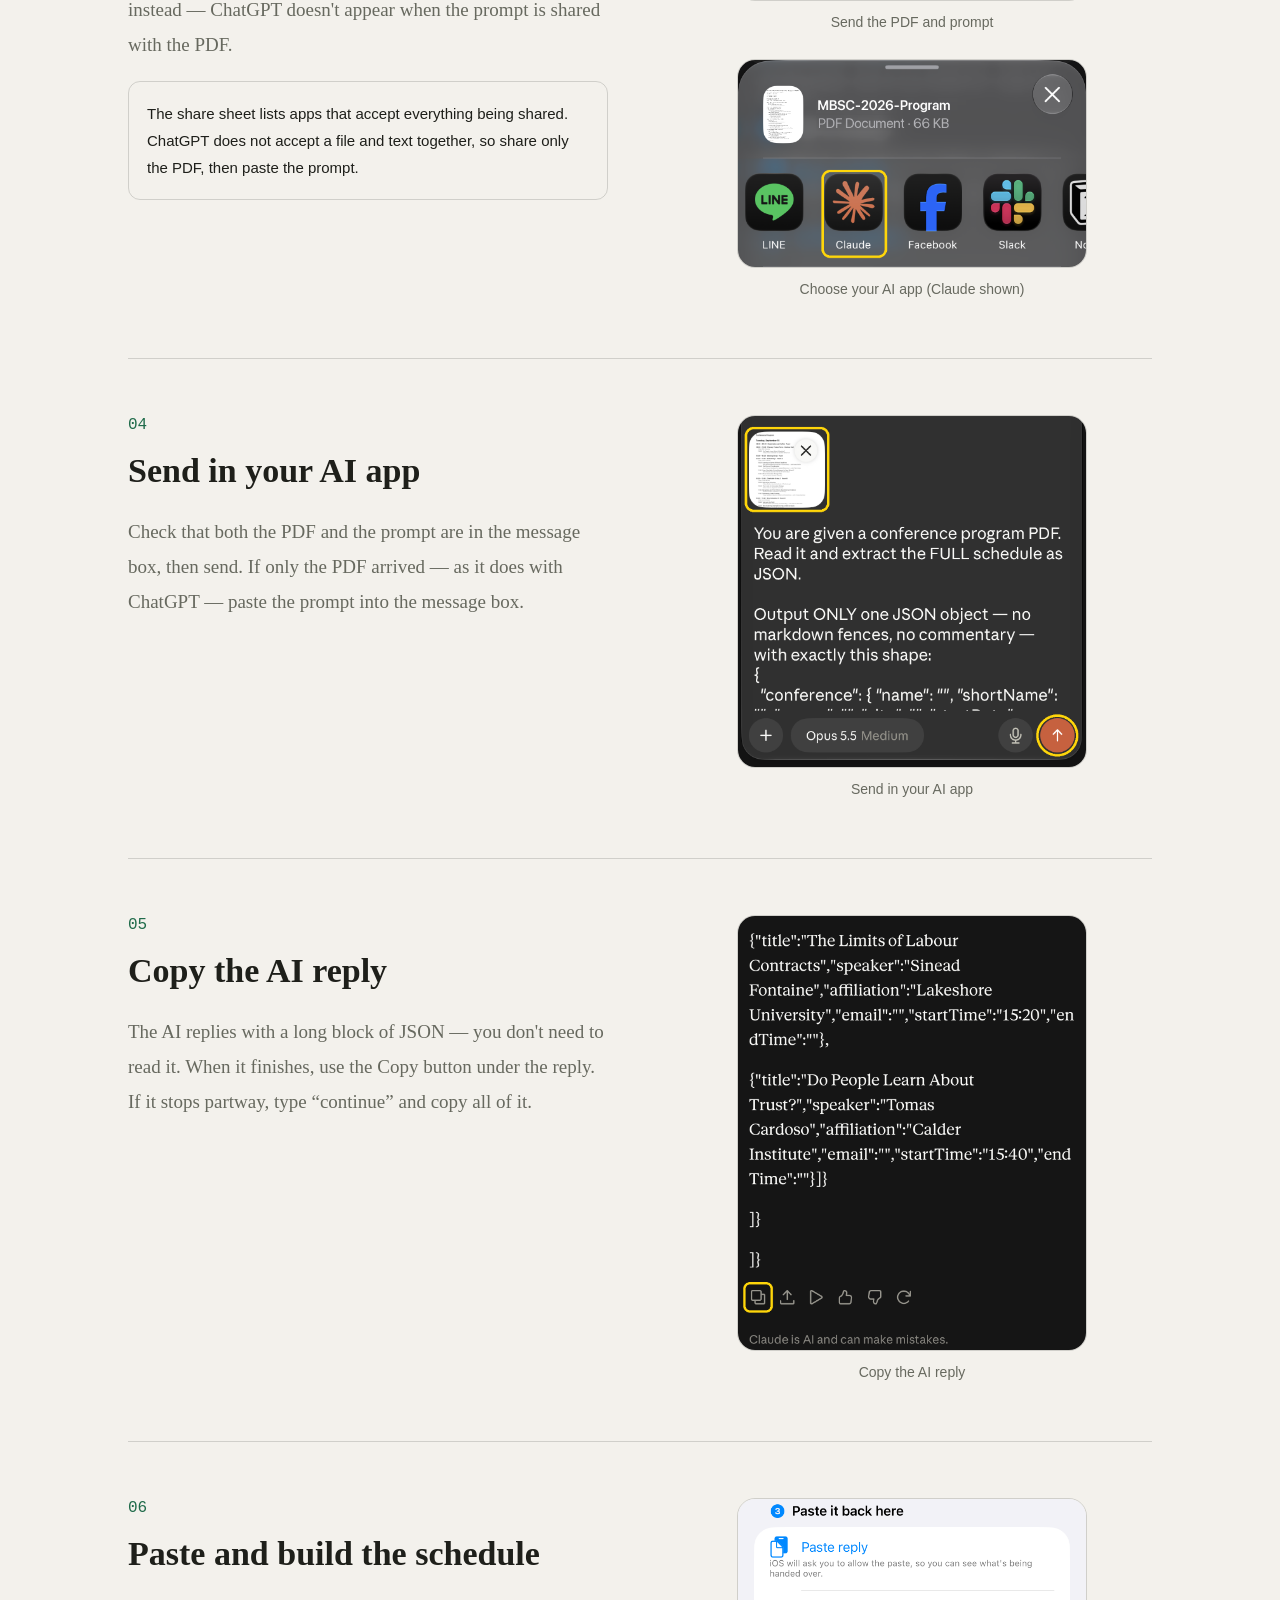
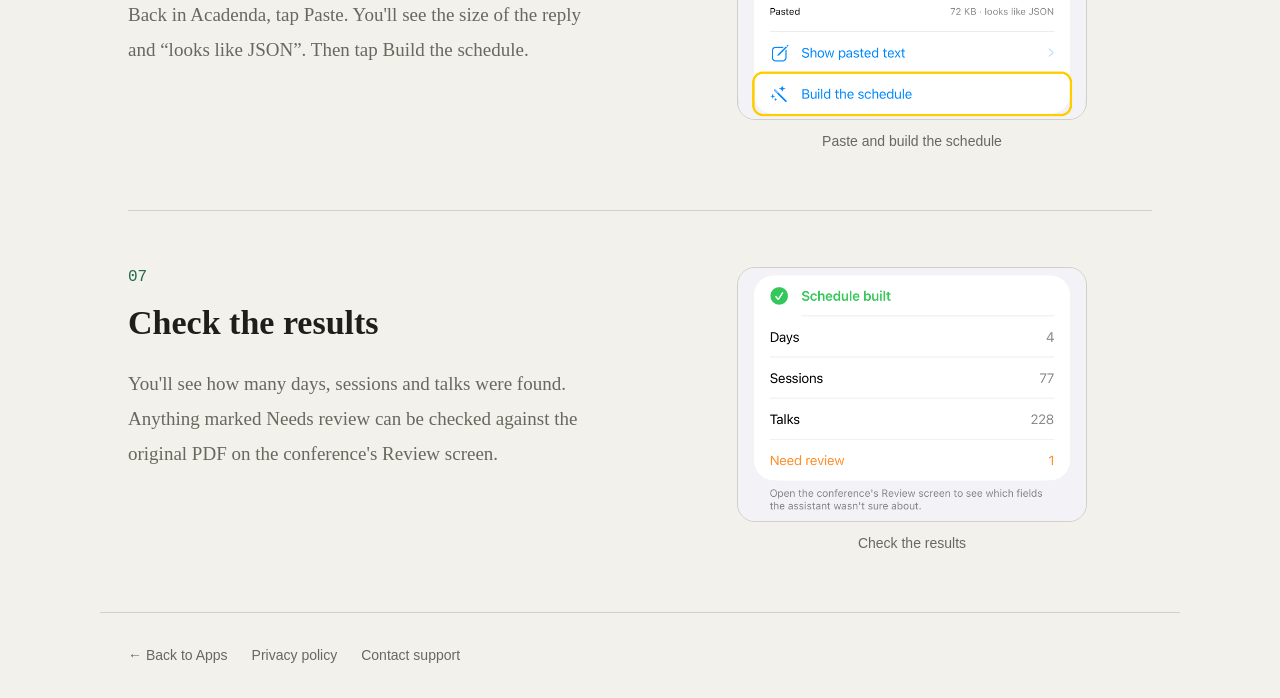
<file: acadenda/guide.html>
<!doctype html>
<html lang="en">
<head>
<meta charset="utf-8"><meta name="viewport" content="width=device-width, initial-scale=1">
<title>Turn a program PDF into your schedule | Acadenda</title>
<meta name="description" content="Acadenda parses programs on your device. For programs with a complicated layout, an AI app such as ChatGPT, Claude or Gemini usually does better. It takes about three minutes and needs no API key — just the AI app you already use.">
<meta property="og:title" content="Turn a program PDF into your schedule | Acadenda"><meta property="og:description" content="Acadenda parses programs on your device. For programs with a complicated layout, an AI app such as ChatGPT, Claude or Gemini usually does better. It takes about three minutes and needs no API key — just the AI app you already use."><meta property="og:type" content="article">
<link rel="canonical" href="https://jamesweichen.github.io/acadenda/guide.html">
<link rel="alternate" hreflang="en" href="https://jamesweichen.github.io/acadenda/guide.html"><link rel="alternate" hreflang="zh-Hant" href="https://jamesweichen.github.io/acadenda/guide-zh.html">
<script src="../site-preferences.js"></script>
<link rel="stylesheet" href="../styles.css?v=20260928-1"><link rel="stylesheet" href="guide.css?v=20261006-1">
<link rel="stylesheet" href="../preferences.css"><link rel="stylesheet" href="../site-header.css">
<script src="../data.js?v=20261031-1" defer></script><script src="../site-header.js?v=20261031-1" defer></script>
<script src="guide.js?v=20261024-3" defer></script>
</head>
<body>
<a class="skip-link" href="#main-content">Skip to guide</a>
<div id="shared-site-header" data-root="../" data-kind="guide"></div>
<main id="main-content" class="guide-main">
<header class="guide-intro"><p class="eyebrow">ACADENDA / PERSONAL USE · PDF IMPORT</p><h1>Turn a program PDF into your schedule</h1><p class="guide-lead">Import a conference PDF to build your own schedule. If automatic parsing is incomplete, follow the steps below to get help from an AI app.</p><div class="guide-actions"><a class="button-link" href="#step-1">Start the guide ↓</a><a href="MBSC-2026-Program.pdf" download>Download sample PDF ↗</a></div><p class="sample-note">Screenshots use Claude and a fictional MBSC 2026 program. Select any screenshot to view the full image.</p></header>
<p class="sample-note">When using AI assistance, you send the PDF to your chosen AI service. Acadenda does not send it for you.</p>

<section class="guide-step" id="step-1" aria-labelledby="title-1"><div class="step-copy"><span class="step-number">01</span><h2 id="title-1">Import the program PDF</h2><p>On the Conference tab, tap Import at the top right, then ＋, and choose the organiser&#x27;s program PDF. Acadenda parses it once on its own.</p></div><div class="step-images"><figure><a href="images/en/step-1.png" target="_blank" rel="noreferrer" aria-label="Import the program PDF — open full screenshot"><img src="images/en/step-1.png" width="1320" height="378" alt="Import the program PDF" loading="lazy" decoding="async"></a><figcaption>Import the program PDF</figcaption></figure></div></section><section class="guide-step" id="step-2" aria-labelledby="title-2"><div class="step-copy"><span class="step-number">02</span><h2 id="title-2">Open “Parse with an AI App”</h2><p>When parsing finishes, tap Parse with an AI App under the PDF. If the built-in parser was used or the result looks thin, the button is right there in blue.</p></div><div class="step-images"><figure><a href="images/en/step-2.png" target="_blank" rel="noreferrer" aria-label="Open “Parse with an AI App” — open full screenshot"><img src="images/en/step-2.png" width="1320" height="630" alt="Open “Parse with an AI App”" loading="lazy" decoding="async"></a><figcaption>Open “Parse with an AI App”</figcaption></figure></div></section><section class="guide-step" id="step-3" aria-labelledby="title-3"><div class="step-copy"><span class="step-number">03</span><h2 id="title-3">Send the PDF and prompt</h2><p>Tap Share PDF and prompt and pick your AI app. The PDF is attached, the prompt goes in as the message, and the prompt is copied as well. Using ChatGPT? Tap Share the PDF only instead — ChatGPT doesn&#x27;t appear when the prompt is shared with the PDF.</p><aside class="tip">The share sheet lists apps that accept everything being shared. ChatGPT does not accept a file and text together, so share only the PDF, then paste the prompt.</aside></div><div class="step-images"><figure><a href="images/en/step-3a.png" target="_blank" rel="noreferrer" aria-label="Send the PDF and prompt — open full screenshot"><img src="images/en/step-3a.png" width="1320" height="804" alt="Send the PDF and prompt" loading="lazy" decoding="async"></a><figcaption>Send the PDF and prompt</figcaption></figure><figure><a href="images/en/step-3b.png" target="_blank" rel="noreferrer" aria-label="Choose your AI app (Claude shown) — open full screenshot"><img src="images/en/step-3b.png" width="1118" height="664" alt="Choose your AI app (Claude shown)" loading="lazy" decoding="async"></a><figcaption>Choose your AI app (Claude shown)</figcaption></figure></div></section><section class="guide-step" id="step-4" aria-labelledby="title-4"><div class="step-copy"><span class="step-number">04</span><h2 id="title-4">Send in your AI app</h2><p>Check that both the PDF and the prompt are in the message box, then send. If only the PDF arrived — as it does with ChatGPT — paste the prompt into the message box.</p></div><div class="step-images"><figure><a href="images/en/step-4.png" target="_blank" rel="noreferrer" aria-label="Send in your AI app — open full screenshot"><img src="images/en/step-4.png" width="1096" height="1107" alt="Send in your AI app" loading="lazy" decoding="async"></a><figcaption>Send in your AI app</figcaption></figure></div></section><section class="guide-step" id="step-5" aria-labelledby="title-5"><div class="step-copy"><span class="step-number">05</span><h2 id="title-5">Copy the AI reply</h2><p>The AI replies with a long block of JSON — you don&#x27;t need to read it. When it finishes, use the Copy button under the reply. If it stops partway, type “continue” and copy all of it.</p></div><div class="step-images"><figure><a href="images/en/step-5.png" target="_blank" rel="noreferrer" aria-label="Copy the AI reply — open full screenshot"><img src="images/en/step-5.png" width="1146" height="1430" alt="Copy the AI reply" loading="lazy" decoding="async"></a><figcaption>Copy the AI reply</figcaption></figure></div></section><section class="guide-step" id="step-6" aria-labelledby="title-6"><div class="step-copy"><span class="step-number">06</span><h2 id="title-6">Paste and build the schedule</h2><p>Back in Acadenda, tap Paste. You&#x27;ll see the size of the reply and “looks like JSON”. Then tap Build the schedule.</p></div><div class="step-images"><figure><a href="images/en/step-6.png" target="_blank" rel="noreferrer" aria-label="Paste and build the schedule — open full screenshot"><img src="images/en/step-6.png" width="1320" height="834" alt="Paste and build the schedule" loading="lazy" decoding="async"></a><figcaption>Paste and build the schedule</figcaption></figure></div></section><section class="guide-step" id="step-7" aria-labelledby="title-7"><div class="step-copy"><span class="step-number">07</span><h2 id="title-7">Check the results</h2><p>You&#x27;ll see how many days, sessions and talks were found. Anything marked Needs review can be checked against the original PDF on the conference&#x27;s Review screen.</p></div><div class="step-images"><figure><a href="images/en/step-7.png" target="_blank" rel="noreferrer" aria-label="Check the results — open full screenshot"><img src="images/en/step-7.png" width="1320" height="960" alt="Check the results" loading="lazy" decoding="async"></a><figcaption>Check the results</figcaption></figure></div></section>


</main><footer class="guide-footer"><a href="../#/apps">← Back to Apps</a><a href="privacy.html">Privacy policy</a><a href="mailto:thisis.chenwei@gmail.com">Contact support</a></footer>
</body></html>
</file>
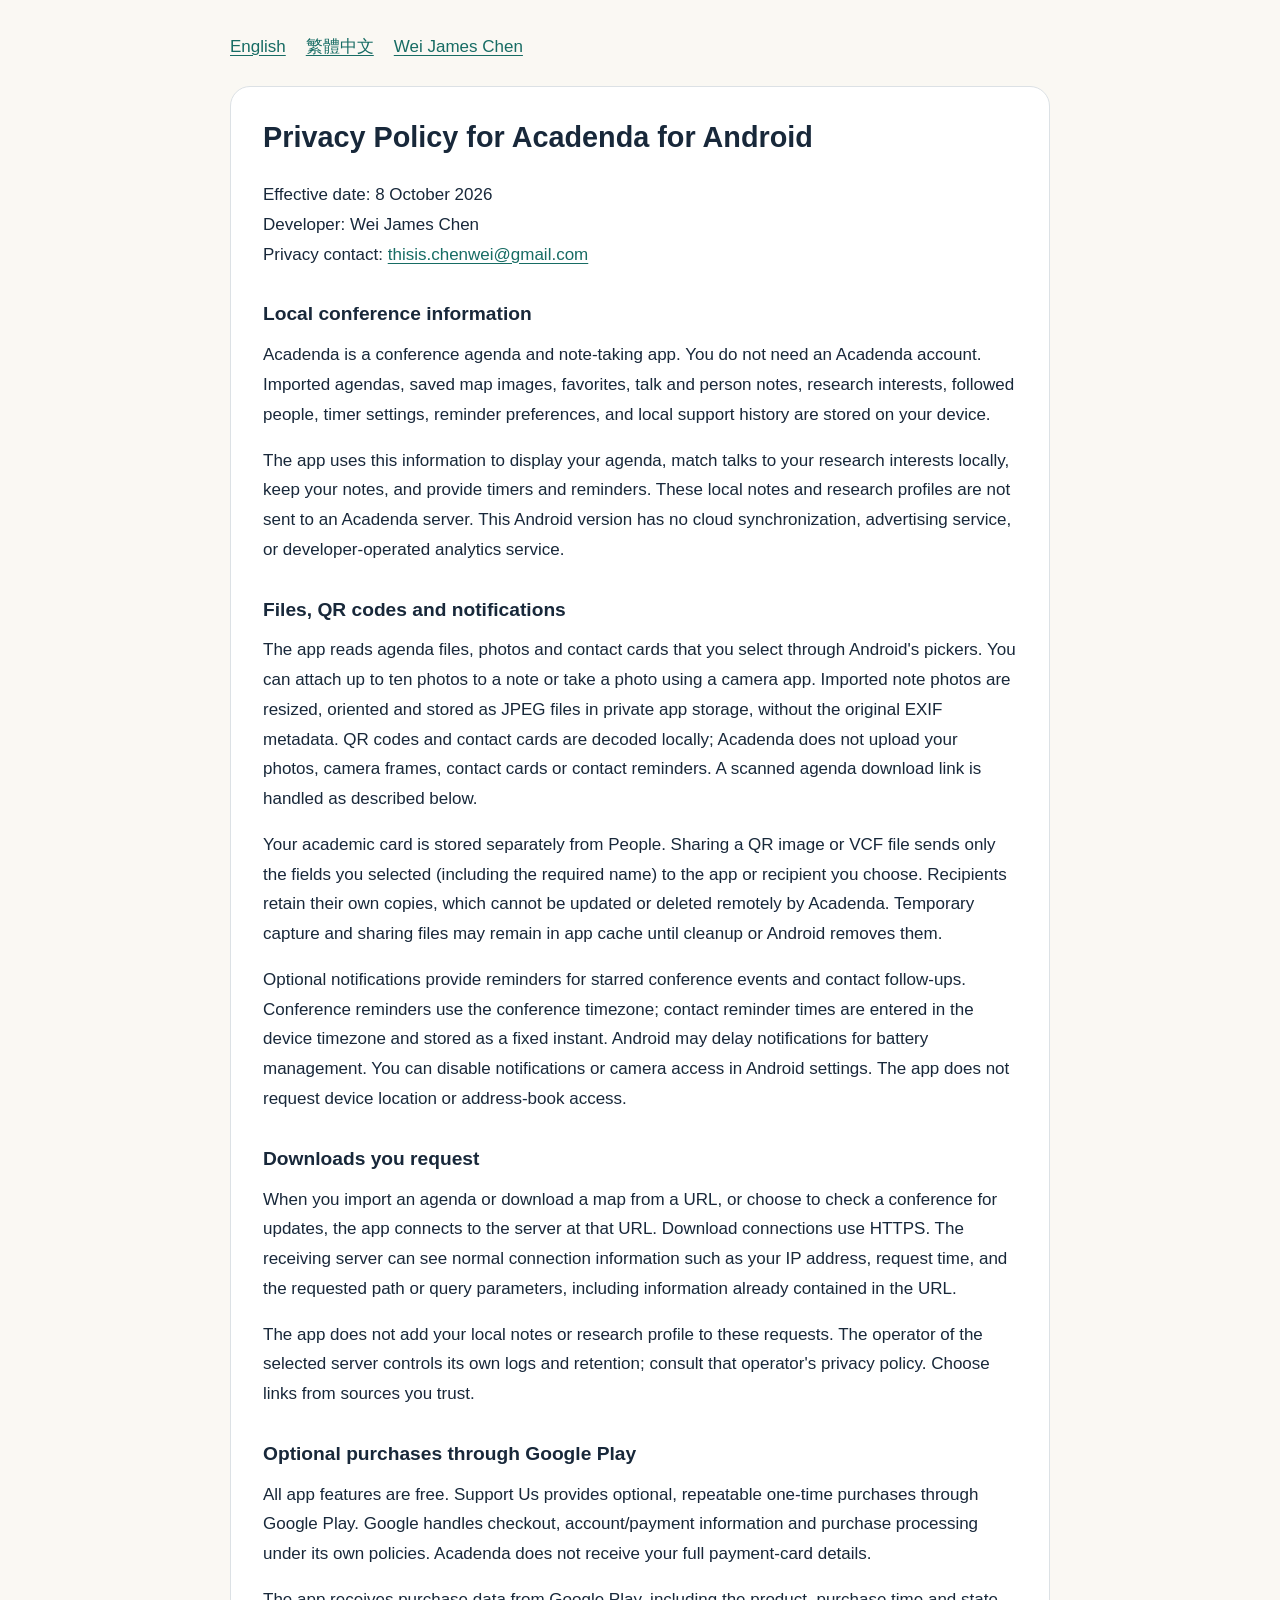
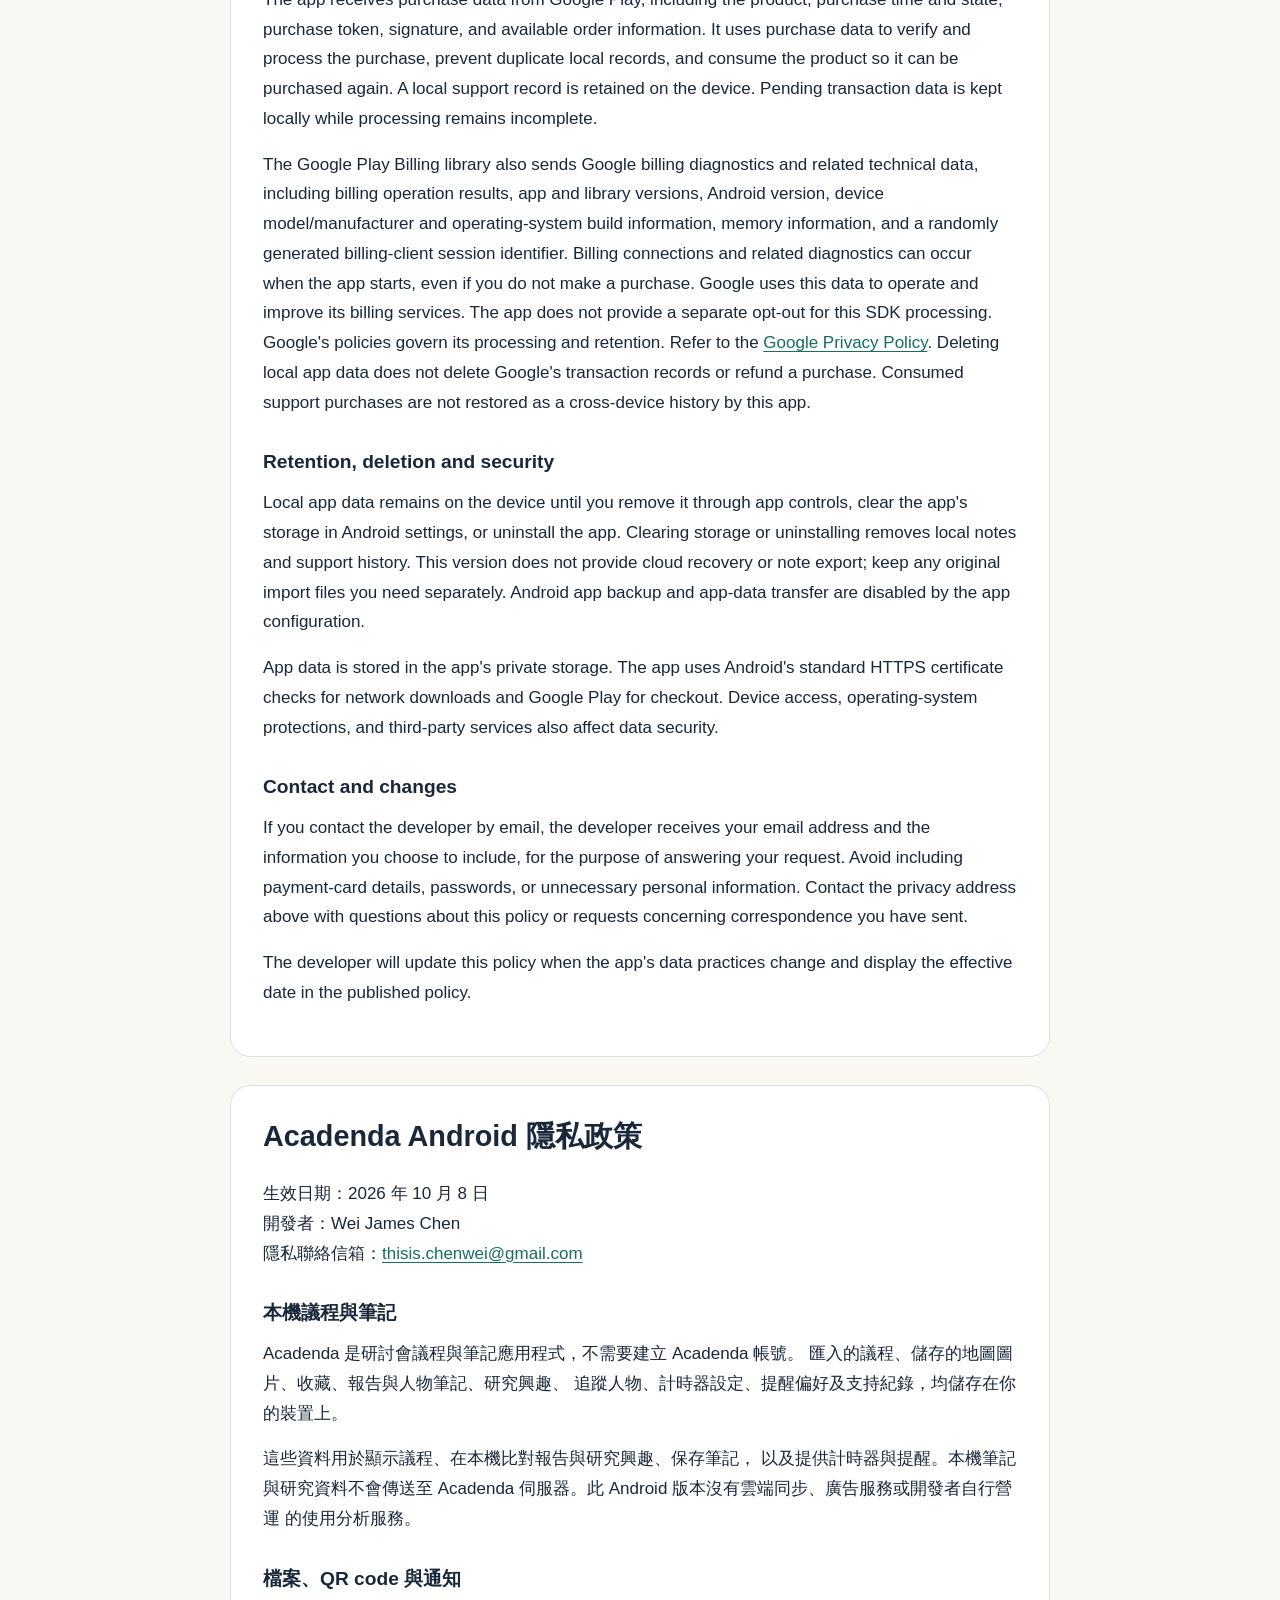
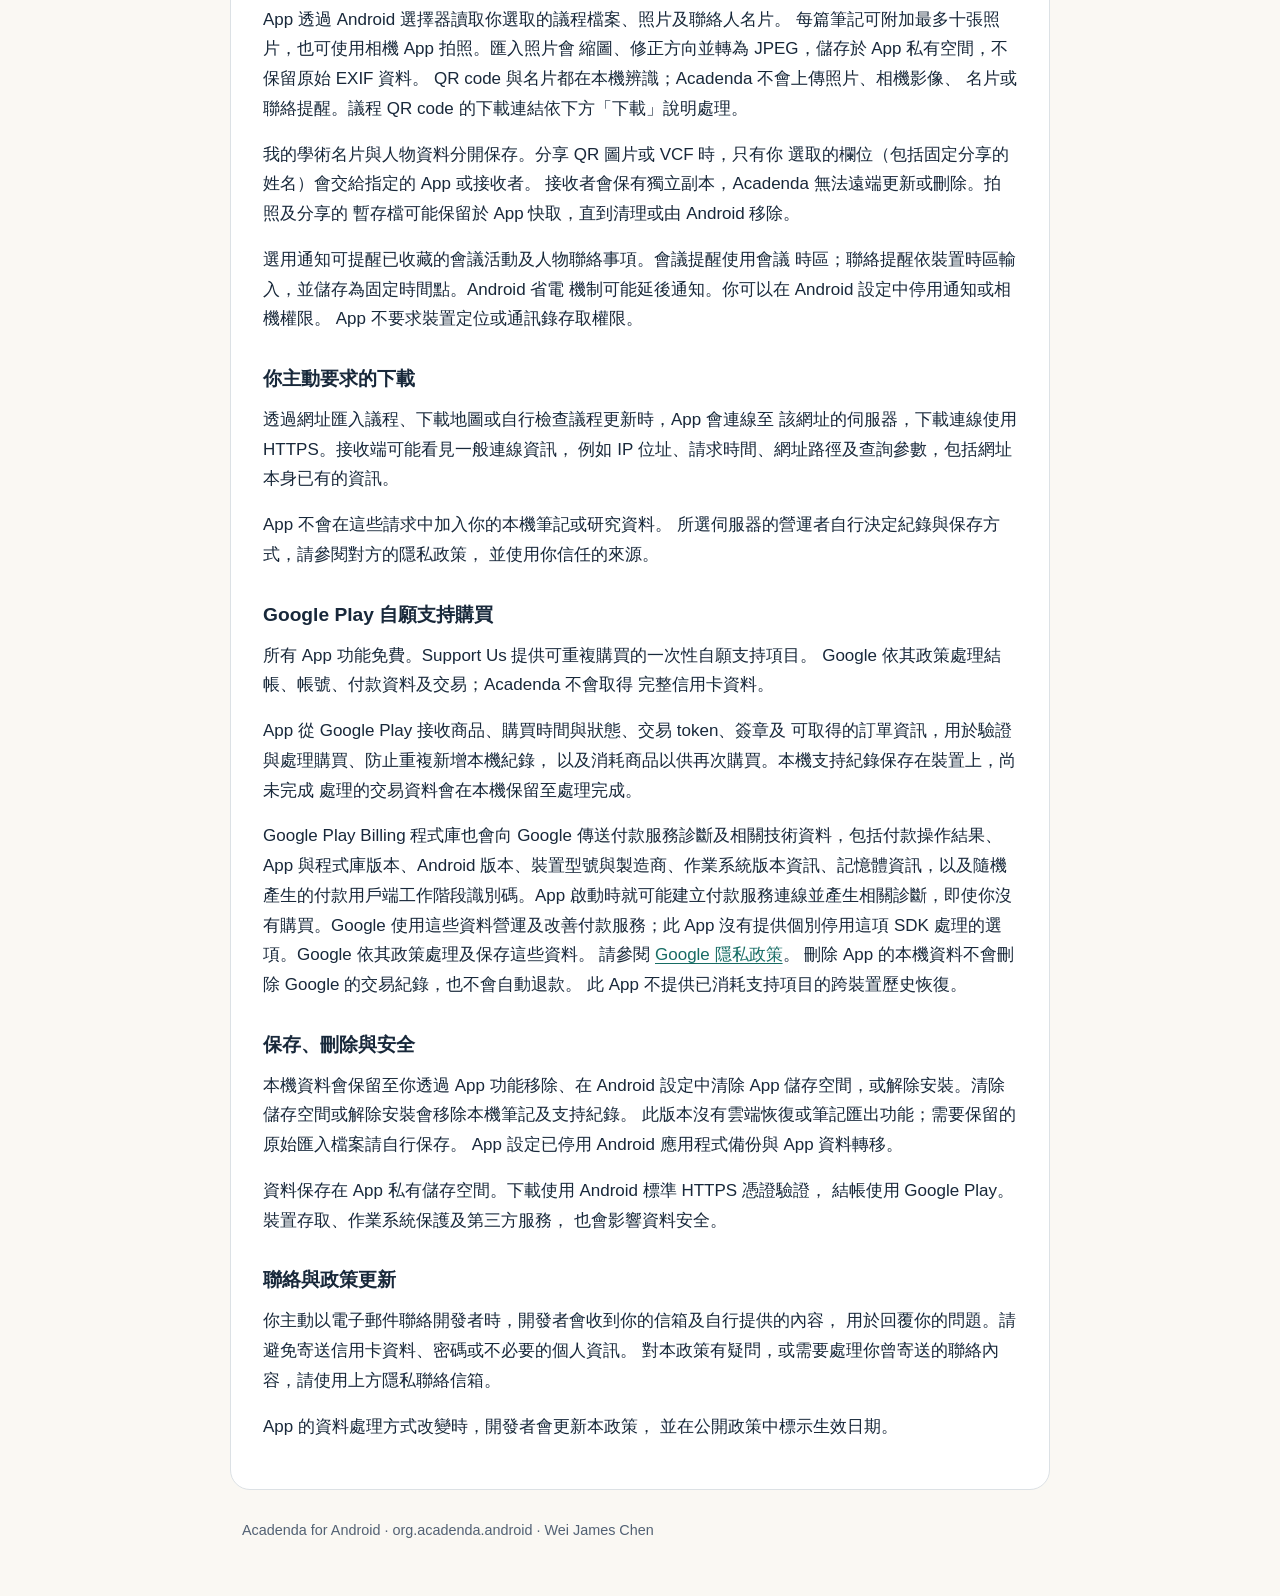
<file: acadenda/privacy-android.html>
<!DOCTYPE html>
<html lang="en">
<head>
<meta charset="utf-8">
<meta name="viewport" content="width=device-width, initial-scale=1">
<meta name="color-scheme" content="light dark">
<title>Acadenda Android — Privacy Policy / 隱私政策</title>
<style>
:root { color-scheme:light dark; --bg:#faf8f3; --card:#fff; --text:#18283a; --muted:#526174; --line:#dce1e5; --link:#176c64; }
@media (prefers-color-scheme:dark) { :root { --bg:#101c2c; --card:#17283d; --text:#eef4fa; --muted:#b1c0d0; --line:#33455b; --link:#92d9c5; } }
* { box-sizing:border-box; }
body { margin:0; padding:32px 20px; background:var(--bg); color:var(--text); font:17px/1.75 -apple-system,BlinkMacSystemFont,"Segoe UI",sans-serif; }
main { max-width:820px; margin:auto; }
nav { display:flex; flex-wrap:wrap; gap:20px; padding:0 0 24px; }
a { color:var(--link); text-underline-offset:3px; overflow-wrap:anywhere; }
article { background:var(--card); border:1px solid var(--line); border-radius:20px; padding:32px; margin-bottom:28px; }
h1 { font-size:1.8rem; line-height:1.3; margin:0 0 24px; }
h2 { font-size:1.2rem; margin:32px 0 12px; line-height:1.4; }
p { margin:0 0 16px; }
footer { color:var(--muted); font-size:.9rem; padding:0 12px 20px; }
@media(max-width:520px) { body { padding:20px 12px; } article { padding:24px 20px; } h1 { font-size:1.5rem; } }
</style>
</head>
<body>
<main>
<nav aria-label="Policy languages"><a href="#english">English</a><a href="#chinese" lang="zh-Hant">繁體中文</a><a href="https://jamesweichen.github.io/">Wei James Chen</a></nav>
<article id="english" lang="en">
<h1>Privacy Policy for Acadenda for Android</h1>
<p>Effective date: 8 October 2026<br>Developer: Wei James Chen<br>Privacy contact: <a href="mailto:thisis.chenwei@gmail.com">thisis.chenwei@gmail.com</a></p>
<h2>Local conference information</h2>
<p>Acadenda is a conference agenda and note-taking app. You do not need an Acadenda account. Imported agendas, saved map images, favorites, talk and person notes, research interests, followed people, timer settings, reminder preferences, and local support history are stored on your device.</p>
<p>The app uses this information to display your agenda, match talks to your research interests locally, keep your notes, and provide timers and reminders. These local notes and research profiles are not sent to an Acadenda server. This Android version has no cloud synchronization, advertising service, or developer-operated analytics service.</p>
<h2>Files, QR codes and notifications</h2>
<p>The app reads agenda files, photos and contact cards that you select through Android's pickers. You can attach up to ten photos to a note or take a photo using a camera app. Imported note photos are resized, oriented and stored as JPEG files in private app storage, without the original EXIF metadata. QR codes and contact cards are decoded locally; Acadenda does not upload your photos, camera frames, contact cards or contact reminders. A scanned agenda download link is handled as described below.</p>
<p>Your academic card is stored separately from People. Sharing a QR image or VCF file sends only the fields you selected (including the required name) to the app or recipient you choose. Recipients retain their own copies, which cannot be updated or deleted remotely by Acadenda. Temporary capture and sharing files may remain in app cache until cleanup or Android removes them.</p>
<p>Optional notifications provide reminders for starred conference events and contact follow-ups. Conference reminders use the conference timezone; contact reminder times are entered in the device timezone and stored as a fixed instant. Android may delay notifications for battery management. You can disable notifications or camera access in Android settings. The app does not request device location or address-book access.</p>
<h2>Downloads you request</h2>
<p>When you import an agenda or download a map from a URL, or choose to check a conference for updates, the app connects to the server at that URL. Download connections use HTTPS. The receiving server can see normal connection information such as your IP address, request time, and the requested path or query parameters, including information already contained in the URL.</p>
<p>The app does not add your local notes or research profile to these requests. The operator of the selected server controls its own logs and retention; consult that operator's privacy policy. Choose links from sources you trust.</p>
<h2>Optional purchases through Google Play</h2>
<p>All app features are free. Support Us provides optional, repeatable one-time purchases through Google Play. Google handles checkout, account/payment information and purchase processing under its own policies. Acadenda does not receive your full payment-card details.</p>
<p>The app receives purchase data from Google Play, including the product, purchase time and state, purchase token, signature, and available order information. It uses purchase data to verify and process the purchase, prevent duplicate local records, and consume the product so it can be purchased again. A local support record is retained on the device. Pending transaction data is kept locally while processing remains incomplete.</p>
<p>The Google Play Billing library also sends Google billing diagnostics and related technical data, including billing operation results, app and library versions, Android version, device model/manufacturer and operating-system build information, memory information, and a randomly generated billing-client session identifier. Billing connections and related diagnostics can occur when the app starts, even if you do not make a purchase. Google uses this data to operate and improve its billing services. The app does not provide a separate opt-out for this SDK processing. Google's policies govern its processing and retention. Refer to the <a href="https://policies.google.com/privacy">Google Privacy Policy</a>. Deleting local app data does not delete Google's transaction records or refund a purchase. Consumed support purchases are not restored as a cross-device history by this app.</p>
<h2>Retention, deletion and security</h2>
<p>Local app data remains on the device until you remove it through app controls, clear the app's storage in Android settings, or uninstall the app. Clearing storage or uninstalling removes local notes and support history. This version does not provide cloud recovery or note export; keep any original import files you need separately. Android app backup and app-data transfer are disabled by the app configuration.</p>
<p>App data is stored in the app's private storage. The app uses Android's standard HTTPS certificate checks for network downloads and Google Play for checkout. Device access, operating-system protections, and third-party services also affect data security.</p>
<h2>Contact and changes</h2>
<p>If you contact the developer by email, the developer receives your email address and the information you choose to include, for the purpose of answering your request. Avoid including payment-card details, passwords, or unnecessary personal information. Contact the privacy address above with questions about this policy or requests concerning correspondence you have sent.</p>
<p>The developer will update this policy when the app's data practices change and display the effective date in the published policy.</p>
</article>
<article id="chinese" lang="zh-Hant">
<h1>Acadenda Android 隱私政策</h1>
<p>生效日期：2026 年 10 月 8 日<br>開發者：Wei James Chen<br>隱私聯絡信箱：<a href="mailto:thisis.chenwei@gmail.com">thisis.chenwei@gmail.com</a></p>
<h2>本機議程與筆記</h2>
<p>Acadenda 是研討會議程與筆記應用程式，不需要建立 Acadenda 帳號。 匯入的議程、儲存的地圖圖片、收藏、報告與人物筆記、研究興趣、 追蹤人物、計時器設定、提醒偏好及支持紀錄，均儲存在你的裝置上。</p>
<p>這些資料用於顯示議程、在本機比對報告與研究興趣、保存筆記， 以及提供計時器與提醒。本機筆記與研究資料不會傳送至 Acadenda 伺服器。此 Android 版本沒有雲端同步、廣告服務或開發者自行營運 的使用分析服務。</p>
<h2>檔案、QR code 與通知</h2>
<p>App 透過 Android 選擇器讀取你選取的議程檔案、照片及聯絡人名片。 每篇筆記可附加最多十張照片，也可使用相機 App 拍照。匯入照片會 縮圖、修正方向並轉為 JPEG，儲存於 App 私有空間，不保留原始 EXIF 資料。 QR code 與名片都在本機辨識；Acadenda 不會上傳照片、相機影像、 名片或聯絡提醒。議程 QR code 的下載連結依下方「下載」說明處理。</p>
<p>我的學術名片與人物資料分開保存。分享 QR 圖片或 VCF 時，只有你 選取的欄位（包括固定分享的姓名）會交給指定的 App 或接收者。 接收者會保有獨立副本，Acadenda 無法遠端更新或刪除。拍照及分享的 暫存檔可能保留於 App 快取，直到清理或由 Android 移除。</p>
<p>選用通知可提醒已收藏的會議活動及人物聯絡事項。會議提醒使用會議 時區；聯絡提醒依裝置時區輸入，並儲存為固定時間點。Android 省電 機制可能延後通知。你可以在 Android 設定中停用通知或相機權限。 App 不要求裝置定位或通訊錄存取權限。</p>
<h2>你主動要求的下載</h2>
<p>透過網址匯入議程、下載地圖或自行檢查議程更新時，App 會連線至 該網址的伺服器，下載連線使用 HTTPS。接收端可能看見一般連線資訊， 例如 IP 位址、請求時間、網址路徑及查詢參數，包括網址本身已有的資訊。</p>
<p>App 不會在這些請求中加入你的本機筆記或研究資料。 所選伺服器的營運者自行決定紀錄與保存方式，請參閱對方的隱私政策， 並使用你信任的來源。</p>
<h2>Google Play 自願支持購買</h2>
<p>所有 App 功能免費。Support Us 提供可重複購買的一次性自願支持項目。 Google 依其政策處理結帳、帳號、付款資料及交易；Acadenda 不會取得 完整信用卡資料。</p>
<p>App 從 Google Play 接收商品、購買時間與狀態、交易 token、簽章及 可取得的訂單資訊，用於驗證與處理購買、防止重複新增本機紀錄， 以及消耗商品以供再次購買。本機支持紀錄保存在裝置上，尚未完成 處理的交易資料會在本機保留至處理完成。</p>
<p>Google Play Billing 程式庫也會向 Google 傳送付款服務診斷及相關技術資料，包括付款操作結果、App 與程式庫版本、Android 版本、裝置型號與製造商、作業系統版本資訊、記憶體資訊，以及隨機產生的付款用戶端工作階段識別碼。App 啟動時就可能建立付款服務連線並產生相關診斷，即使你沒有購買。Google 使用這些資料營運及改善付款服務；此 App 沒有提供個別停用這項 SDK 處理的選項。Google 依其政策處理及保存這些資料。 請參閱 <a href="https://policies.google.com/privacy?hl=zh-TW">Google 隱私政策</a>。 刪除 App 的本機資料不會刪除 Google 的交易紀錄，也不會自動退款。 此 App 不提供已消耗支持項目的跨裝置歷史恢復。</p>
<h2>保存、刪除與安全</h2>
<p>本機資料會保留至你透過 App 功能移除、在 Android 設定中清除 App 儲存空間，或解除安裝。清除儲存空間或解除安裝會移除本機筆記及支持紀錄。 此版本沒有雲端恢復或筆記匯出功能；需要保留的原始匯入檔案請自行保存。 App 設定已停用 Android 應用程式備份與 App 資料轉移。</p>
<p>資料保存在 App 私有儲存空間。下載使用 Android 標準 HTTPS 憑證驗證， 結帳使用 Google Play。裝置存取、作業系統保護及第三方服務， 也會影響資料安全。</p>
<h2>聯絡與政策更新</h2>
<p>你主動以電子郵件聯絡開發者時，開發者會收到你的信箱及自行提供的內容， 用於回覆你的問題。請避免寄送信用卡資料、密碼或不必要的個人資訊。 對本政策有疑問，或需要處理你曾寄送的聯絡內容，請使用上方隱私聯絡信箱。</p>
<p>App 的資料處理方式改變時，開發者會更新本政策， 並在公開政策中標示生效日期。</p>
</article>
<footer>Acadenda for Android · org.acadenda.android · Wei James Chen</footer>
</main>
</body>
</html>
</file>
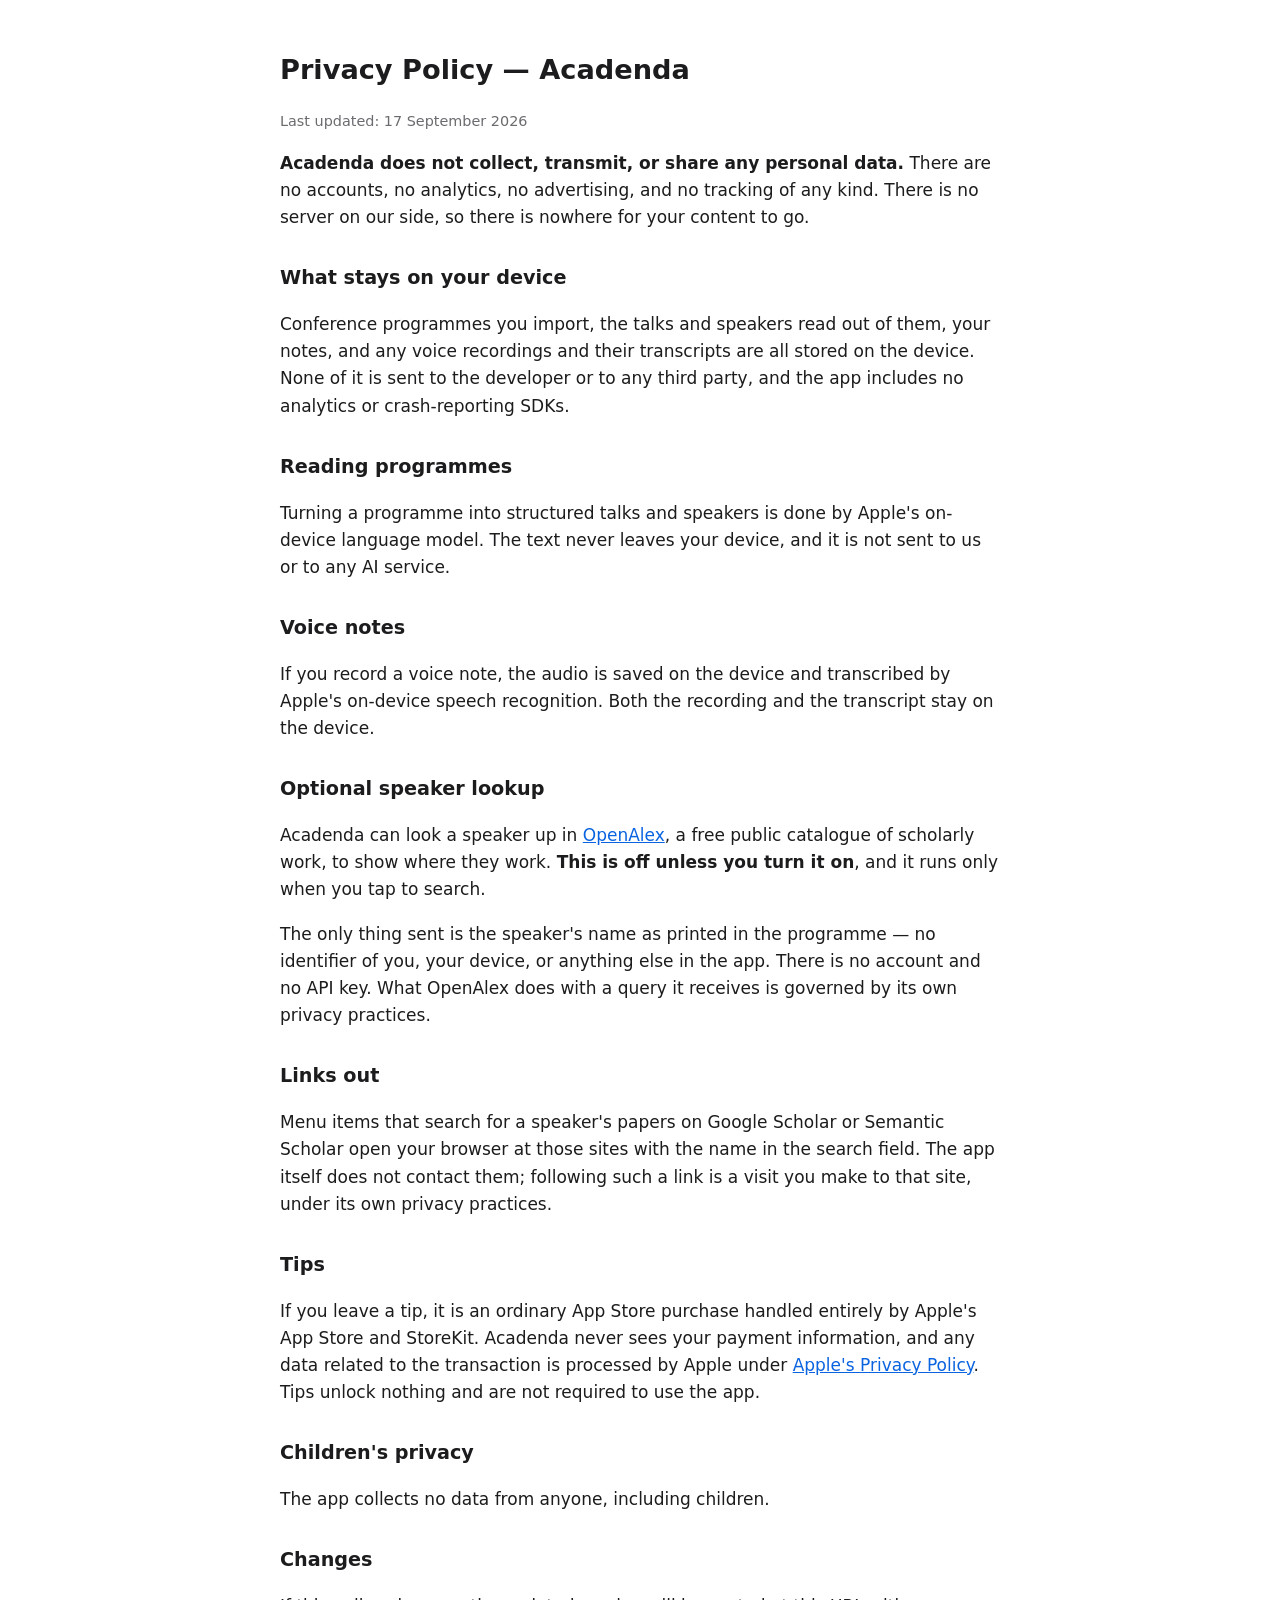
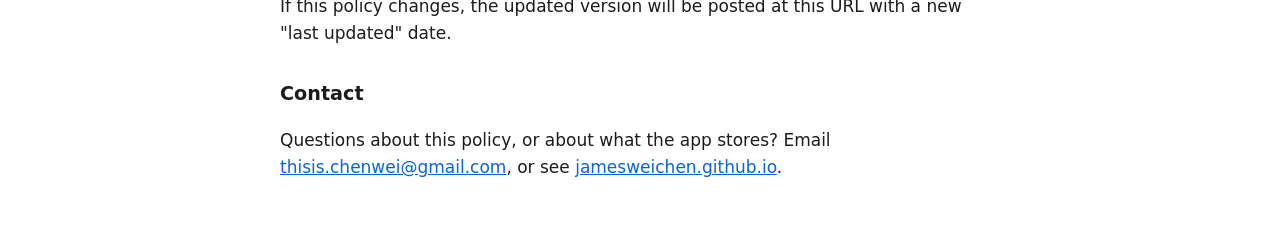
<file: acadenda/privacy.html>
<!DOCTYPE html>
<html lang="en">
<head>
<meta charset="utf-8">
<meta name="viewport" content="width=device-width, initial-scale=1">
<title>Acadenda — Privacy Policy</title>
<style>
  body { font: 17px/1.6 -apple-system, system-ui, "Helvetica Neue", Arial, sans-serif;
         max-width: 720px; margin: 3rem auto; padding: 0 1.25rem; color: #1c1c1e; }
  h1 { font-size: 1.7rem; } h2 { font-size: 1.2rem; margin-top: 2rem; }
  code { background: #f2f2f7; padding: 0 .3em; border-radius: 4px; }
  a { color: #0a63e0; }
  .muted { color: #6b6b70; font-size: .9rem; }
</style>
</head>
<body>
<h1>Privacy Policy — Acadenda</h1>
<p class="muted">Last updated: 17 September 2026</p>

<p><strong>Acadenda does not collect, transmit, or share any personal
data.</strong> There are no accounts, no analytics, no advertising, and no
tracking of any kind. There is no server on our side, so there is nowhere for
your content to go.</p>

<h2>What stays on your device</h2>
<p>Conference programmes you import, the talks and speakers read out of them,
your notes, and any voice recordings and their transcripts are all stored on the
device. None of it is sent to the developer or to any third party, and the app
includes no analytics or crash-reporting SDKs.</p>

<h2>Reading programmes</h2>
<p>Turning a programme into structured talks and speakers is done by Apple's
on-device language model. The text never leaves your device, and it is not sent
to us or to any AI service.</p>

<h2>Voice notes</h2>
<p>If you record a voice note, the audio is saved on the device and transcribed
by Apple's on-device speech recognition. Both the recording and the transcript
stay on the device.</p>

<h2>Optional speaker lookup</h2>
<p>Acadenda can look a speaker up in <a href="https://openalex.org">OpenAlex</a>,
a free public catalogue of scholarly work, to show where they work. <strong>This
is off unless you turn it on</strong>, and it runs only when you tap to
search.</p>
<p>The only thing sent is the speaker's name as printed in the programme — no
identifier of you, your device, or anything else in the app. There is no account
and no API key. What OpenAlex does with a query it receives is governed by its
own privacy practices.</p>

<h2>Links out</h2>
<p>Menu items that search for a speaker's papers on Google Scholar or Semantic
Scholar open your browser at those sites with the name in the search field. The
app itself does not contact them; following such a link is a visit you make to
that site, under its own privacy practices.</p>

<h2>Tips</h2>
<p>If you leave a tip, it is an ordinary App Store purchase handled entirely by
Apple's App Store and StoreKit. Acadenda never sees your payment information,
and any data related to the transaction is processed by Apple under
<a href="https://www.apple.com/legal/privacy/">Apple's Privacy Policy</a>. Tips
unlock nothing and are not required to use the app.</p>

<h2>Children's privacy</h2>
<p>The app collects no data from anyone, including children.</p>

<h2>Changes</h2>
<p>If this policy changes, the updated version will be posted at this URL with a
new "last updated" date.</p>

<h2>Contact</h2>
<p>Questions about this policy, or about what the app stores? Email
<a href="mailto:thisis.chenwei@gmail.com">thisis.chenwei@gmail.com</a>, or see
<a href="https://jamesweichen.github.io/">jamesweichen.github.io</a>.</p>

</body>
</html>
</file>
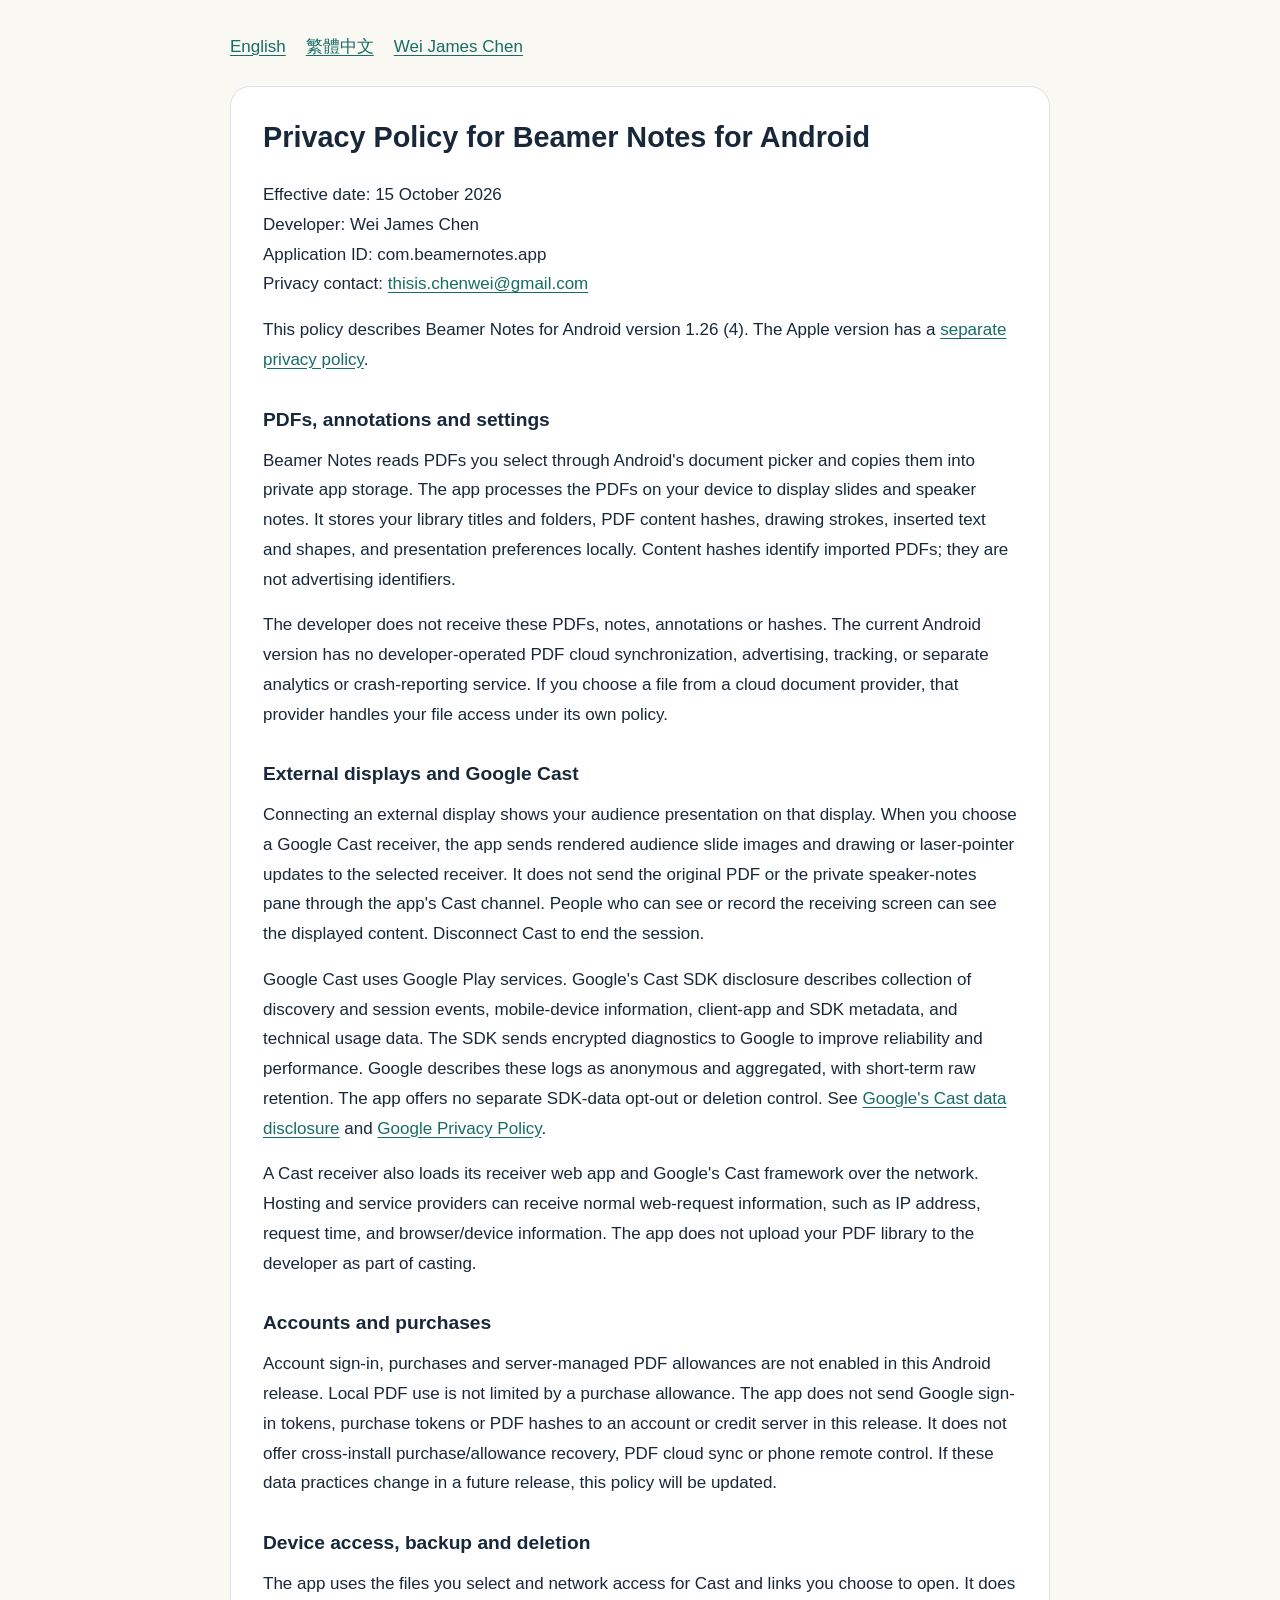
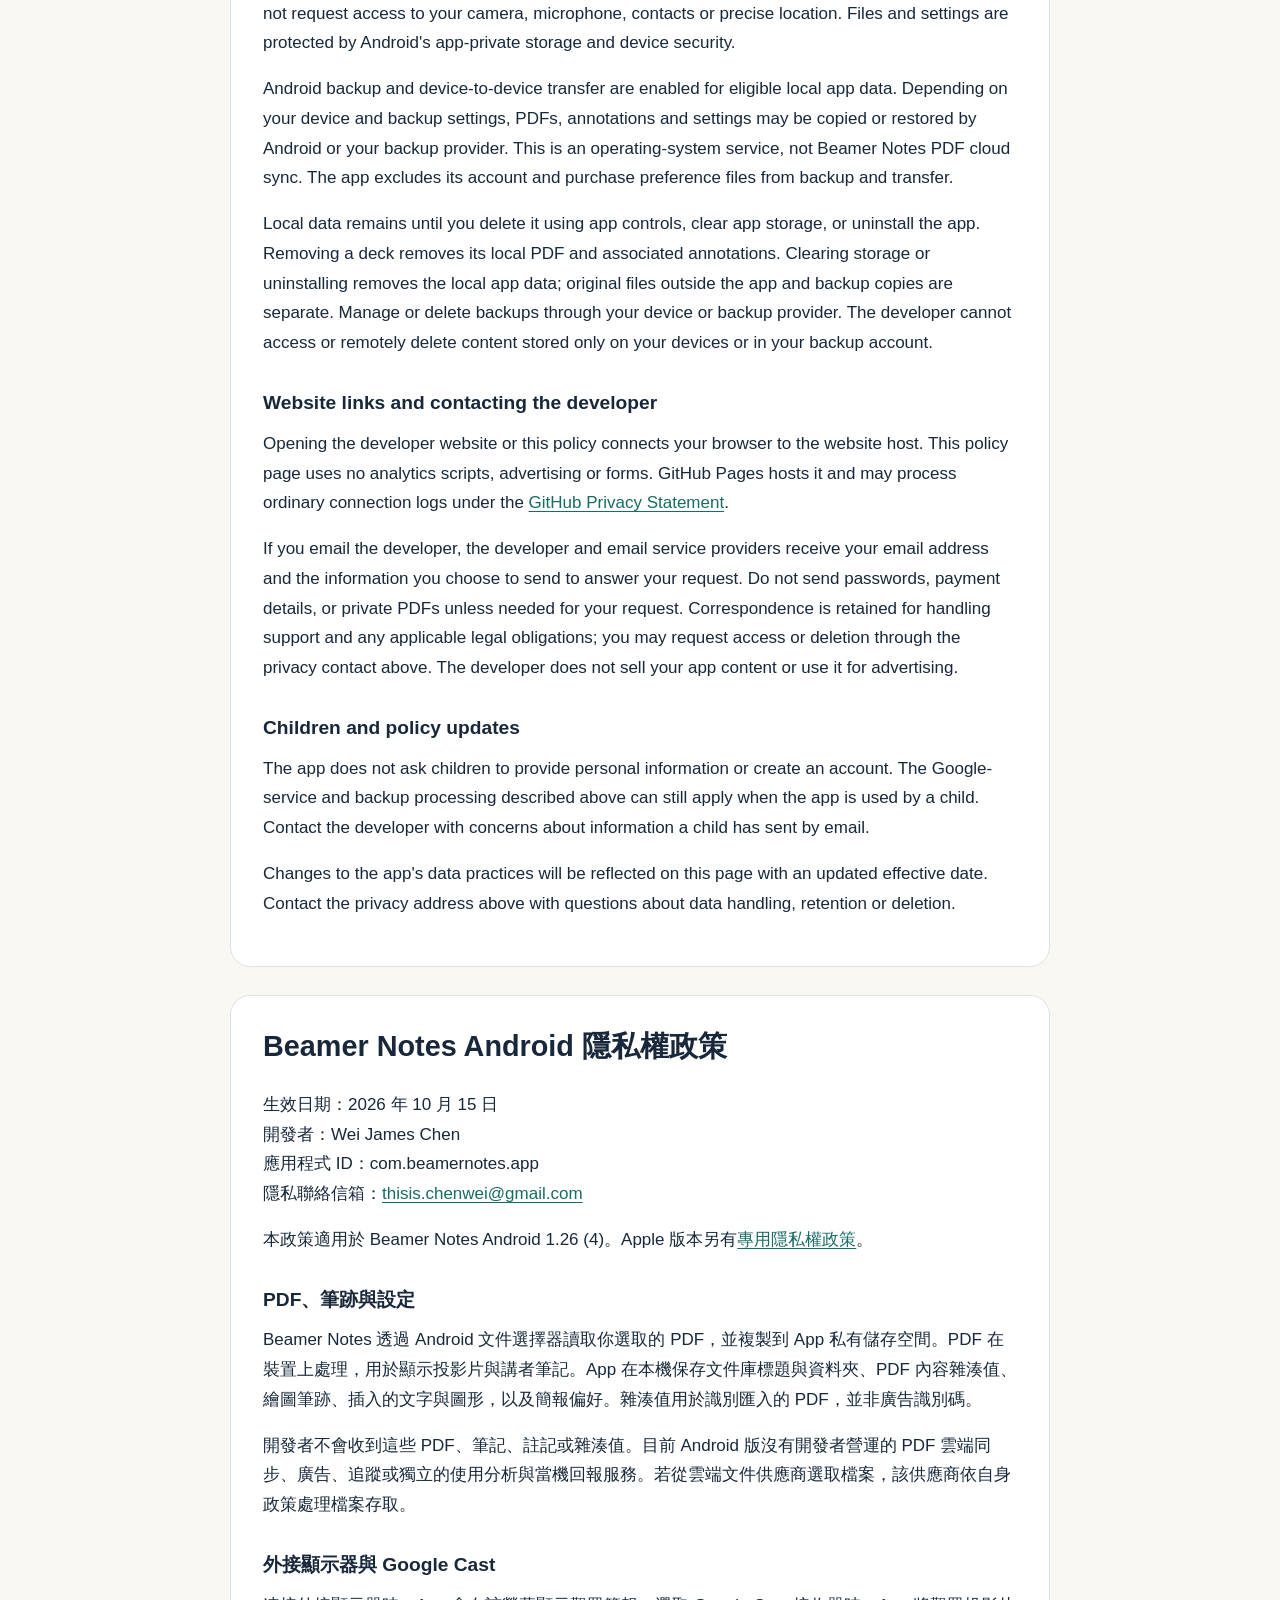
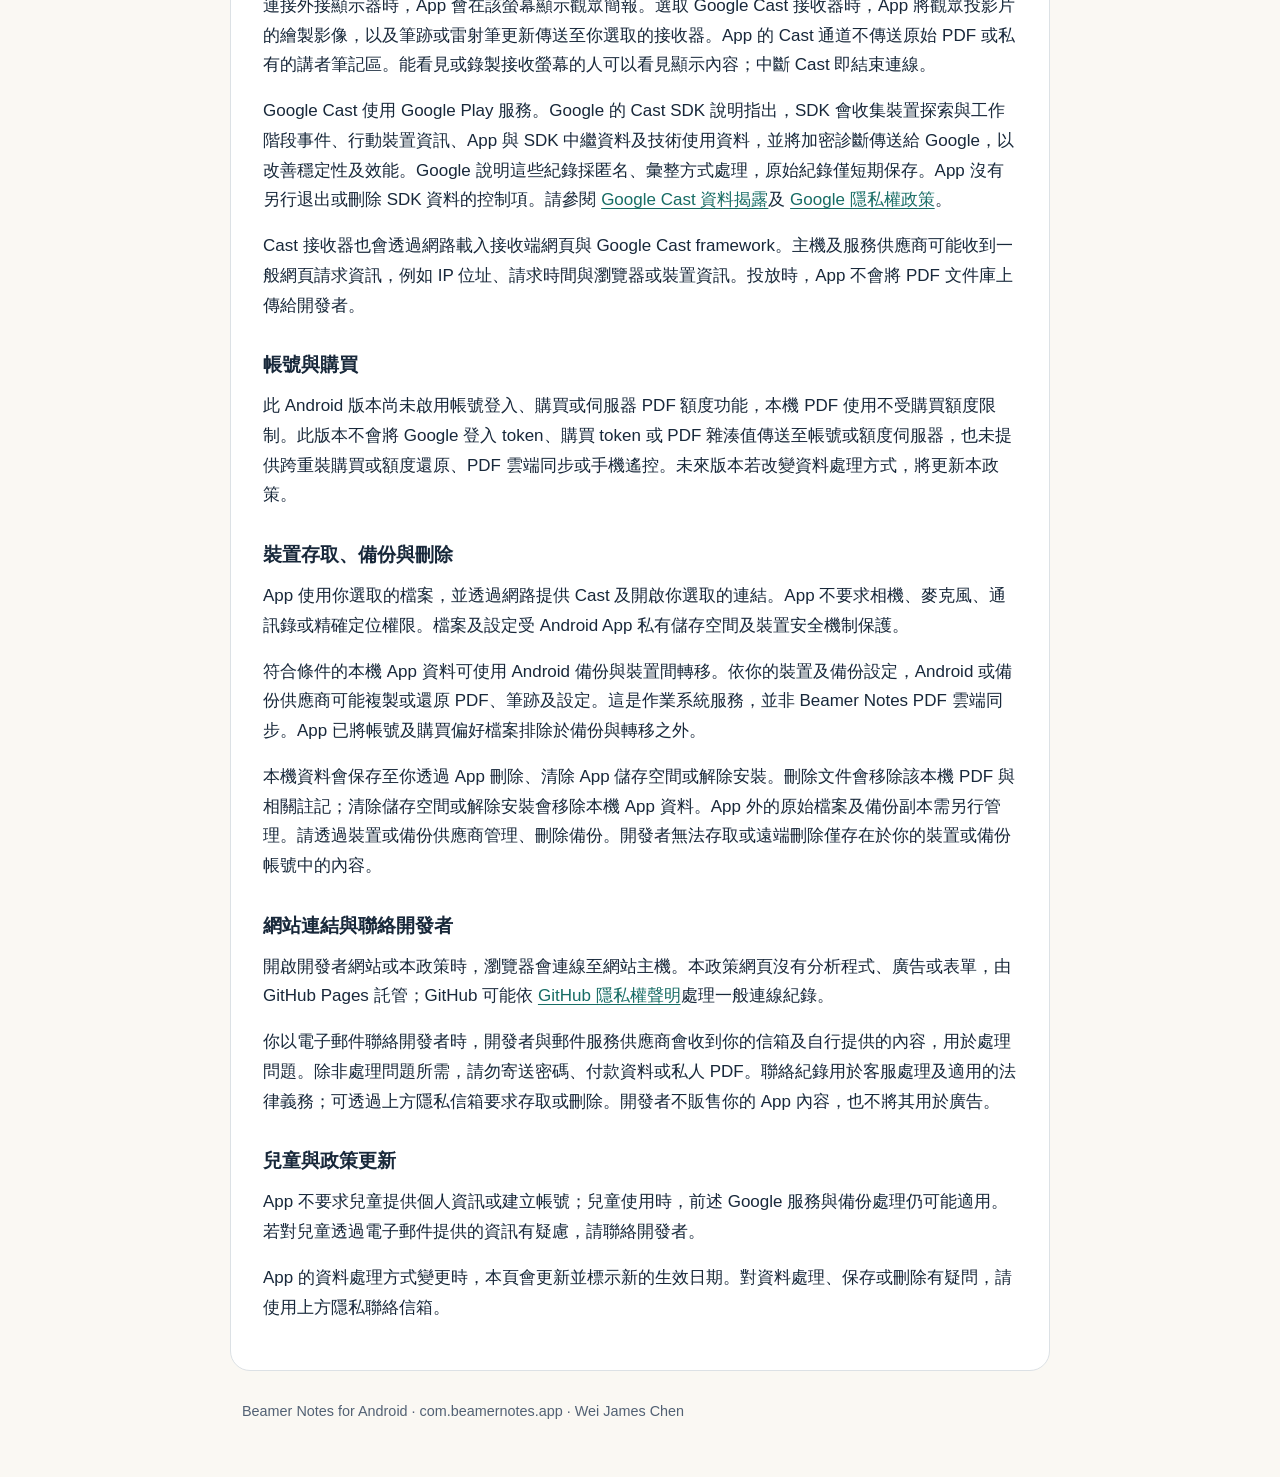
<file: beamernotes/privacy-android.html>
<!DOCTYPE html>
<html lang="en">
<head>
<meta charset="utf-8">
<meta name="viewport" content="width=device-width, initial-scale=1">
<meta name="color-scheme" content="light dark">
<meta name="description" content="Privacy policy for Beamer Notes for Android, including local PDFs, annotations, Google Cast, backups and deletion. English and Traditional Chinese.">
<title>Beamer Notes Android — Privacy Policy / 隱私權政策</title>
<style>:root{color-scheme:light dark;--bg:#faf8f3;--card:#fff;--text:#18283a;--muted:#526174;--line:#dce1e5;--link:#176c64}@media(prefers-color-scheme:dark){:root{--bg:#101c2c;--card:#17283d;--text:#eef4fa;--muted:#b1c0d0;--line:#33455b;--link:#92d9c5}}*{box-sizing:border-box}body{margin:0;padding:32px 20px;background:var(--bg);color:var(--text);font:17px/1.75 -apple-system,BlinkMacSystemFont,"Segoe UI",sans-serif}main{max-width:820px;margin:auto}nav{display:flex;flex-wrap:wrap;gap:20px;padding:0 0 24px}a{color:var(--link);text-underline-offset:3px;overflow-wrap:anywhere}article{background:var(--card);border:1px solid var(--line);border-radius:20px;padding:32px;margin-bottom:28px}h1{font-size:1.8rem;line-height:1.3;margin:0 0 24px}h2{font-size:1.2rem;margin:32px 0 12px;line-height:1.4}p{margin:0 0 16px}footer{color:var(--muted);font-size:.9rem;padding:0 12px 20px}@media(max-width:520px){body{padding:20px 12px}article{padding:24px 20px}h1{font-size:1.5rem}}</style>
</head>
<body><main>
<nav aria-label="Policy languages"><a href="#english">English</a><a href="#chinese" lang="zh-Hant">繁體中文</a><a href="https://jamesweichen.github.io/">Wei James Chen</a></nav>
<article id="english" lang="en">
<h1>Privacy Policy for Beamer Notes for Android</h1>
<p>Effective date: 15 October 2026<br>Developer: Wei James Chen<br>Application ID: com.beamernotes.app<br>Privacy contact: <a href="mailto:thisis.chenwei@gmail.com">thisis.chenwei@gmail.com</a></p>
<p>This policy describes Beamer Notes for Android version 1.26 (4). The Apple version has a <a href="privacy.html">separate privacy policy</a>.</p>
<h2>PDFs, annotations and settings</h2>
<p>Beamer Notes reads PDFs you select through Android's document picker and copies them into private app storage. The app processes the PDFs on your device to display slides and speaker notes. It stores your library titles and folders, PDF content hashes, drawing strokes, inserted text and shapes, and presentation preferences locally. Content hashes identify imported PDFs; they are not advertising identifiers.</p>
<p>The developer does not receive these PDFs, notes, annotations or hashes. The current Android version has no developer-operated PDF cloud synchronization, advertising, tracking, or separate analytics or crash-reporting service. If you choose a file from a cloud document provider, that provider handles your file access under its own policy.</p>
<h2>External displays and Google Cast</h2>
<p>Connecting an external display shows your audience presentation on that display. When you choose a Google Cast receiver, the app sends rendered audience slide images and drawing or laser-pointer updates to the selected receiver. It does not send the original PDF or the private speaker-notes pane through the app's Cast channel. People who can see or record the receiving screen can see the displayed content. Disconnect Cast to end the session.</p>
<p>Google Cast uses Google Play services. Google's Cast SDK disclosure describes collection of discovery and session events, mobile-device information, client-app and SDK metadata, and technical usage data. The SDK sends encrypted diagnostics to Google to improve reliability and performance. Google describes these logs as anonymous and aggregated, with short-term raw retention. The app offers no separate SDK-data opt-out or deletion control. See <a href="https://developers.google.com/cast/docs/android_sender/data_disclosure">Google's Cast data disclosure</a> and <a href="https://policies.google.com/privacy">Google Privacy Policy</a>.</p>
<p>A Cast receiver also loads its receiver web app and Google's Cast framework over the network. Hosting and service providers can receive normal web-request information, such as IP address, request time, and browser/device information. The app does not upload your PDF library to the developer as part of casting.</p>
<h2>Accounts and purchases</h2>
<p>Account sign-in, purchases and server-managed PDF allowances are not enabled in this Android release. Local PDF use is not limited by a purchase allowance. The app does not send Google sign-in tokens, purchase tokens or PDF hashes to an account or credit server in this release. It does not offer cross-install purchase/allowance recovery, PDF cloud sync or phone remote control. If these data practices change in a future release, this policy will be updated.</p>
<h2>Device access, backup and deletion</h2>
<p>The app uses the files you select and network access for Cast and links you choose to open. It does not request access to your camera, microphone, contacts or precise location. Files and settings are protected by Android's app-private storage and device security.</p>
<p>Android backup and device-to-device transfer are enabled for eligible local app data. Depending on your device and backup settings, PDFs, annotations and settings may be copied or restored by Android or your backup provider. This is an operating-system service, not Beamer Notes PDF cloud sync. The app excludes its account and purchase preference files from backup and transfer.</p>
<p>Local data remains until you delete it using app controls, clear app storage, or uninstall the app. Removing a deck removes its local PDF and associated annotations. Clearing storage or uninstalling removes the local app data; original files outside the app and backup copies are separate. Manage or delete backups through your device or backup provider. The developer cannot access or remotely delete content stored only on your devices or in your backup account.</p>
<h2>Website links and contacting the developer</h2>
<p>Opening the developer website or this policy connects your browser to the website host. This policy page uses no analytics scripts, advertising or forms. GitHub Pages hosts it and may process ordinary connection logs under the <a href="https://docs.github.com/en/site-policy/privacy-policies/github-general-privacy-statement">GitHub Privacy Statement</a>.</p>
<p>If you email the developer, the developer and email service providers receive your email address and the information you choose to send to answer your request. Do not send passwords, payment details, or private PDFs unless needed for your request. Correspondence is retained for handling support and any applicable legal obligations; you may request access or deletion through the privacy contact above. The developer does not sell your app content or use it for advertising.</p>
<h2>Children and policy updates</h2>
<p>The app does not ask children to provide personal information or create an account. The Google-service and backup processing described above can still apply when the app is used by a child. Contact the developer with concerns about information a child has sent by email.</p>
<p>Changes to the app's data practices will be reflected on this page with an updated effective date. Contact the privacy address above with questions about data handling, retention or deletion.</p>
</article>
<article id="chinese" lang="zh-Hant">
<h1>Beamer Notes Android 隱私權政策</h1>
<p>生效日期：2026 年 10 月 15 日<br>開發者：Wei James Chen<br>應用程式 ID：com.beamernotes.app<br>隱私聯絡信箱：<a href="mailto:thisis.chenwei@gmail.com">thisis.chenwei@gmail.com</a></p>
<p>本政策適用於 Beamer Notes Android 1.26 (4)。Apple 版本另有<a href="privacy.html">專用隱私權政策</a>。</p>
<h2>PDF、筆跡與設定</h2>
<p>Beamer Notes 透過 Android 文件選擇器讀取你選取的 PDF，並複製到 App 私有儲存空間。PDF 在裝置上處理，用於顯示投影片與講者筆記。App 在本機保存文件庫標題與資料夾、PDF 內容雜湊值、繪圖筆跡、插入的文字與圖形，以及簡報偏好。雜湊值用於識別匯入的 PDF，並非廣告識別碼。</p>
<p>開發者不會收到這些 PDF、筆記、註記或雜湊值。目前 Android 版沒有開發者營運的 PDF 雲端同步、廣告、追蹤或獨立的使用分析與當機回報服務。若從雲端文件供應商選取檔案，該供應商依自身政策處理檔案存取。</p>
<h2>外接顯示器與 Google Cast</h2>
<p>連接外接顯示器時，App 會在該螢幕顯示觀眾簡報。選取 Google Cast 接收器時，App 將觀眾投影片的繪製影像，以及筆跡或雷射筆更新傳送至你選取的接收器。App 的 Cast 通道不傳送原始 PDF 或私有的講者筆記區。能看見或錄製接收螢幕的人可以看見顯示內容；中斷 Cast 即結束連線。</p>
<p>Google Cast 使用 Google Play 服務。Google 的 Cast SDK 說明指出，SDK 會收集裝置探索與工作階段事件、行動裝置資訊、App 與 SDK 中繼資料及技術使用資料，並將加密診斷傳送給 Google，以改善穩定性及效能。Google 說明這些紀錄採匿名、彙整方式處理，原始紀錄僅短期保存。App 沒有另行退出或刪除 SDK 資料的控制項。請參閱 <a href="https://developers.google.com/cast/docs/android_sender/data_disclosure">Google Cast 資料揭露</a>及 <a href="https://policies.google.com/privacy?hl=zh-TW">Google 隱私權政策</a>。</p>
<p>Cast 接收器也會透過網路載入接收端網頁與 Google Cast framework。主機及服務供應商可能收到一般網頁請求資訊，例如 IP 位址、請求時間與瀏覽器或裝置資訊。投放時，App 不會將 PDF 文件庫上傳給開發者。</p>
<h2>帳號與購買</h2>
<p>此 Android 版本尚未啟用帳號登入、購買或伺服器 PDF 額度功能，本機 PDF 使用不受購買額度限制。此版本不會將 Google 登入 token、購買 token 或 PDF 雜湊值傳送至帳號或額度伺服器，也未提供跨重裝購買或額度還原、PDF 雲端同步或手機遙控。未來版本若改變資料處理方式，將更新本政策。</p>
<h2>裝置存取、備份與刪除</h2>
<p>App 使用你選取的檔案，並透過網路提供 Cast 及開啟你選取的連結。App 不要求相機、麥克風、通訊錄或精確定位權限。檔案及設定受 Android App 私有儲存空間及裝置安全機制保護。</p>
<p>符合條件的本機 App 資料可使用 Android 備份與裝置間轉移。依你的裝置及備份設定，Android 或備份供應商可能複製或還原 PDF、筆跡及設定。這是作業系統服務，並非 Beamer Notes PDF 雲端同步。App 已將帳號及購買偏好檔案排除於備份與轉移之外。</p>
<p>本機資料會保存至你透過 App 刪除、清除 App 儲存空間或解除安裝。刪除文件會移除該本機 PDF 與相關註記；清除儲存空間或解除安裝會移除本機 App 資料。App 外的原始檔案及備份副本需另行管理。請透過裝置或備份供應商管理、刪除備份。開發者無法存取或遠端刪除僅存在於你的裝置或備份帳號中的內容。</p>
<h2>網站連結與聯絡開發者</h2>
<p>開啟開發者網站或本政策時，瀏覽器會連線至網站主機。本政策網頁沒有分析程式、廣告或表單，由 GitHub Pages 託管；GitHub 可能依 <a href="https://docs.github.com/en/site-policy/privacy-policies/github-general-privacy-statement">GitHub 隱私權聲明</a>處理一般連線紀錄。</p>
<p>你以電子郵件聯絡開發者時，開發者與郵件服務供應商會收到你的信箱及自行提供的內容，用於處理問題。除非處理問題所需，請勿寄送密碼、付款資料或私人 PDF。聯絡紀錄用於客服處理及適用的法律義務；可透過上方隱私信箱要求存取或刪除。開發者不販售你的 App 內容，也不將其用於廣告。</p>
<h2>兒童與政策更新</h2>
<p>App 不要求兒童提供個人資訊或建立帳號；兒童使用時，前述 Google 服務與備份處理仍可能適用。若對兒童透過電子郵件提供的資訊有疑慮，請聯絡開發者。</p>
<p>App 的資料處理方式變更時，本頁會更新並標示新的生效日期。對資料處理、保存或刪除有疑問，請使用上方隱私聯絡信箱。</p>
</article>
<footer>Beamer Notes for Android · com.beamernotes.app · Wei James Chen</footer>
</main></body></html>
</file>
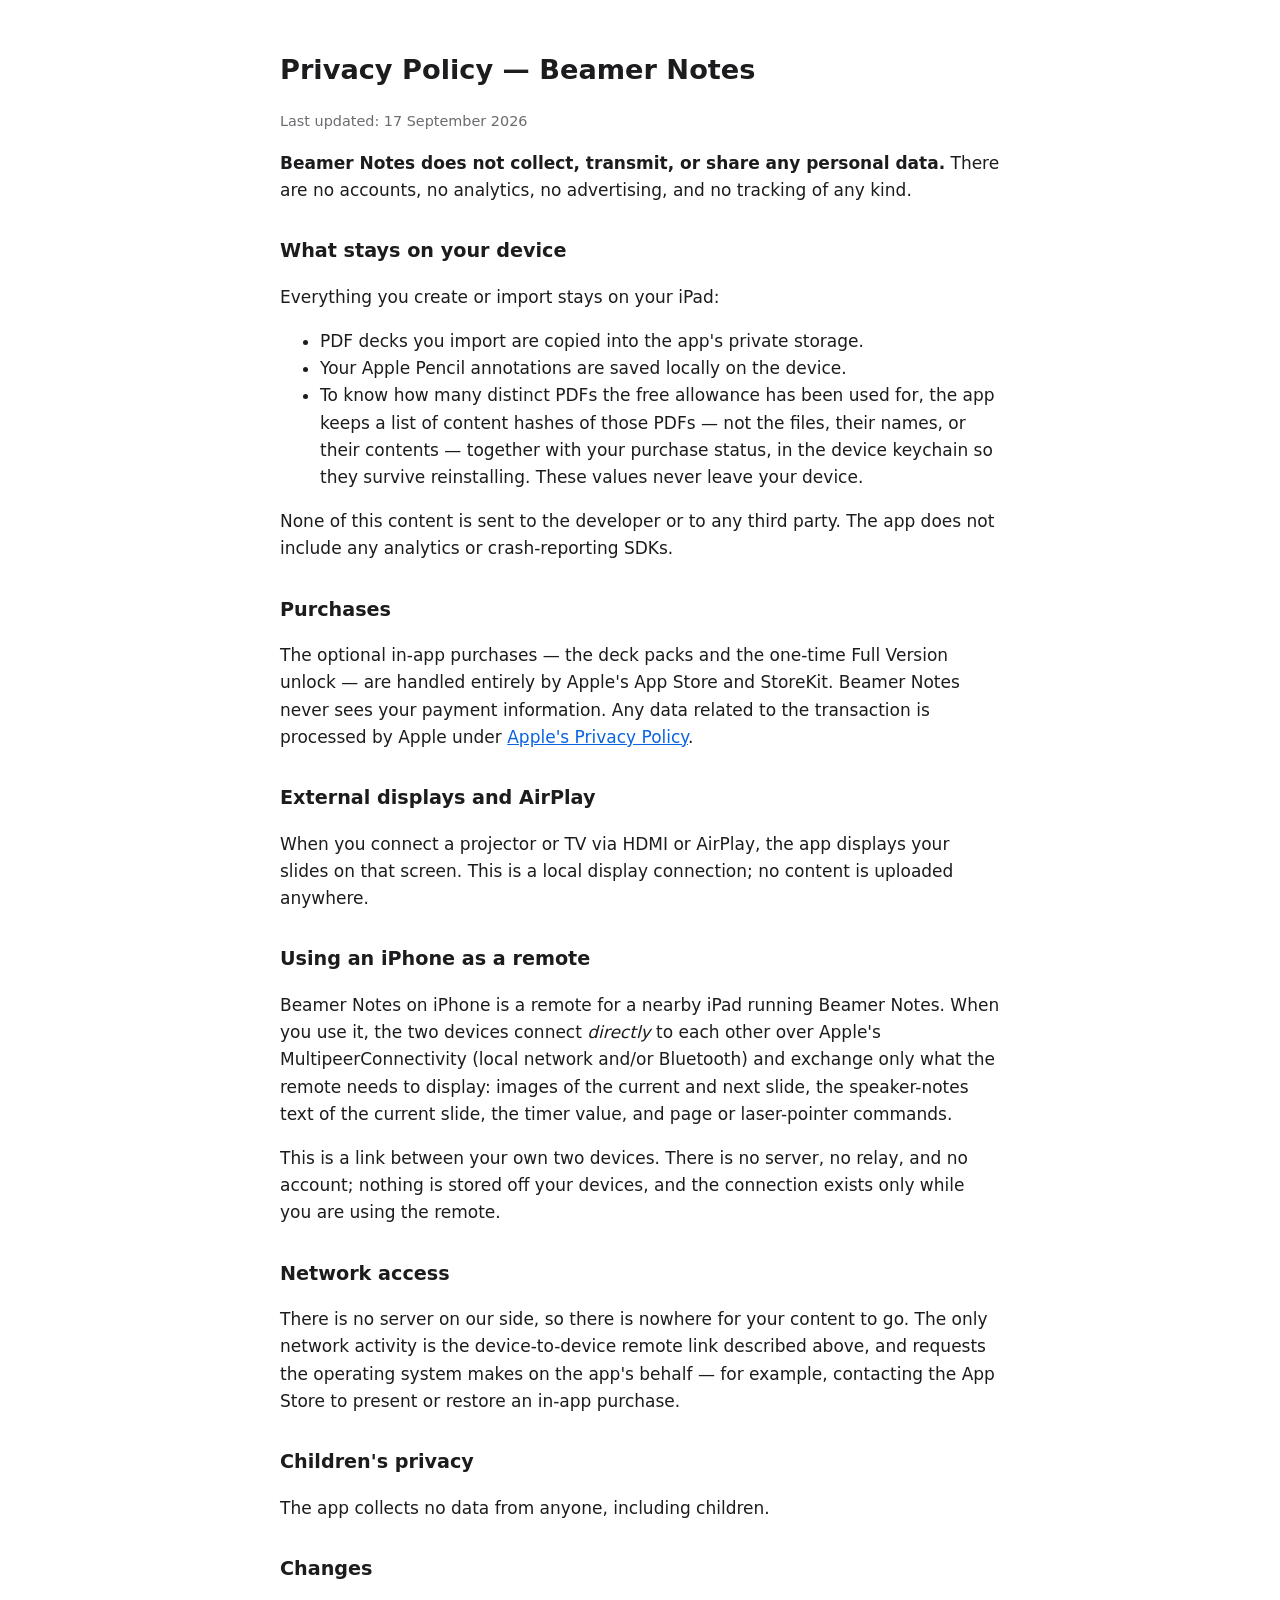
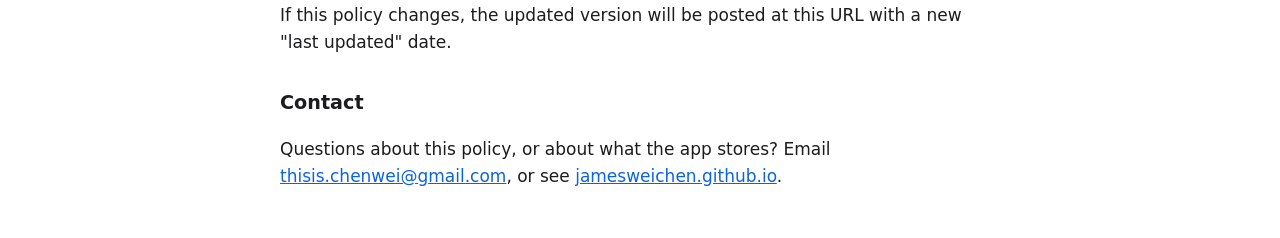
<file: beamernotes/privacy.html>
<!DOCTYPE html>
<html lang="en">
<head>
<meta charset="utf-8">
<meta name="viewport" content="width=device-width, initial-scale=1">
<title>Beamer Notes — Privacy Policy</title>
<style>
  body { font: 17px/1.6 -apple-system, system-ui, "Helvetica Neue", Arial, sans-serif;
         max-width: 720px; margin: 3rem auto; padding: 0 1.25rem; color: #1c1c1e; }
  h1 { font-size: 1.7rem; } h2 { font-size: 1.2rem; margin-top: 2rem; }
  code { background: #f2f2f7; padding: 0 .3em; border-radius: 4px; }
  a { color: #0a63e0; }
  .muted { color: #6b6b70; font-size: .9rem; }
</style>
</head>
<body>
<h1>Privacy Policy — Beamer Notes</h1>
<p class="muted">Last updated: 17 September 2026</p>

<p><strong>Beamer Notes does not collect, transmit, or share any personal
data.</strong> There are no accounts, no analytics, no advertising, and no
tracking of any kind.</p>

<h2>What stays on your device</h2>
<p>Everything you create or import stays on your iPad:</p>
<ul>
  <li>PDF decks you import are copied into the app's private storage.</li>
  <li>Your Apple Pencil annotations are saved locally on the device.</li>
  <li>To know how many distinct PDFs the free allowance has been used for, the
      app keeps a list of content hashes of those PDFs — not the files, their
      names, or their contents — together with your purchase status, in the
      device keychain so they survive reinstalling. These values never leave
      your device.</li>
</ul>
<p>None of this content is sent to the developer or to any third party. The app
does not include any analytics or crash-reporting SDKs.</p>

<h2>Purchases</h2>
<p>The optional in-app purchases — the deck packs and the one-time Full Version
unlock — are handled entirely by Apple's App Store and StoreKit. Beamer Notes
never sees your payment information. Any data related to the transaction is
processed by Apple under
<a href="https://www.apple.com/legal/privacy/">Apple's Privacy Policy</a>.</p>

<h2>External displays and AirPlay</h2>
<p>When you connect a projector or TV via HDMI or AirPlay, the app displays your
slides on that screen. This is a local display connection; no content is
uploaded anywhere.</p>

<h2>Using an iPhone as a remote</h2>
<p>Beamer Notes on iPhone is a remote for a nearby iPad running Beamer Notes.
When you use it, the two devices connect <em>directly</em> to each other over
Apple's MultipeerConnectivity (local network and/or Bluetooth) and exchange only
what the remote needs to display: images of the current and next slide, the
speaker-notes text of the current slide, the timer value, and page or
laser-pointer commands.</p>
<p>This is a link between your own two devices. There is no server, no relay,
and no account; nothing is stored off your devices, and the connection exists
only while you are using the remote.</p>

<h2>Network access</h2>
<p>There is no server on our side, so there is nowhere for your content to go.
The only network activity is the device-to-device remote link described above,
and requests the operating system makes on the app's behalf — for example,
contacting the App Store to present or restore an in-app purchase.</p>

<h2>Children's privacy</h2>
<p>The app collects no data from anyone, including children.</p>

<h2>Changes</h2>
<p>If this policy changes, the updated version will be posted at this URL with a
new "last updated" date.</p>

<h2>Contact</h2>
<p>Questions about this policy, or about what the app stores? Email
<a href="mailto:thisis.chenwei@gmail.com">thisis.chenwei@gmail.com</a>, or see
<a href="https://jamesweichen.github.io/">jamesweichen.github.io</a>.</p>

</body>
</html>
</file>
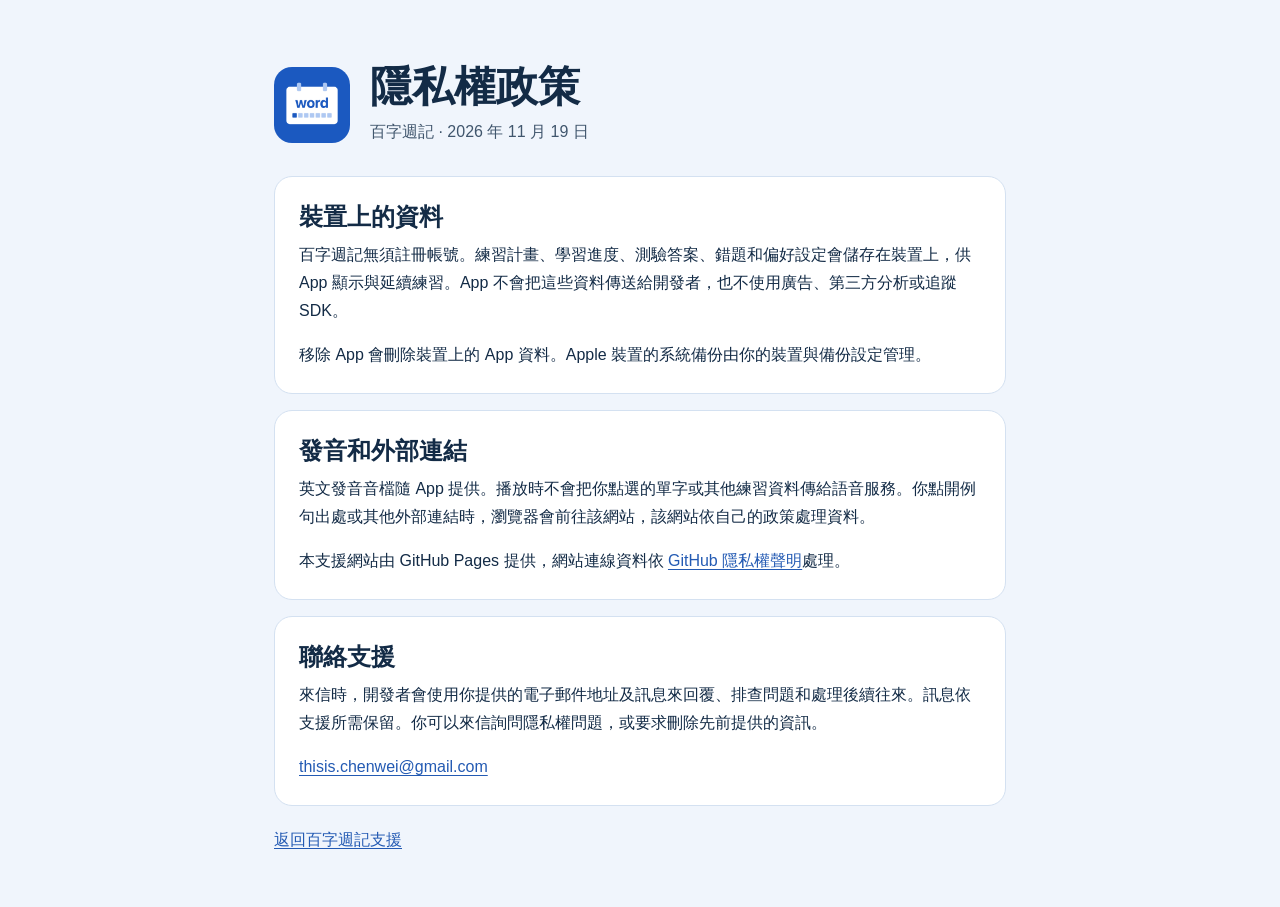
<file: wordweek/privacy.html>
<!doctype html>
<html lang="zh-Hant">
<head>
  <meta charset="utf-8">
  <meta name="viewport" content="width=device-width, initial-scale=1">
  <meta name="description" content="百字週記的隱私權政策。">
  <title>百字週記｜隱私權政策</title>
  <link rel="stylesheet" href="style.css">
</head>
<body>
  <main>
    <header>
      <img src="icon.png" width="76" height="76" alt="">
      <div>
        <h1>隱私權政策</h1>
        <p>百字週記 · 2026 年 11 月 19 日</p>
      </div>
    </header>
    <section>
      <h2>裝置上的資料</h2>
      <p>百字週記無須註冊帳號。練習計畫、學習進度、測驗答案、錯題和偏好設定會儲存在裝置上，供 App 顯示與延續練習。App 不會把這些資料傳送給開發者，也不使用廣告、第三方分析或追蹤 SDK。</p>
      <p>移除 App 會刪除裝置上的 App 資料。Apple 裝置的系統備份由你的裝置與備份設定管理。</p>
    </section>
    <section>
      <h2>發音和外部連結</h2>
      <p>英文發音音檔隨 App 提供。播放時不會把你點選的單字或其他練習資料傳給語音服務。你點開例句出處或其他外部連結時，瀏覽器會前往該網站，該網站依自己的政策處理資料。</p>
      <p>本支援網站由 GitHub Pages 提供，網站連線資料依 <a href="https://docs.github.com/en/site-policy/privacy-policies/github-general-privacy-statement">GitHub 隱私權聲明</a>處理。</p>
    </section>
    <section>
      <h2>聯絡支援</h2>
      <p>來信時，開發者會使用你提供的電子郵件地址及訊息來回覆、排查問題和處理後續往來。訊息依支援所需保留。你可以來信詢問隱私權問題，或要求刪除先前提供的資訊。</p>
      <p><a href="mailto:thisis.chenwei@gmail.com">thisis.chenwei@gmail.com</a></p>
    </section>
    <footer><a href="./">返回百字週記支援</a></footer>
  </main>
</body>
</html>
</file>
<file: styles.css>
:root {
  color-scheme: dark;
  --paper: #101411;
  --paper-deep: #171e19;
  --ink: #f0eee7;
  --muted: #b1b6ac;
  --faint: #7e867d;
  --line: rgba(240, 238, 231, 0.15);
  --green: #72c89d;
  --green-light: #183c2d;
  --rust: #e08a65;
  --rust-light: #42291f;
  --blue: #74aec5;
  --blue-light: #20343d;
  --yellow: #e0bc64;
  --header-bg: rgba(16, 20, 17, 0.94);
  --caption-bg: rgba(8, 11, 9, 0.9);
  --footer-bg: #080b09;
  --footer-ink: #f0eee7;
  --footer-muted: #a9aea6;
  --footer-faint: #737a72;
  --portrait-filter: saturate(0.72) brightness(0.8) contrast(1.06);
  --sans: "Space Grotesk", "Noto Sans TC", sans-serif;
  --serif: "Source Serif 4", "Noto Serif TC", serif;
  --mono: "Space Mono", monospace;
  --page-pad: clamp(22px, 4vw, 54px);
  --content-width: 1160px;
}

html[data-theme="light"] {
  color-scheme: light;
  --paper: #f3f1ec;
  --paper-deep: #e9e6dd;
  --ink: #1e1f1a;
  --muted: #67695f;
  --faint: #98968c;
  --line: rgba(30, 31, 26, 0.16);
  --green: #1f6b4a;
  --green-light: #d6e2d9;
  --rust: #a65435;
  --rust-light: #ead9cf;
  --blue: #315f73;
  --blue-light: #d5e0e4;
  --yellow: #d9af4a;
  --header-bg: rgba(243, 241, 236, 0.94);
  --caption-bg: rgba(30, 31, 26, 0.9);
  --footer-bg: #1e1f1a;
  --footer-ink: #f3f1ec;
  --footer-muted: #bdbdb5;
  --footer-faint: #92938c;
  --portrait-filter: saturate(0.87) contrast(0.98);
}

* {
  box-sizing: border-box;
}

html {
  scroll-behavior: smooth;
}

body {
  margin: 0;
  background: var(--paper);
  color: var(--ink);
  font-family: var(--serif);
  -webkit-font-smoothing: antialiased;
  transition: background-color 180ms ease, color 180ms ease;
}

button,
a {
  color: inherit;
}

a {
  text-decoration: none;
}

button {
  font: inherit;
}

img {
  display: block;
  max-width: 100%;
}

.skip-link {
  position: fixed;
  left: 16px;
  top: -100px;
  z-index: 100;
  padding: 10px 14px;
  background: var(--ink);
  color: var(--paper);
  font-family: var(--sans);
  font-size: 14px;
}

.skip-link:focus {
  top: 12px;
}

.loading {
  min-height: 100vh;
  display: flex;
  align-items: center;
  justify-content: center;
  gap: 16px;
  font: 500 13px/1 var(--mono);
  letter-spacing: 0.12em;
  text-transform: uppercase;
  color: var(--muted);
}

.loading-mark {
  width: 12px;
  height: 12px;
  border-radius: 50%;
  background: var(--green);
  animation: pulse 1.2s ease-in-out infinite;
}

@keyframes pulse {
  50% {
    opacity: 0.3;
    transform: scale(0.75);
  }
}

.page-shell,
.nav-shell,
.footer-shell {
  width: min(100%, calc(var(--content-width) + (var(--page-pad) * 2)));
  margin: 0 auto;
  padding-inline: var(--page-pad);
}

.site-header {
  position: sticky;
  top: 0;
  z-index: 20;
  background: var(--header-bg);
  border-bottom: 1px solid var(--line);
  backdrop-filter: blur(12px);
}

.nav-shell {
  min-height: 78px;
  display: grid;
  grid-template-columns: minmax(220px, 1fr) auto auto auto;
  align-items: center;
  gap: 34px;
}

.brand {
  display: inline-flex;
  align-items: baseline;
  gap: 9px;
  width: max-content;
  font: 600 16px/1 var(--sans);
  letter-spacing: -0.01em;
}

.brand-zh {
  font-family: "Noto Serif TC", serif;
  font-weight: 600;
}

.nav-links {
  display: flex;
  align-items: center;
  gap: clamp(16px, 2.3vw, 30px);
  font: 500 15px/1 var(--sans);
}

.nav-link {
  position: relative;
  padding-block: 8px;
}

.nav-link::after {
  content: "";
  position: absolute;
  left: 0;
  right: 100%;
  bottom: 0;
  height: 1px;
  background: var(--ink);
  transition: right 160ms ease;
}

.nav-link:hover::after,
.nav-link:focus-visible::after,
.nav-link.is-active::after {
  right: 0;
}

.language-switch {
  display: flex;
  align-items: center;
  gap: 5px;
  font: 500 13px/1 var(--mono);
  color: var(--faint);
}

.language-switch button {
  border: 0;
  padding: 6px 2px;
  background: transparent;
  cursor: pointer;
  color: inherit;
}

.language-switch button.is-active {
  color: var(--ink);
}

.theme-toggle {
  display: inline-flex;
  align-items: center;
  gap: 7px;
  min-height: 40px;
  padding: 8px 12px;
  border: 1px solid var(--line);
  border-radius: 999px;
  background: var(--paper-deep);
  color: var(--ink);
  font: 600 12px/1 var(--mono);
  cursor: pointer;
  transition: border-color 140ms ease, background 140ms ease, color 140ms ease;
}

.theme-toggle:hover {
  border-color: var(--green);
  color: var(--green);
}

.theme-icon {
  font-size: 16px;
  line-height: 1;
}

.hero {
  min-height: min(760px, calc(100vh - 78px));
  display: grid;
  grid-template-columns: minmax(0, 1.2fr) minmax(320px, 0.8fr);
  border-bottom: 1px solid var(--line);
}

.hero-copy {
  display: flex;
  flex-direction: column;
  justify-content: center;
  padding: clamp(70px, 9vw, 126px) clamp(30px, 6vw, 84px) clamp(70px, 8vw, 112px) 0;
}

.eyebrow {
  margin: 0 0 25px;
  color: var(--green);
  font: 700 13px/1.4 var(--mono);
  letter-spacing: 0.12em;
  text-transform: uppercase;
}

h1,
h2,
h3,
p {
  margin-top: 0;
}

h1,
h2,
h3 {
  text-wrap: balance;
}

.hero h1 {
  margin-bottom: 27px;
  font: 500 clamp(56px, 7vw, 94px)/0.92 var(--sans);
  letter-spacing: -0.065em;
}

.bio-copy {
  max-width: 670px;
  font-size: clamp(17px, 1.55vw, 21px);
  line-height: 1.58;
}

.bio-copy p:last-child {
  margin-bottom: 0;
}

.hero-distinction {
  max-width: 670px;
  display: grid;
  grid-template-columns: 44px minmax(0, 1fr);
  align-items: center;
  gap: 15px;
  margin-top: 30px;
  padding: 16px 0;
  border-top: 1px solid var(--line);
  border-bottom: 1px solid var(--line);
}

.hero-distinction-icon {
  width: 44px;
  height: 44px;
  display: grid;
  place-items: center;
  border: 1px solid color-mix(in srgb, var(--yellow) 60%, var(--line));
  border-radius: 50%;
  background: color-mix(in srgb, var(--yellow) 12%, transparent);
  color: var(--yellow);
  font-family: "Material Symbols Rounded";
  font-size: 25px;
  font-style: normal;
  font-weight: 600;
  line-height: 1;
  font-feature-settings: "liga";
}

.hero-distinction-copy {
  display: grid;
  gap: 2px;
}

.hero-distinction-years {
  color: var(--green);
  font: 700 10px/1.4 var(--mono);
  letter-spacing: 0.08em;
}

.hero-distinction-copy strong {
  color: var(--ink);
  font: 600 16px/1.35 var(--sans);
}

.hero-distinction-copy > span:not(.hero-distinction-years) {
  color: var(--muted);
  font: 600 12px/1.45 var(--mono);
}

.hero-links {
  display: grid;
  grid-template-columns: repeat(4, max-content);
  gap: 14px clamp(24px, 2.5vw, 38px);
  align-items: start;
  justify-content: start;
  margin-top: 28px;
  font: 600 14px/1.4 var(--sans);
}

.hero-links a,
.text-link,
.footer-links a {
  border-bottom: 1px solid var(--ink);
  transition: color 140ms ease, border-color 140ms ease;
}

.hero-links a {
  display: inline-flex;
  align-items: center;
  gap: 5px;
  padding-bottom: 2px;
}

.hero-link-icon {
  flex: 0 0 auto;
  font-size: 18px;
  font-variation-settings: "FILL" 0, "wght" 600, "GRAD" 0, "opsz" 20;
}

.hero-links a:hover,
.text-link:hover,
.footer-links a:hover {
  color: var(--green);
  border-color: var(--green);
}

.portrait-frame {
  position: relative;
  min-height: 560px;
  margin: 0;
  overflow: hidden;
  background: var(--paper-deep);
  border-left: 1px solid var(--line);
}

.portrait-frame img {
  width: 100%;
  height: 100%;
  object-fit: cover;
  object-position: 50% 32%;
  filter: var(--portrait-filter);
  transition: filter 180ms ease;
}

.portrait-frame figcaption {
  position: absolute;
  left: 0;
  right: 0;
  bottom: 0;
  display: flex;
  justify-content: space-between;
  gap: 20px;
  padding: 15px 18px;
  background: var(--caption-bg);
  color: var(--footer-ink);
  font: 500 12px/1.5 var(--mono);
  letter-spacing: 0.02em;
}

.section-rule {
  padding-top: clamp(75px, 9vw, 118px);
  padding-bottom: clamp(75px, 9vw, 118px);
  border-bottom: 1px solid var(--line);
}

.section-heading {
  display: grid;
  grid-template-columns: minmax(0, 1fr) auto;
  align-items: end;
  gap: 48px;
  margin-bottom: 45px;
}

.section-heading h2 {
  max-width: 830px;
  margin: 0;
  font: 500 clamp(30px, 4vw, 49px)/1.08 var(--sans);
  letter-spacing: -0.045em;
}

.section-heading .eyebrow {
  margin-bottom: 18px;
}

.text-link {
  padding-bottom: 3px;
  font: 600 14px/1.4 var(--sans);
  white-space: nowrap;
}

.stat-grid {
  display: grid;
  grid-template-columns: repeat(3, 1fr);
  border: 1px solid var(--line);
}

.stat-card {
  min-height: 230px;
  display: flex;
  flex-direction: column;
  justify-content: space-between;
  padding: 27px;
  border-right: 1px solid var(--line);
}

.stat-card:last-child {
  border-right: 0;
}

.stat-card strong {
  font: 500 clamp(68px, 9vw, 112px)/0.8 var(--sans);
  letter-spacing: -0.08em;
}

.stat-card span {
  font: 600 14px/1.4 var(--mono);
  text-transform: uppercase;
  letter-spacing: 0.08em;
}

.stat-green {
  background: var(--green-light);
}

.stat-rust {
  background: var(--rust-light);
}

.stat-blue {
  background: var(--blue-light);
}

.finding-preview-grid {
  display: grid;
  grid-template-columns: repeat(3, 1fr);
  border-top: 1px solid var(--line);
  border-left: 1px solid var(--line);
}

.finding-preview-card {
  min-height: 390px;
  display: flex;
  flex-direction: column;
  padding: clamp(22px, 3vw, 34px);
  border-right: 1px solid var(--line);
  border-bottom: 1px solid var(--line);
  transition: background 160ms ease, transform 160ms ease;
}

.finding-preview-card:hover,
.finding-preview-card:focus-visible {
  background: var(--paper-deep);
}

.finding-category {
  color: var(--green);
  font: 700 12px/1.45 var(--mono);
  letter-spacing: 0.09em;
  text-transform: uppercase;
}

.finding-preview-number {
  margin-top: 45px;
  font: 500 clamp(74px, 8vw, 112px)/0.8 var(--sans);
  letter-spacing: -0.08em;
}

.finding-preview-unit {
  margin-top: 13px;
  font: 700 13px/1.4 var(--mono);
  letter-spacing: 0.07em;
  text-transform: uppercase;
}

.finding-preview-card p {
  margin: auto 0 22px;
  padding-top: 38px;
  color: var(--muted);
  font-size: 15px;
  line-height: 1.5;
}

.finding-preview-link {
  font: 600 14px/1.4 var(--sans);
}

.compact-heading {
  margin-bottom: 30px;
}

.theme-grid {
  display: grid;
  grid-template-columns: repeat(4, 1fr);
  border-top: 1px solid var(--line);
  border-left: 1px solid var(--line);
}

.theme-card {
  position: relative;
  min-height: 290px;
  display: flex;
  flex-direction: column;
  padding: 24px;
  border-right: 1px solid var(--line);
  border-bottom: 1px solid var(--line);
  transition: background 180ms ease;
}

.theme-card:hover,
.theme-card:focus-visible {
  background: var(--paper-deep);
}

.theme-number,
.map-card-number {
  font: 700 13px/1 var(--mono);
  color: var(--green);
}

.theme-card h3 {
  margin: auto 0 12px;
  font: 500 23px/1.05 var(--sans);
  letter-spacing: -0.035em;
}

.theme-card p {
  margin-bottom: 0;
  color: var(--muted);
  font-size: 15px;
  line-height: 1.45;
}

.theme-arrow {
  position: absolute;
  right: 20px;
  top: 20px;
  font: 500 18px/1 var(--sans);
}

.news-list {
  border-top: 1px solid var(--line);
}

.news-item {
  display: block;
  padding: 22px 0;
  border-bottom: 1px solid var(--line);
}

.news-item time {
  margin-right: 22px;
  font: 700 13px/1.55 var(--mono);
  color: var(--green);
}

.news-item p {
  display: inline;
  margin: 0;
  font-size: 17px;
  line-height: 1.46;
}

.news-item p a {
  text-decoration: underline;
  text-decoration-color: var(--line);
  text-decoration-thickness: 1px;
  text-underline-offset: 4px;
  transition: color 140ms ease, text-decoration-color 140ms ease;
}

.news-item p a:hover,
.news-item p a:focus-visible {
  color: var(--green);
  text-decoration-color: var(--green);
}

.inner-page {
  min-height: 70vh;
}

.research-subnav {
  display: flex;
  gap: clamp(20px, 4vw, 48px);
  padding: 22px 0;
  overflow-x: auto;
  border-bottom: 1px solid var(--line);
  font: 600 14px/1.4 var(--sans);
  white-space: nowrap;
}

.research-subnav a {
  padding: 5px 0;
  color: var(--muted);
  border-bottom: 1px solid transparent;
}

.research-subnav a:hover,
.research-subnav a.is-active {
  color: var(--ink);
  border-color: var(--green);
}

.page-intro {
  max-width: 900px;
  padding: clamp(74px, 10vw, 138px) 0 clamp(70px, 8vw, 104px);
}

.page-intro h1 {
  margin-bottom: 25px;
  font: 500 clamp(52px, 8vw, 94px)/0.94 var(--sans);
  letter-spacing: -0.065em;
}

.page-intro > p:last-child {
  max-width: 700px;
  margin-bottom: 0;
  color: var(--muted);
  font-size: clamp(18px, 2vw, 23px);
  line-height: 1.5;
}

.featured-page .page-intro {
  padding-bottom: clamp(52px, 7vw, 84px);
}

.featured-spotlight {
  display: grid;
  grid-template-columns: minmax(280px, 0.85fr) minmax(0, 1.15fr);
  min-height: 510px;
  border: 1px solid var(--line);
}

.featured-metric,
.featured-copy {
  padding: clamp(28px, 5vw, 62px);
}

.featured-metric {
  display: flex;
  flex-direction: column;
  justify-content: center;
  background: var(--green-light);
  border-right: 1px solid var(--line);
}

.featured-metric strong {
  margin-top: auto;
  font: 500 clamp(118px, 18vw, 220px)/0.73 var(--sans);
  letter-spacing: -0.095em;
}

.featured-metric > span:last-child {
  margin-top: 26px;
  font: 700 14px/1.4 var(--mono);
  letter-spacing: 0.08em;
  text-transform: uppercase;
}

.featured-copy {
  display: flex;
  flex-direction: column;
}

.featured-count {
  margin-bottom: auto;
  color: var(--green);
  font: 700 12px/1.4 var(--mono);
  letter-spacing: 0.08em;
}

.featured-copy h2 {
  max-width: 650px;
  margin: 70px 0 16px;
  font: 500 clamp(30px, 4vw, 50px)/1.04 var(--sans);
  letter-spacing: -0.05em;
}

.featured-authors {
  color: var(--muted);
  font-size: 16px;
  line-height: 1.55;
}

.featured-summary {
  max-width: 640px;
  margin: 20px 0 30px;
  font-size: clamp(17px, 1.8vw, 21px);
  line-height: 1.52;
}

.featured-copy .button-link {
  align-self: flex-start;
}

.featured-controls {
  display: flex;
  align-items: center;
  justify-content: space-between;
  padding: 20px 0 clamp(80px, 10vw, 130px);
}

.featured-dots,
.featured-arrows {
  display: flex;
  align-items: center;
  gap: 10px;
}

.featured-dot {
  width: 8px;
  height: 8px;
  padding: 0;
  border: 1px solid var(--faint);
  border-radius: 50%;
  background: transparent;
  cursor: pointer;
}

.featured-dot.is-active {
  border-color: var(--green);
  background: var(--green);
}

.featured-arrows button {
  width: 46px;
  height: 46px;
  border: 1px solid var(--line);
  border-radius: 50%;
  background: transparent;
  cursor: pointer;
}

.featured-arrows button:hover {
  background: var(--ink);
  color: var(--paper);
}

.methods-map {
  display: grid;
  grid-template-columns: repeat(5, 1fr);
  border-top: 1px solid var(--line);
  border-left: 1px solid var(--line);
}

.method-card {
  min-height: 355px;
  display: flex;
  flex-direction: column;
  align-items: flex-start;
  padding: 23px;
  border: 0;
  border-right: 1px solid var(--line);
  border-bottom: 1px solid var(--line);
  background: transparent;
  color: var(--ink);
  text-align: left;
  cursor: pointer;
  transition: background 160ms ease, color 160ms ease;
}

.method-card:hover,
.method-card.is-active {
  background: var(--green);
  color: #0c1a13;
}

.method-card:hover .map-card-number,
.method-card.is-active .map-card-number,
.method-card:hover .map-card-copy,
.method-card.is-active .map-card-copy,
.method-card:hover .tag-line,
.method-card.is-active .tag-line {
  color: inherit;
}

.method-card .map-card-title {
  margin-top: auto;
}

.method-count {
  margin-top: 18px;
  font: 700 12px/1.4 var(--mono);
  text-transform: uppercase;
}

.research-map {
  display: grid;
  grid-template-columns: repeat(4, 1fr);
  border: 1px solid var(--line);
}

.map-card {
  min-height: 310px;
  display: flex;
  flex-direction: column;
  align-items: flex-start;
  padding: 24px;
  border: 0;
  border-right: 1px solid var(--line);
  background: transparent;
  text-align: left;
  cursor: pointer;
  transition: background 160ms ease, color 160ms ease;
}

.map-card:last-child {
  border-right: 0;
}

.map-card:hover,
.map-card.is-active {
  background: var(--green);
  color: var(--paper);
}

.map-card:hover .map-card-number,
.map-card.is-active .map-card-number,
.map-card:hover .map-card-copy,
.map-card.is-active .map-card-copy,
.map-card:hover .tag-line,
.map-card.is-active .tag-line {
  color: inherit;
}

.map-card-title {
  margin-top: auto;
  font: 500 24px/1.05 var(--sans);
  letter-spacing: -0.035em;
}

.map-card-copy {
  margin-top: 12px;
  color: var(--muted);
  font-size: 15px;
  line-height: 1.4;
}

.tag-line {
  margin-top: 18px;
  color: var(--faint);
  font: 500 12px/1.55 var(--mono);
  text-transform: uppercase;
}

.paper-section {
  margin-top: clamp(75px, 9vw, 118px);
  border-top: 1px solid var(--line);
}

.paper-toolbar {
  display: flex;
  align-items: flex-end;
  justify-content: space-between;
  gap: 40px;
  margin-bottom: 28px;
}

.paper-toolbar h2,
.split-heading h2,
.teaching-column h2,
.join-panel h2 {
  margin: 0;
  font: 500 clamp(28px, 3.4vw, 43px)/1.05 var(--sans);
  letter-spacing: -0.04em;
}

.filter-group {
  display: flex;
  flex-wrap: wrap;
  justify-content: flex-end;
  gap: 8px;
}

.filter-button {
  min-height: 40px;
  padding: 10px 15px;
  border: 1px solid var(--line);
  border-radius: 999px;
  background: transparent;
  font: 500 13px/1 var(--mono);
  cursor: pointer;
}

.filter-button:hover,
.filter-button.is-active {
  background: var(--ink);
  color: var(--paper);
}

.paper-list {
  border-top: 1px solid var(--line);
}

.theme-filter-notice {
  display: flex;
  flex-wrap: wrap;
  align-items: center;
  justify-content: space-between;
  gap: 8px 20px;
  margin-bottom: 20px;
  padding: 12px 16px;
  border: 1px solid var(--line);
  background: var(--green-light);
  font-size: 15px;
}

.theme-filter-notice a {
  color: var(--muted);
  font-weight: 600;
}

.theme-filter-notice a:hover {
  color: var(--ink);
}

.paper-row {
  display: grid;
  grid-template-columns: 82px minmax(0, 1fr);
  gap: 26px;
  padding: 30px 0;
  border-bottom: 1px solid var(--line);
}

.paper-year {
  font: 700 14px/1.55 var(--mono);
  color: var(--green);
}

.paper-meta {
  margin-bottom: 9px;
}

.status {
  font: 700 12px/1.2 var(--mono);
  letter-spacing: 0.08em;
  text-transform: uppercase;
}

.status-published {
  color: var(--green);
}

.status-forthcoming {
  color: var(--green);
}

.status-rr {
  color: var(--rust);
}

.status-working {
  color: var(--blue);
}

.paper-body h3 {
  max-width: 850px;
  margin-bottom: 7px;
  font: 500 clamp(20px, 2.4vw, 29px)/1.14 var(--sans);
  letter-spacing: -0.035em;
}

.paper-body h3 a:hover {
  color: var(--green);
}

.paper-body p {
  margin-bottom: 4px;
  color: var(--muted);
  font-size: 15px;
  line-height: 1.45;
}

.paper-body .venue {
  font-style: italic;
}

.paper-body .paper-abstract {
  max-width: 850px;
  margin-top: 17px;
  color: var(--muted);
  font-size: 16px;
  line-height: 1.62;
}

.browse-controls {
  display: grid;
  grid-template-columns: minmax(280px, 1fr) auto;
  align-items: end;
  gap: 36px;
  padding: 28px 0;
  border-top: 1px solid var(--line);
  border-bottom: 1px solid var(--line);
}

.paper-search {
  display: grid;
  gap: 10px;
  font: 700 13px/1.4 var(--mono);
  letter-spacing: 0.08em;
  text-transform: uppercase;
}

.paper-search input {
  width: 100%;
  padding: 13px 0;
  border: 0;
  border-bottom: 1px solid var(--ink);
  border-radius: 0;
  outline: 0;
  background: transparent;
  color: var(--ink);
  font: 500 18px/1.4 var(--sans);
}

.paper-search input::placeholder {
  color: var(--faint);
}

.browse-statuses {
  display: flex;
  flex-wrap: wrap;
  justify-content: flex-end;
  gap: 8px;
}

.browse-result-line {
  padding: 23px 0 13px;
  color: var(--muted);
  font: 600 13px/1.5 var(--mono);
  text-transform: uppercase;
}

.browse-result-line strong {
  color: var(--green);
}

.browse-empty {
  padding: 60px 0 110px;
  color: var(--muted);
  font-size: 20px;
}

[hidden] {
  display: none !important;
}

.lab-section,
.alumni-section {
  border-top: 1px solid var(--line);
}

.split-heading {
  display: flex;
  align-items: baseline;
  justify-content: space-between;
  gap: 30px;
  margin-bottom: 35px;
}

.split-heading > span {
  font: 700 14px/1 var(--mono);
  color: var(--green);
}

.people-grid {
  display: grid;
  grid-template-columns: 1fr 1fr;
  border-top: 1px solid var(--line);
  border-left: 1px solid var(--line);
}

.person-card {
  min-height: 260px;
  display: grid;
  grid-template-columns: 82px 1fr;
  align-items: start;
  gap: 24px;
  padding: 27px;
  border-right: 1px solid var(--line);
  border-bottom: 1px solid var(--line);
}

.person-avatar {
  width: 82px;
  aspect-ratio: 1;
  display: grid;
  place-items: center;
  border-radius: 50%;
  font: 600 22px/1 var(--sans);
}

.avatar-1 {
  background: var(--green-light);
}

.avatar-2 {
  background: var(--blue-light);
}

.avatar-3 {
  background: var(--rust-light);
}

.avatar-4 {
  background: #e7dfb9;
}

.person-role {
  margin-bottom: 9px;
  color: var(--green);
  font: 700 12px/1.4 var(--mono);
  letter-spacing: 0.08em;
  text-transform: uppercase;
}

.person-card h3 {
  margin-bottom: 15px;
  font: 500 24px/1.1 var(--sans);
  letter-spacing: -0.035em;
}

.person-card h3 span {
  display: block;
  margin-top: 5px;
  font-family: "Noto Serif TC", serif;
  font-size: 16px;
  letter-spacing: 0;
}

.person-card > div:last-child > p:last-child {
  margin: 0;
  color: var(--muted);
  line-height: 1.5;
}

.join-panel {
  display: grid;
  grid-template-columns: 1fr 1.2fr;
  gap: clamp(40px, 8vw, 110px);
  margin: clamp(72px, 10vw, 130px) 0;
  padding: clamp(32px, 5vw, 62px);
  background: var(--green);
  color: var(--paper);
}

.join-panel .eyebrow {
  color: #bddbc9;
}

.join-panel p {
  margin-bottom: 25px;
  font-size: 18px;
  line-height: 1.5;
}

.button-link {
  display: inline-flex;
  min-height: 42px;
  align-items: center;
  padding: 12px 18px;
  background: var(--paper);
  color: var(--ink);
  font: 600 14px/1.2 var(--sans);
}

.alumni-list {
  list-style: none;
  display: grid;
  grid-template-columns: repeat(3, 1fr);
  margin: 0;
  padding: 0;
  border-top: 1px solid var(--line);
  border-left: 1px solid var(--line);
}

.alumni-group + .alumni-group {
  margin-top: clamp(58px, 8vw, 92px);
}

.alumni-list li {
  min-height: 96px;
  display: flex;
  flex-direction: column;
  align-items: flex-start;
  justify-content: center;
  gap: 7px;
  padding: 17px 20px;
  border-right: 1px solid var(--line);
  border-bottom: 1px solid var(--line);
  font: 500 16px/1.5 var(--sans);
}

.alumni-list small {
  display: flex;
  flex-wrap: wrap;
  align-items: baseline;
  gap: 6px;
  color: var(--muted);
  font: 600 12px/1.4 var(--mono);
}

.apps-grid {
  display: grid;
  grid-template-columns: repeat(2, minmax(0, 1fr));
  border-top: 1px solid var(--line);
  border-left: 1px solid var(--line);
}

.app-card {
  min-height: 395px;
  display: flex;
  flex-direction: column;
  align-items: flex-start;
  padding: clamp(25px, 4vw, 48px);
  border-right: 1px solid var(--line);
  border-bottom: 1px solid var(--line);
  background: var(--paper);
}

.app-card-beamer {
  background: var(--green-light);
}

.app-card-acadenda {
  background: var(--rust-light);
}

.app-card-top {
  width: 100%;
  display: flex;
  align-items: center;
  justify-content: space-between;
  gap: 20px;
  margin-bottom: 44px;
}

.app-mark {
  width: 58px;
  height: 58px;
  display: grid;
  place-items: center;
  border: 1px solid currentColor;
  border-radius: 16px;
  color: var(--green);
  font: 700 17px/1 var(--mono);
}

.app-card-acadenda .app-mark {
  color: var(--rust);
}

.app-category {
  color: var(--muted);
  font: 700 11px/1.5 var(--mono);
  letter-spacing: 0.08em;
  text-align: right;
}

.app-card h2 {
  margin-bottom: 16px;
  font: 500 clamp(30px, 4vw, 43px)/1.1 var(--sans);
  letter-spacing: -0.04em;
}

.app-card > p {
  max-width: 560px;
  margin-bottom: 30px;
  color: var(--muted);
  font-size: 16px;
  line-height: 1.65;
}

.app-card .button-link {
  margin-top: auto;
}

.alumni-current {
  color: var(--rust);
}

.alumni-current::before {
  content: "·";
  margin-right: 6px;
  color: var(--faint);
}

.alumni-awards {
  width: 100%;
  display: grid;
  gap: 7px;
  margin-top: 4px;
}

.alumni-award-name {
  color: var(--ink);
  font: 600 11px/1.4 var(--sans);
}

.alumni-award-badges {
  display: flex;
  flex-wrap: wrap;
  gap: 7px;
}

.thesis-award {
  display: inline-flex;
  min-height: 40px;
  align-items: center;
  gap: 9px;
  padding: 4px 10px 4px 5px;
  border: 1px solid var(--line);
  background: var(--paper-deep);
  color: var(--muted);
  font: 600 10px/1.25 var(--mono);
  letter-spacing: 0.01em;
}

.thesis-award-icon {
  --award-color: var(--blue);
  position: relative;
  width: 31px;
  height: 31px;
  flex: 0 0 31px;
  display: grid;
  place-items: center;
  border: 1.5px solid var(--award-color);
  color: var(--award-color);
}

.thesis-award-general .thesis-award-icon {
  --award-color: var(--blue);
  border-radius: 50%;
}

.thesis-award-policy .thesis-award-icon {
  --award-color: var(--green);
  border-radius: 5px 5px 13px 13px;
}

.thesis-award-first .thesis-award-icon {
  background: var(--award-color);
  color: var(--paper);
}

.thesis-award-rank {
  font-family: "Material Symbols Rounded";
  font-size: 20px;
  font-style: normal;
  font-weight: 600;
  line-height: 1;
  letter-spacing: normal;
  text-transform: none;
  white-space: nowrap;
  word-wrap: normal;
  direction: ltr;
  font-feature-settings: "liga";
}

.thesis-award-category {
  position: absolute;
  right: -4px;
  bottom: -4px;
  width: 14px;
  height: 14px;
  display: grid;
  place-items: center;
  border: 1px solid var(--award-color);
  border-radius: 50%;
  background: var(--paper);
  color: var(--award-color);
  font: 700 7px/1 var(--mono);
}

.teaching-grid {
  display: grid;
  grid-template-columns: 1fr 1fr;
  gap: clamp(40px, 8vw, 100px);
  border-top: 1px solid var(--line);
}

.presentation-template {
  margin-bottom: clamp(80px, 11vw, 140px);
  padding: clamp(28px, 5vw, 56px);
  border: 1px solid var(--line);
  background: var(--paper-deep);
}

.presentation-template-row,
.presentation-item {
  display: grid;
  grid-template-columns: 130px minmax(0, 1fr) minmax(150px, 0.28fr);
  gap: 36px;
  align-items: start;
}

.presentation-template-row > strong {
  color: var(--green);
  font: 700 13px/1.5 var(--mono);
  text-transform: uppercase;
}

.presentation-template-row h2 {
  margin-bottom: 10px;
  font: 500 clamp(20px, 2.2vw, 28px)/1.2 var(--sans);
  letter-spacing: -0.03em;
}

.presentation-template-row p {
  margin: 0;
  color: var(--muted);
  font-size: 16px;
}

.presentation-summary {
  display: flex;
  align-items: baseline;
  gap: 16px;
  padding: 25px 0;
  border-top: 1px solid var(--line);
  color: var(--green);
}

.presentation-summary strong {
  font: 500 clamp(42px, 6vw, 72px)/0.9 var(--sans);
  letter-spacing: -0.06em;
}

.presentation-summary span {
  font: 700 13px/1.4 var(--mono);
  letter-spacing: 0.06em;
  text-transform: uppercase;
}

.presentation-section {
  border-top: 1px solid var(--line);
}

.teaching-resources-grid {
  display: grid;
  grid-template-columns: 1fr 1fr;
  gap: 28px;
  margin-bottom: clamp(72px, 10vw, 120px);
}

.featured-course {
  display: flex;
  min-width: 0;
  flex-direction: column;
  background: var(--yellow);
  color: #15140f;
}

.featured-course-copy {
  flex: 1;
  padding: clamp(30px, 4vw, 48px);
}

.featured-course .eyebrow {
  color: #4b3a12;
}

.featured-course h2 {
  max-width: 520px;
  margin-bottom: 22px;
  font: 500 clamp(30px, 4vw, 46px)/1 var(--sans);
  letter-spacing: -0.055em;
}

.featured-course-description {
  max-width: 540px;
  margin-bottom: 24px;
  font-size: 17px;
  line-height: 1.6;
}

.featured-course-meta {
  display: flex;
  flex-wrap: wrap;
  gap: 8px 20px;
  margin-bottom: 30px;
  font: 700 12px/1.5 var(--mono);
  text-transform: uppercase;
}

.featured-course .button-link {
  background: #15140f;
  color: #f0eee7;
}

.featured-course-visual {
  display: grid;
  grid-template-columns: repeat(4, 1fr);
  border-top: 1px solid rgba(21, 20, 15, 0.28);
}

.featured-course-visual span {
  min-height: 88px;
  display: grid;
  place-items: center;
  border-right: 1px solid rgba(21, 20, 15, 0.28);
  font: 500 clamp(34px, 5vw, 54px)/1 var(--serif);
}

.featured-course-visual span:last-child {
  border-right: 0;
}

.youtube-resource {
  display: flex;
  min-width: 0;
  flex-direction: column;
  border: 1px solid var(--line);
  background: var(--paper-deep);
}

.youtube-resource-copy {
  flex: 1;
  padding: clamp(30px, 4vw, 48px);
}

.youtube-resource .eyebrow {
  color: #ff5b5b;
}

.youtube-resource h2 {
  margin-bottom: 16px;
  font: 500 clamp(28px, 4vw, 44px)/1.05 var(--sans);
  letter-spacing: -0.045em;
}

.youtube-resource-copy > p:not(.eyebrow) {
  max-width: 650px;
  margin-bottom: 26px;
  color: var(--muted);
  font-size: 17px;
  line-height: 1.55;
}

.youtube-resource .button-link {
  border: 1px solid var(--line);
}

.youtube-resource-mark {
  display: flex;
  min-height: 130px;
  flex-direction: column;
  align-items: center;
  justify-content: center;
  gap: 12px;
  border-top: 1px solid var(--line);
  font-family: var(--sans);
}

.youtube-play {
  width: 72px;
  height: 52px;
  display: grid;
  place-items: center;
  padding-left: 4px;
  border-radius: 15px;
  background: #ff0033;
  color: #fff;
  font-size: 22px;
}

.youtube-resource-mark strong {
  font-size: 17px;
}

.youtube-resource-mark small {
  color: var(--muted);
  font: 700 10px/1.4 var(--mono);
  letter-spacing: 0.08em;
  text-transform: uppercase;
}

.presentation-year-group {
  display: grid;
  grid-template-columns: 150px minmax(0, 1fr);
  gap: 40px;
  padding: 48px 0;
  border-bottom: 1px solid var(--line);
}

.presentation-year {
  display: flex;
  align-items: baseline;
  justify-content: space-between;
  gap: 16px;
}

.presentation-year h2 {
  margin: 0;
  font: 500 28px/1 var(--sans);
  letter-spacing: -0.035em;
}

.presentation-year span {
  color: var(--green);
  font: 700 12px/1 var(--mono);
}

.presentation-list {
  list-style: none;
  margin: 0;
  padding: 0;
  border-top: 1px solid var(--line);
}

.presentation-item {
  grid-template-columns: minmax(0, 1fr) minmax(150px, 0.28fr);
  padding: 25px 0;
  border-bottom: 1px solid var(--line);
}

.presentation-item:last-child {
  border-bottom: 0;
}

.presentation-copy h3 {
  max-width: 780px;
  margin-bottom: 10px;
  font: 500 clamp(19px, 2vw, 24px)/1.25 var(--sans);
  letter-spacing: -0.025em;
}

.presentation-copy p {
  margin: 0;
  color: var(--muted);
  font-size: 16px;
  line-height: 1.5;
}

.presentation-meta {
  display: flex;
  flex-direction: column;
  align-items: flex-start;
  gap: 10px;
  color: var(--muted);
  font: 500 13px/1.5 var(--mono);
}

.teaching-column {
  position: relative;
}

.institution-mark {
  width: 72px;
  height: 72px;
  display: grid;
  place-items: center;
  margin-bottom: 28px;
  border-radius: 50%;
  background: var(--green);
  color: var(--paper);
  font: 700 13px/1 var(--mono);
}

.institution-rust {
  background: var(--rust);
}

.teaching-column h2 {
  margin-bottom: 30px;
}

.teaching-column ul {
  list-style: none;
  margin: 0;
  padding: 0;
  border-top: 1px solid var(--line);
}

.teaching-column li {
  display: grid;
  grid-template-columns: minmax(88px, 0.25fr) minmax(0, 1fr);
  gap: 22px;
  padding: 20px 0;
  border-bottom: 1px solid var(--line);
}

.course-code {
  padding-top: 3px;
  color: var(--green);
  font: 700 12px/1.5 var(--mono);
}

.course-name {
  display: flex;
  flex-direction: column;
  gap: 5px;
}

.course-name strong {
  font: 500 18px/1.35 var(--sans);
}

.course-name em {
  width: max-content;
  margin-top: 4px;
  padding: 4px 7px;
  border: 1px solid var(--line);
  border-radius: 999px;
  color: var(--muted);
  font: 600 10px/1 var(--mono);
  text-transform: uppercase;
}

.site-footer {
  background: var(--footer-bg);
  color: var(--footer-ink);
}

.footer-shell {
  min-height: 300px;
  display: grid;
  grid-template-columns: 1.2fr 0.9fr 0.9fr;
  align-items: start;
  gap: 60px;
  padding-top: 65px;
  padding-bottom: 65px;
}

.footer-shell strong {
  display: block;
  margin-bottom: 12px;
  font: 600 20px/1.2 var(--sans);
}

.footer-shell strong span {
  font-family: "Noto Serif TC", serif;
}

.footer-shell p {
  max-width: 330px;
  color: var(--footer-muted);
  font-size: 16px;
  line-height: 1.55;
}

.footer-links,
.footer-meta {
  display: flex;
  flex-direction: column;
  align-items: flex-start;
  gap: 15px;
  font: 500 14px/1.5 var(--mono);
}

.footer-meta {
  color: var(--footer-faint);
}

*:focus-visible {
  outline: 2px solid var(--rust);
  outline-offset: 4px;
}

@media (max-width: 1120px) {
  .hero-links {
    grid-template-columns: repeat(3, max-content);
  }
}

@media (max-width: 940px) {
  .nav-shell {
    grid-template-columns: 1fr auto auto;
    gap: 10px 24px;
    padding-top: 14px;
    padding-bottom: 14px;
  }

  .nav-links {
    grid-column: 1 / -1;
    grid-row: 2;
    order: 3;
    overflow-x: auto;
    padding-bottom: 3px;
  }

  .language-switch {
    justify-self: end;
  }

  .theme-toggle {
    justify-self: end;
  }

  .hero {
    grid-template-columns: 1fr;
  }

  .hero-copy {
    padding-right: 0;
  }

  .portrait-frame {
    min-height: 650px;
    border-left: 0;
    border-top: 1px solid var(--line);
  }

  .theme-grid,
  .research-map,
  .finding-preview-grid {
    grid-template-columns: 1fr 1fr;
  }

  .methods-map {
    grid-template-columns: repeat(3, 1fr);
  }

  .theme-card,
  .map-card {
    min-height: 250px;
  }

  .map-card:nth-child(2) {
    border-right: 0;
  }

  .map-card:nth-child(-n + 2) {
    border-bottom: 1px solid var(--line);
  }

  .alumni-list {
    grid-template-columns: 1fr 1fr;
  }

  .footer-shell {
    grid-template-columns: 1.2fr 1fr;
  }
}

@media (max-width: 680px) {
  .brand {
    font-size: 16px;
  }

  .nav-links {
    gap: 18px;
  }

  .theme-toggle span:last-child {
    display: none;
  }

  .theme-toggle {
    width: 42px;
    height: 42px;
    justify-content: center;
    padding: 0;
  }

  .hero {
    min-height: auto;
  }

  .hero-copy {
    padding-top: 72px;
    padding-bottom: 72px;
  }

  .hero h1 {
    font-size: 56px;
  }

  .hero-links {
    grid-template-columns: repeat(2, max-content);
  }

  .portrait-frame {
    min-height: 470px;
  }

  .portrait-frame figcaption {
    flex-direction: column;
    gap: 4px;
  }

  .section-heading,
  .paper-toolbar {
    grid-template-columns: 1fr;
    display: grid;
    align-items: start;
    gap: 25px;
  }

  .stat-grid,
  .theme-grid,
  .research-map,
  .finding-preview-grid,
  .apps-grid,
  .methods-map,
  .people-grid,
  .teaching-grid,
  .alumni-list,
  .join-panel,
  .footer-shell {
    grid-template-columns: 1fr;
  }

  .featured-spotlight,
  .browse-controls {
    grid-template-columns: 1fr;
  }

  .featured-metric {
    min-height: 390px;
    border-right: 0;
    border-bottom: 1px solid var(--line);
  }

  .featured-metric strong {
    margin-top: 90px;
  }

  .featured-copy h2 {
    margin-top: 55px;
  }

  .finding-preview-card,
  .method-card {
    min-height: 320px;
  }

  .browse-statuses {
    justify-content: flex-start;
  }

  .stat-card {
    min-height: 180px;
    border-right: 0;
    border-bottom: 1px solid var(--line);
  }

  .stat-card:last-child {
    border-bottom: 0;
  }

  .theme-card,
  .map-card,
  .map-card:nth-child(2) {
    border-right: 1px solid var(--line);
    border-bottom: 1px solid var(--line);
  }

  .map-card:last-child {
    border-bottom: 0;
  }

  .paper-toolbar {
    gap: 25px;
  }

  .filter-group {
    justify-content: flex-start;
  }

  .paper-row {
    grid-template-columns: 48px minmax(0, 1fr);
    gap: 16px;
  }

  .person-card {
    min-height: auto;
    grid-template-columns: 62px 1fr;
    gap: 18px;
    padding: 22px;
  }

  .person-avatar {
    width: 62px;
  }

  .alumni-list li {
    min-height: 62px;
  }

  .join-panel {
    gap: 30px;
  }

  .teaching-column + .teaching-column {
    margin-top: 40px;
  }

  .featured-course {
    min-width: 0;
  }

  .teaching-resources-grid {
    grid-template-columns: 1fr;
  }

  .featured-course-visual {
    border-top: 1px solid rgba(21, 20, 15, 0.28);
  }

  .featured-course-visual span {
    min-height: 110px;
  }

  .youtube-resource-mark {
    min-height: 190px;
    border-top: 1px solid var(--line);
  }

  .teaching-column li {
    grid-template-columns: 1fr;
    gap: 8px;
  }

  .presentation-template-row,
  .presentation-year-group,
  .presentation-item {
    grid-template-columns: 1fr;
  }

  .presentation-template-row,
  .presentation-year-group {
    gap: 24px;
  }

  .presentation-item {
    gap: 14px;
  }

  .footer-shell {
    gap: 35px;
  }
}

@media (max-width: 430px) {
  .hero-links {
    grid-template-columns: max-content;
  }
}

@media (prefers-reduced-motion: reduce) {
  html {
    scroll-behavior: auto;
  }

  *,
  *::before,
  *::after {
    animation-duration: 0.01ms !important;
    animation-iteration-count: 1 !important;
    transition-duration: 0.01ms !important;
  }
}

/* Shared rows keep downloads aligned; the guide stays inside Acadenda. */
@media (min-width: 681px) {
  .app-card {
    display: grid;
    grid-row: span 5;
    grid-template-rows: subgrid;
    align-items: start;
    row-gap: 0;
  }
  .app-card > .button-link { margin-top: 0; justify-self: start; }
}

.app-guide-panel {
  display: grid;
  grid-template-columns: 40px minmax(0, 1fr);
  align-items: start;
  gap: 16px;
  width: 100%;
  margin-top: 28px;
  padding-top: 24px;
  border-top: 1px solid var(--line);
}

.app-guide-icon {
  width: 40px;
  height: 40px;
  display: grid;
  place-items: center;
  border-radius: 12px;
  color: var(--rust);
  background: var(--rust-light);
}

.app-guide-icon svg { width: 25px; height: 25px; }
.app-guide-copy { min-width: 0; }
.app-guide-copy h3 { margin: 0 0 6px; font: 600 17px/1.4 var(--sans); }
.app-guide-copy p { margin: 0; color: var(--muted); font: 15px/1.65 var(--sans); }

.app-guide-button {
  grid-column: 1 / -1;
  justify-self: start;
  display: inline-flex;
  align-items: center;
  justify-content: center;
  gap: 24px;
  flex-shrink: 0;
  min-height: 48px;
  padding: 13px 22px;
  border: 1px solid var(--rust);
  border-radius: 10px;
  color: var(--rust);
  background: var(--rust-light);
  font: 600 14px/1.5 var(--sans);
  transition: background-color 160ms ease, color 160ms ease;
}

.app-guide-button:hover { background: var(--rust); color: var(--paper); }
.app-guide-button:focus-visible { outline: 2px solid var(--rust); outline-offset: 4px; }

@media (max-width: 680px) {
  .app-guide-button { width: 100%; justify-content: space-between; }
}

.preference-control{display:flex;flex-direction:column;gap:4px;font:12px/1.3 var(--sans)}.preference-control select{max-width:130px;font:14px/1.4 var(--sans);padding:6px;border:1px solid var(--line);border-radius:6px;background:var(--paper-deep);color:var(--ink)}
@media (min-width:681px) and (max-width:1200px){
  .nav-shell{grid-template-columns:minmax(0,1fr) auto auto;gap:12px 20px;padding-block:14px}
  .nav-links{grid-column:1 / -1;grid-row:2;min-width:0;overflow-x:auto}
}
@media (max-width:680px){
  .nav-shell{grid-template-columns:minmax(0,1fr) minmax(0,1fr);gap:12px 16px}
  .nav-shell .brand{grid-column:1 / -1;grid-row:1}
  .nav-shell .preference-control{grid-row:2}
  .nav-shell .nav-links{grid-row:3;min-width:0}
  .preference-control select{width:100%;max-width:100%}
  .guide-header{flex-wrap:wrap;gap:16px}
  .guide-header nav{flex-wrap:wrap}
}
.nav-links .nav-link{white-space:nowrap;flex-shrink:0}

.app-resources{width:100%}.app-resources .app-guide-panel{margin-top:28px}

/* Remote HTML sample, using the same resource panel as the Acadenda examples. */
.beamer-demo-panel .app-guide-icon { color: var(--green); background: var(--green-light); }
.beamer-demo-panel .app-guide-button { color: var(--green); border-color: var(--green); background: var(--green-light); }
.beamer-demo-panel .app-guide-button:hover { color: var(--paper); background: var(--green); }
.beamer-demo-panel .app-guide-button:focus-visible { outline-color: var(--green); }
.beamer-demo-url { grid-column: 1 / -1; display: grid; gap: 7px; width: 100%; min-width: 0; color: var(--muted); font: 12px/1.5 var(--sans); }
.beamer-demo-url input { width: 100%; min-width: 0; min-height: 48px; padding: 10px 12px; border: 1px solid var(--line); border-radius: 8px; color: var(--ink); background: var(--paper); font: 12px/1.5 var(--mono); }
.beamer-demo-status { grid-column: 1 / -1; color: var(--muted); font: 13px/1.5 var(--sans); }
.beamer-demo-status:empty { display: none; }
</file>
<file: preferences.css>
.preference-control{display:flex;flex-direction:column;gap:4px;font:12px/1.3 var(--sans,system-ui,sans-serif)}
.preference-control select{max-width:130px;font:14px/1.4 var(--sans,system-ui,sans-serif);padding:6px;border:1px solid var(--line);border-radius:6px;background:var(--paper-deep,var(--card));color:var(--ink)}
@media(max-width:680px){.preference-control select{width:100%;max-width:100%}}
</file>
<file: site-header.css>
.site-header{--sans:"Space Grotesk","Noto Sans TC",sans-serif;--page-pad:clamp(22px,4vw,54px);--paper-deep:#e9e6dd;--ink:#1e1f1a;--muted:#67695f;--line:rgba(30,31,26,.16);--green:#1f6b4a;position:sticky;top:0;z-index:20;background:rgba(243,241,236,.96);border-bottom:1px solid var(--line);backdrop-filter:blur(12px);color:var(--ink)}
html[data-theme="dark"] .site-header{--paper-deep:#171e19;--ink:#f0eee7;--muted:#b1b6ac;--line:rgba(240,238,231,.15);--green:#72c89d;background:rgba(16,20,17,.96)}
#shared-site-header{position:sticky;top:0;z-index:20}
.site-header .nav-shell{box-sizing:border-box;width:min(100%,calc(1160px + var(--page-pad)*2));margin:auto;padding:0 var(--page-pad);min-height:78px;display:grid;grid-template-columns:minmax(220px,1fr) auto auto auto;align-items:center;gap:34px}
.site-header a{color:inherit;text-decoration:none}.site-header .brand{display:inline-flex;align-items:baseline;gap:9px;width:max-content;font:600 16px/1 var(--sans);letter-spacing:-.01em}.site-header .brand-zh{font-family:"Noto Serif TC",serif;font-weight:600}
.site-header .nav-links{display:flex;align-items:center;gap:clamp(16px,2.3vw,30px);font:500 15px/1 var(--sans)}.site-header .nav-link{white-space:nowrap;flex-shrink:0;padding-block:8px}.site-header .nav-link.is-active{color:var(--green);text-decoration:underline;text-underline-offset:7px}
@media(max-width:1200px) and (min-width:681px){.site-header .nav-shell{grid-template-columns:minmax(0,1fr) auto auto;gap:12px 20px;padding-block:14px}.site-header .nav-links{grid-column:1/-1;grid-row:2;min-width:0;overflow-x:auto;padding-bottom:4px}}
@media(max-width:680px){.site-header .nav-shell{grid-template-columns:minmax(0,1fr) minmax(0,1fr);gap:12px 16px;padding-block:14px}.site-header .brand{grid-column:1/-1;grid-row:1}.site-header .preference-control{grid-row:2}.site-header .nav-links{grid-row:3;grid-column:1/-1;min-width:0;overflow-x:auto;padding-bottom:4px;gap:18px}}
</file>
<file: na-esa-2026/style.css>
:root {
  color-scheme: light;
  --bg: #f6f5f1;
  --card: #ffffff;
  --ink: #1d1f1c;
  --muted: #5f635b;
  --line: #d9d7cc;
  --accent: #2c5d7c;
  --accent-soft: #e4edf3;
  --error: #a32020;
}

:root[data-theme="dark"] {
  color-scheme: dark;
  --bg: #111513;
  --card: #1a201d;
  --ink: #eeeee8;
  --muted: #b3b8ae;
  --line: #3d4841;
  --accent: #8cc3dd;
  --accent-soft: #22303a;
  --error: #ffb3b3;
}

@media (prefers-color-scheme: dark) {
  :root:not([data-theme="light"]) {
    color-scheme: dark;
    --bg: #111513;
    --card: #1a201d;
    --ink: #eeeee8;
    --muted: #b3b8ae;
    --line: #3d4841;
    --accent: #8cc3dd;
    --accent-soft: #22303a;
    --error: #ffb3b3;
  }
}

* { box-sizing: border-box; }

body {
  margin: 0;
  background: var(--bg);
  color: var(--ink);
  font: 16px/1.6 system-ui, -apple-system, "Segoe UI", sans-serif;
}

main, .masthead, .site-nav, .site-footer {
  max-width: 920px;
  margin: 0 auto;
  padding-left: 16px;
  padding-right: 16px;
}

.masthead { padding-top: 32px; }
.eyebrow { margin: 0; color: var(--accent); font-weight: 700; letter-spacing: .12em; font-size: .75rem; }
h1 { font-size: clamp(1.6rem, 4vw, 2.3rem); line-height: 1.2; margin: 8px 0; overflow-wrap: anywhere; }
h2 { font-size: 1.5rem; margin: 0 0 12px; }
h3 { font-size: 1.05rem; margin: 0; overflow-wrap: anywhere; }
.meta, .muted { color: var(--muted); margin: 4px 0; }
.small { font-size: .9rem; }
.status { min-height: 1.5em; }
.status.error, .error { color: var(--error); font-weight: 600; }

.site-nav {
  position: sticky;
  top: 0;
  z-index: 10;
  display: flex;
  gap: 18px;
  flex-wrap: wrap;
  padding-top: 14px;
  padding-bottom: 14px;
  margin-top: 16px;
  background: var(--bg);
  border-bottom: 1px solid var(--line);
  font-size: .95rem;
}
.site-nav a { color: var(--accent); text-decoration: none; font-weight: 600; }
.topbar { max-width: 920px; margin: 0 auto; padding: 14px 16px 0; display: flex; justify-content: flex-end; }
.preference-control { display: flex; flex-direction: column; gap: 4px; font-size: 12px; line-height: 1.3; color: var(--muted); }
.preference-control select {
  max-width: 130px;
  font: 14px/1.4 system-ui, -apple-system, "Segoe UI", sans-serif;
  padding: 6px;
  border: 1px solid var(--line);
  border-radius: 6px;
  background: var(--card);
  color: var(--ink);
}

.section { padding: 28px 0; border-bottom: 1px solid var(--line); scroll-margin-top: 64px; }
.section:last-of-type { border-bottom: 0; }

.controls { display: grid; gap: 12px; margin-bottom: 16px; }

.day-tabs { display: flex; gap: 8px; overflow-x: auto; padding-bottom: 4px; }
.day-tabs button {
  flex: 0 0 auto;
  font: inherit;
  font-weight: 600;
  padding: 8px 14px;
  border: 1px solid var(--line);
  border-radius: 999px;
  background: var(--card);
  color: var(--ink);
  cursor: pointer;
}
.day-tabs button[aria-pressed="true"] { background: var(--accent); border-color: var(--accent); color: #ffffff; }

.search span { display: block; font-size: .85rem; color: var(--muted); margin-bottom: 4px; }
.search input {
  font: inherit;
  width: 100%;
  padding: 10px 12px;
  border: 1px solid var(--line);
  border-radius: 8px;
  background: var(--card);
  color: var(--ink);
}

.time-block { margin-top: 22px; }
.time-label { color: var(--accent); font-size: .95rem; font-weight: 700; letter-spacing: .02em; margin: 0 0 8px; }
.day-heading { margin: 28px 0 4px; font-size: 1.15rem; }

.session {
  background: var(--card);
  border: 1px solid var(--line);
  border-left: 3px solid var(--accent);
  border-radius: 12px;
  padding: 14px 16px;
  margin-bottom: 10px;
}
.session.break { border-left-color: var(--line); }
.session .detail { color: var(--muted); font-size: .92rem; margin: 4px 0 0; }
.talk { border-top: 1px solid var(--line); margin-top: 12px; padding-top: 10px; }
.talk strong { display: block; overflow-wrap: anywhere; }
.talk p { margin: 2px 0; font-size: .95rem; overflow-wrap: anywhere; }
.flag { font-size: .85rem; color: var(--muted); font-style: italic; margin: 6px 0 0; }

.map { margin: 16px 0 0; }
.map a { display: block; }
.map img { display: block; width: 100%; height: auto; border-radius: 10px; border: 1px solid var(--line); background: #ffffff; }
.map figcaption { margin-top: 8px; font-size: .9rem; }
.map figcaption a { color: var(--accent); font-weight: 600; }

.import-grid { display: grid; gap: 20px; grid-template-columns: repeat(2, minmax(0, 1fr)); }
.import-card { display: flex; flex-direction: column; gap: 8px; background: var(--card); border: 1px solid var(--line); border-radius: 12px; padding: 18px; }
.import-card h3 { font-size: 1.05rem; }
.import-card .qr { margin: 8px 0 0; align-self: flex-start; }
.import-card .buttons { margin: auto 0 0; padding-top: 12px; }
.steps { margin: 28px 0 0; padding-left: 22px; }
.steps li { margin: 6px 0; }
.steps + p { margin-top: 16px; }
.buttons { display: flex; gap: 10px; flex-wrap: wrap; margin: 14px 0 8px; }
.buttons button, .button-link {
  font: inherit;
  font-weight: 600;
  padding: 9px 14px;
  border: 1px solid var(--line);
  border-radius: 8px;
  background: var(--card);
  color: var(--accent);
  cursor: pointer;
  text-decoration: none;
}
.qr { margin: 0; background: #ffffff; padding: 10px; border-radius: 12px; width: 100%; max-width: 184px; }
.qr img { display: block; width: 100%; max-width: 164px; height: auto; }
.qr figcaption { color: #5f635b; font-size: .8rem; margin-top: 6px; }

.site-footer {
  margin-top: 24px;
  margin-bottom: 40px;
  padding-top: 18px;
  border-top: 1px solid var(--line);
  color: var(--muted);
  font-size: .85rem;
}
.site-footer p { margin: 4px 0; }

a:focus-visible, button:focus-visible, input:focus-visible {
  outline: 3px solid var(--accent);
  outline-offset: 3px;
}

@media (max-width: 640px) {
  .import-grid { grid-template-columns: minmax(0, 1fr); }
}
</file>
<file: acadenda/android-beta.css>
/* Fits both the conference companions and the shared conference template. */
.acadenda-android-beta {
  grid-column: 1 / -1;
  display: grid;
  grid-template-columns: 184px minmax(0, 1fr);
  align-items: start;
  gap: 12px 24px;
  min-width: 0;
  padding: 20px;
  margin: 24px 0;
  border: 1px solid var(--line, #d9d7cc);
  border-radius: 12px;
  background: var(--card, var(--paper-deep, #ffffff));
  color: var(--ink, #1d1f1c);
}
.import-grid .acadenda-android-beta { margin: 0; }
.acadenda-android-beta > h3, .acadenda-android-beta > .android-beta-intro { grid-column: 1 / -1; margin: 0; }
.acadenda-android-beta > h3 { font-size: 1.05rem; line-height: 1.5; }
.android-beta-intro, .android-beta-help { color: var(--muted, #5f635b); }
.acadenda-android-beta .android-beta-qr { margin: 0; padding: 10px; border-radius: 12px; background: #fff; color-scheme: light; width: 184px; max-width: 100%; }
.android-beta-qr a, .android-beta-qr img { display: block; }
.android-beta-qr img { width: 100%; height: auto; }
.android-beta-qr figcaption { margin-top: 6px; font-size: .8rem; line-height: 1.5; color: #5f635b; }
.android-beta-instructions { min-width: 0; }
.android-beta-instructions ol { margin: 0 0 16px; padding-left: 22px; }
.android-beta-instructions li { margin: 0 0 8px; }
.android-beta-button { display: inline-flex; align-items: center; min-height: 44px; padding: 9px 14px; border: 1px solid var(--line, #d9d7cc); border-radius: 8px; background: var(--card, var(--paper-deep, #fff)); color: var(--accent, #2c5d7c); text-decoration: none; font-weight: 600; }
.android-beta-help { margin: 14px 0 0; font-size: .85rem; line-height: 1.6; }
.android-beta-help a { color: var(--accent, #2c5d7c); }
.acadenda-android-beta a:focus-visible { outline: 3px solid var(--accent, #2c5d7c); outline-offset: 3px; }
@media (max-width: 640px) {
  .acadenda-android-beta { grid-template-columns: minmax(0, 1fr); padding: 18px; }
}
</file>
<file: acadenda/qr-cards.css>
/* A shared row for each part keeps paired cards aligned across languages. */
.import-card .qr {
  display: grid;
  grid-template-rows: 164px minmax(3em, 1fr);
  gap: 6px;
  align-content: start;
  color-scheme: light;
}
.import-card .qr img {
  width: 164px;
  max-width: 100%;
  height: 164px;
  object-fit: contain;
}
.import-card .qr figcaption {
  margin: 0;
  min-height: 3em;
  line-height: 1.5;
}
.import-card #copy-status:empty { display: none; }

@media (min-width: 641px) {
  .import-grid { row-gap: 8px; }
  .import-grid > .import-card {
    display: grid;
    grid-row: span 6;
    grid-template-rows: subgrid;
    row-gap: 8px;
    min-width: 0;
  }
  .import-grid > .import-card > h3,
  .import-grid > .import-card > p { margin: 0; }
  .import-grid > .import-card .qr {
    margin: 8px 0 0;
    align-self: stretch;
  }
  .import-grid > .import-card .buttons {
    margin: 4px 0 0;
    padding-top: 8px;
    align-self: stretch;
    align-items: stretch;
  }
  .import-grid > .import-card .buttons > * {
    display: inline-flex;
    align-items: center;
    min-height: 44px;
  }
  .import-grid > .acadenda-android-beta { margin-top: 12px; }
}

/* The organizer demo has a second pair of program-download QR cards. */
.guide-qr .qr-sample-code {
  display: grid;
  grid-template-rows: 180px minmax(3em, 1fr);
  gap: 6px;
  align-content: start;
  width: 200px;
  max-width: 100%;
  padding: 10px;
  border-radius: 12px;
  background: #fff;
  color-scheme: light;
}
.guide-qr .qr-sample-code a,
.guide-qr .qr-sample-code img { display: block; }
.guide-qr .qr-sample-code img {
  width: 180px;
  max-width: 100%;
  height: 180px;
  object-fit: contain;
}
.guide-qr .qr-sample-code figcaption {
  margin: 0;
  min-height: 3em;
  font-size: .8rem;
  line-height: 1.5;
  color: #5f635b;
}
@media (min-width: 651px) {
  .guide-qr .qr-samples-grid { row-gap: 8px; }
  .guide-qr .qr-sample-card {
    display: grid;
    grid-row: span 7;
    grid-template-rows: subgrid;
    row-gap: 8px;
  }
  .guide-qr .qr-sample-card > p,
  .guide-qr .qr-sample-card > h3 { margin: 0; }
  .guide-qr .qr-sample-code { margin: 8px 0; align-self: stretch; }
  .guide-qr .qr-download {
    align-self: stretch;
    justify-self: start;
    align-items: center;
    min-height: 44px;
  }
  .guide-qr .qr-file-url { margin-top: 4px; }
}
</file>
<file: rest-2026/style.css>
:root {
  color-scheme: light;
  --bg: #f6f5f1;
  --card: #ffffff;
  --ink: #1d1f1c;
  --muted: #5f635b;
  --line: #d9d7cc;
  --accent: #2c5d7c;
  --accent-soft: #e4edf3;
  --error: #a32020;
}

:root[data-theme="dark"] {
  color-scheme: dark;
  --bg: #111513;
  --card: #1a201d;
  --ink: #eeeee8;
  --muted: #b3b8ae;
  --line: #3d4841;
  --accent: #8cc3dd;
  --accent-soft: #22303a;
  --error: #ffb3b3;
}

@media (prefers-color-scheme: dark) {
  :root:not([data-theme="light"]) {
    color-scheme: dark;
    --bg: #111513;
    --card: #1a201d;
    --ink: #eeeee8;
    --muted: #b3b8ae;
    --line: #3d4841;
    --accent: #8cc3dd;
    --accent-soft: #22303a;
    --error: #ffb3b3;
  }
}

* { box-sizing: border-box; }

body {
  margin: 0;
  background: var(--bg);
  color: var(--ink);
  font: 16px/1.6 system-ui, -apple-system, "Segoe UI", sans-serif;
}

main, .masthead, .site-nav, .site-footer {
  max-width: 920px;
  margin: 0 auto;
  padding-left: 16px;
  padding-right: 16px;
}

.masthead { padding-top: 32px; }
.eyebrow { margin: 0; color: var(--accent); font-weight: 700; letter-spacing: .12em; font-size: .75rem; }
h1 { font-size: clamp(1.6rem, 4vw, 2.3rem); line-height: 1.2; margin: 8px 0; overflow-wrap: anywhere; }
h2 { font-size: 1.5rem; margin: 0 0 12px; }
h3 { font-size: 1.05rem; margin: 0; overflow-wrap: anywhere; }
.meta, .muted { color: var(--muted); margin: 4px 0; }
.small { font-size: .9rem; }
.status { min-height: 1.5em; }
.status.error, .error { color: var(--error); font-weight: 600; }

.site-nav {
  position: sticky;
  top: 0;
  z-index: 10;
  display: flex;
  gap: 18px;
  flex-wrap: wrap;
  padding-top: 14px;
  padding-bottom: 14px;
  margin-top: 16px;
  background: var(--bg);
  border-bottom: 1px solid var(--line);
  font-size: .95rem;
}
.site-nav a { color: var(--accent); text-decoration: none; font-weight: 600; }
.topbar { max-width: 920px; margin: 0 auto; padding: 14px 16px 0; display: flex; justify-content: flex-end; }
.preference-control { display: flex; flex-direction: column; gap: 4px; font-size: 12px; line-height: 1.3; color: var(--muted); }
.preference-control select {
  max-width: 130px;
  font: 14px/1.4 system-ui, -apple-system, "Segoe UI", sans-serif;
  padding: 6px;
  border: 1px solid var(--line);
  border-radius: 6px;
  background: var(--card);
  color: var(--ink);
}

.section { padding: 28px 0; border-bottom: 1px solid var(--line); scroll-margin-top: 64px; }
.section:last-of-type { border-bottom: 0; }

.controls { display: grid; gap: 12px; margin-bottom: 16px; }
.program-revision { margin: -8px 0 14px; }

.day-tabs { display: flex; gap: 8px; overflow-x: auto; padding-bottom: 4px; }
.day-tabs button {
  flex: 0 0 auto;
  font: inherit;
  font-weight: 600;
  padding: 8px 14px;
  border: 1px solid var(--line);
  border-radius: 999px;
  background: var(--card);
  color: var(--ink);
  cursor: pointer;
}
.day-tabs button[aria-pressed="true"] { background: var(--accent); border-color: var(--accent); color: #ffffff; }

.search span { display: block; font-size: .85rem; color: var(--muted); margin-bottom: 4px; }
.search input {
  font: inherit;
  width: 100%;
  padding: 10px 12px;
  border: 1px solid var(--line);
  border-radius: 8px;
  background: var(--card);
  color: var(--ink);
}

.time-block { margin-top: 22px; }
.time-label { color: var(--accent); font-size: .95rem; font-weight: 700; letter-spacing: .02em; margin: 0 0 8px; }
.day-heading { margin: 28px 0 4px; font-size: 1.15rem; }

.session {
  background: var(--card);
  border: 1px solid var(--line);
  border-left: 3px solid var(--accent);
  border-radius: 12px;
  padding: 14px 16px;
  margin-bottom: 10px;
}
.session.break { border-left-color: var(--line); }
.session .detail { color: var(--muted); font-size: .92rem; margin: 4px 0 0; }
.talk { border-top: 1px solid var(--line); margin-top: 12px; padding-top: 10px; }
.talk > strong { display: block; overflow-wrap: anywhere; }
.talk p { margin: 2px 0; font-size: .95rem; overflow-wrap: anywhere; }
.session .discussant { color: var(--accent); }
.flag { font-size: .85rem; color: var(--muted); font-style: italic; margin: 6px 0 0; }

.map { margin: 16px 0 0; }
.map a { display: block; }
.map img { display: block; width: 100%; height: auto; border-radius: 10px; border: 1px solid var(--line); background: #ffffff; }
.map figcaption { margin-top: 8px; font-size: .9rem; }
.map figcaption a { color: var(--accent); font-weight: 600; }

.import-grid { display: grid; gap: 20px; grid-template-columns: repeat(2, minmax(0, 1fr)); }
.import-card { display: flex; flex-direction: column; gap: 8px; background: var(--card); border: 1px solid var(--line); border-radius: 12px; padding: 18px; }
.import-card h3 { font-size: 1.05rem; }
.import-card .qr { margin: 8px 0 0; align-self: flex-start; }
.import-card .buttons { margin: auto 0 0; padding-top: 12px; }
.steps { margin: 28px 0 0; padding-left: 22px; }
.steps li { margin: 6px 0; }
.steps + p { margin-top: 16px; }
.buttons { display: flex; gap: 10px; flex-wrap: wrap; margin: 14px 0 8px; }
.buttons button, .button-link {
  font: inherit;
  font-weight: 600;
  padding: 9px 14px;
  border: 1px solid var(--line);
  border-radius: 8px;
  background: var(--card);
  color: var(--accent);
  cursor: pointer;
  text-decoration: none;
}
.qr { margin: 0; background: #ffffff; padding: 10px; border-radius: 12px; width: 100%; max-width: 184px; }
.qr img { display: block; width: 100%; max-width: 164px; height: auto; }
.qr figcaption { color: #5f635b; font-size: .8rem; margin-top: 6px; }

.site-footer {
  margin-top: 24px;
  margin-bottom: 40px;
  padding-top: 18px;
  border-top: 1px solid var(--line);
  color: var(--muted);
  font-size: .85rem;
}
.site-footer p { margin: 4px 0; }

a:focus-visible, button:focus-visible, input:focus-visible {
  outline: 3px solid var(--accent);
  outline-offset: 3px;
}

@media (max-width: 640px) {
  .import-grid { grid-template-columns: minmax(0, 1fr); }
}

.talk .presenter { color: var(--accent); background: var(--accent-soft); border-radius: 4px; padding: 0 .3em; }

/* Keep optional sections and date tabs hidden when their content is absent. */
[hidden] { display: none !important; }

/* Abstracts are optional plain text, collapsed until the reader opens them. */
.talk-abstract { margin-top: 12px; border-top: 1px solid var(--line); }
.talk-abstract summary { min-height: 44px; padding: 10px 0; cursor: pointer; color: var(--accent); font-weight: 600; }
.talk-abstract summary:focus-visible { outline: 3px solid var(--accent); outline-offset: 3px; }
.talk-abstract .abstract-text { margin: 0 0 10px; white-space: pre-wrap; overflow-wrap: anywhere; color: var(--ink); }
</file>
<file: tea-2026/style.css>
:root {
  color-scheme: light;
  --bg: #f6f5f1;
  --card: #ffffff;
  --ink: #1d1f1c;
  --muted: #5f635b;
  --line: #d9d7cc;
  --accent: #2c5d7c;
  --accent-soft: #e4edf3;
  --error: #a32020;
}

:root[data-theme="dark"] {
  color-scheme: dark;
  --bg: #111513;
  --card: #1a201d;
  --ink: #eeeee8;
  --muted: #b3b8ae;
  --line: #3d4841;
  --accent: #8cc3dd;
  --accent-soft: #22303a;
  --error: #ffb3b3;
}

@media (prefers-color-scheme: dark) {
  :root:not([data-theme="light"]) {
    color-scheme: dark;
    --bg: #111513;
    --card: #1a201d;
    --ink: #eeeee8;
    --muted: #b3b8ae;
    --line: #3d4841;
    --accent: #8cc3dd;
    --accent-soft: #22303a;
    --error: #ffb3b3;
  }
}

* { box-sizing: border-box; }

body {
  margin: 0;
  background: var(--bg);
  color: var(--ink);
  font: 16px/1.6 system-ui, -apple-system, "Segoe UI", sans-serif;
}

main, .masthead, .site-nav, .site-footer {
  max-width: 920px;
  margin: 0 auto;
  padding-left: 16px;
  padding-right: 16px;
}

.masthead { padding-top: 32px; }
.eyebrow { margin: 0; color: var(--accent); font-weight: 700; letter-spacing: .12em; font-size: .75rem; }
h1 { font-size: clamp(1.6rem, 4vw, 2.3rem); line-height: 1.2; margin: 8px 0; overflow-wrap: anywhere; }
h2 { font-size: 1.5rem; margin: 0 0 12px; }
h3 { font-size: 1.05rem; margin: 0; overflow-wrap: anywhere; }
.meta, .muted { color: var(--muted); margin: 4px 0; }
.small { font-size: .9rem; }
.status { min-height: 1.5em; }
.status.error, .error { color: var(--error); font-weight: 600; }

.site-nav {
  position: sticky;
  top: 0;
  z-index: 10;
  display: flex;
  gap: 18px;
  flex-wrap: wrap;
  padding-top: 14px;
  padding-bottom: 14px;
  margin-top: 16px;
  background: var(--bg);
  border-bottom: 1px solid var(--line);
  font-size: .95rem;
}
.site-nav a { color: var(--accent); text-decoration: none; font-weight: 600; }
.topbar { max-width: 920px; margin: 0 auto; padding: 14px 16px 0; display: flex; justify-content: flex-end; }
.preference-control { display: flex; flex-direction: column; gap: 4px; font-size: 12px; line-height: 1.3; color: var(--muted); }
.preference-control select {
  max-width: 130px;
  font: 14px/1.4 system-ui, -apple-system, "Segoe UI", sans-serif;
  padding: 6px;
  border: 1px solid var(--line);
  border-radius: 6px;
  background: var(--card);
  color: var(--ink);
}

.section { padding: 28px 0; border-bottom: 1px solid var(--line); scroll-margin-top: 64px; }
.section:last-of-type { border-bottom: 0; }

.controls { display: grid; gap: 12px; margin-bottom: 16px; }
.program-revision { margin: -8px 0 14px; }

.day-tabs { display: flex; gap: 8px; overflow-x: auto; padding-bottom: 4px; }
.day-tabs button {
  flex: 0 0 auto;
  font: inherit;
  font-weight: 600;
  padding: 8px 14px;
  border: 1px solid var(--line);
  border-radius: 999px;
  background: var(--card);
  color: var(--ink);
  cursor: pointer;
}
.day-tabs button[aria-pressed="true"] { background: var(--accent); border-color: var(--accent); color: #ffffff; }

.search span { display: block; font-size: .85rem; color: var(--muted); margin-bottom: 4px; }
.search input {
  font: inherit;
  width: 100%;
  padding: 10px 12px;
  border: 1px solid var(--line);
  border-radius: 8px;
  background: var(--card);
  color: var(--ink);
}

.time-block { margin-top: 22px; }
.time-label { color: var(--accent); font-size: .95rem; font-weight: 700; letter-spacing: .02em; margin: 0 0 8px; }
.day-heading { margin: 28px 0 4px; font-size: 1.15rem; }

.session {
  background: var(--card);
  border: 1px solid var(--line);
  border-left: 3px solid var(--accent);
  border-radius: 12px;
  padding: 14px 16px;
  margin-bottom: 10px;
}
.session.break { border-left-color: var(--line); }
.session .detail { color: var(--muted); font-size: .92rem; margin: 4px 0 0; }
.talk { border-top: 1px solid var(--line); margin-top: 12px; padding-top: 10px; }
.talk > strong { display: block; overflow-wrap: anywhere; }
.talk p { margin: 2px 0; font-size: .95rem; overflow-wrap: anywhere; }
.session .discussant { color: var(--accent); }
.flag { font-size: .85rem; color: var(--muted); font-style: italic; margin: 6px 0 0; }

.map { margin: 16px 0 0; }
.map a { display: block; }
.map img { display: block; width: 100%; height: auto; border-radius: 10px; border: 1px solid var(--line); background: #ffffff; }
.map figcaption { margin-top: 8px; font-size: .9rem; }
.map figcaption a { color: var(--accent); font-weight: 600; }

.import-grid { display: grid; gap: 20px; grid-template-columns: repeat(2, minmax(0, 1fr)); }
.import-card { display: flex; flex-direction: column; gap: 8px; background: var(--card); border: 1px solid var(--line); border-radius: 12px; padding: 18px; }
.import-card h3 { font-size: 1.05rem; }
.import-card .qr { margin: 8px 0 0; align-self: flex-start; }
.import-card .buttons { margin: auto 0 0; padding-top: 12px; }
.steps { margin: 28px 0 0; padding-left: 22px; }
.steps li { margin: 6px 0; }
.steps + p { margin-top: 16px; }
.buttons { display: flex; gap: 10px; flex-wrap: wrap; margin: 14px 0 8px; }
.buttons button, .button-link {
  font: inherit;
  font-weight: 600;
  padding: 9px 14px;
  border: 1px solid var(--line);
  border-radius: 8px;
  background: var(--card);
  color: var(--accent);
  cursor: pointer;
  text-decoration: none;
}
.qr { margin: 0; background: #ffffff; padding: 10px; border-radius: 12px; width: 100%; max-width: 184px; }
.qr img { display: block; width: 100%; max-width: 164px; height: auto; }
.qr figcaption { color: #5f635b; font-size: .8rem; margin-top: 6px; }

.site-footer {
  margin-top: 24px;
  margin-bottom: 40px;
  padding-top: 18px;
  border-top: 1px solid var(--line);
  color: var(--muted);
  font-size: .85rem;
}
.site-footer p { margin: 4px 0; }

a:focus-visible, button:focus-visible, input:focus-visible {
  outline: 3px solid var(--accent);
  outline-offset: 3px;
}

@media (max-width: 640px) {
  .import-grid { grid-template-columns: minmax(0, 1fr); }
}

.talk .presenter { color: var(--accent); background: var(--accent-soft); border-radius: 4px; padding: 0 .3em; }
</file>
<file: wordweek/style.css>
:root {
  color-scheme: light dark;
  font-family: -apple-system, BlinkMacSystemFont, "PingFang TC", sans-serif;
  background: #f0f5fc;
  color: #132b46;
  --card: #fff;
  --muted: #40566d;
  --link: #235ab3;
  --stroke: #d4e1f1;
}
body { margin: 0; }
main { box-sizing: border-box; width: min(100%, 780px); padding: 64px 24px 32px; margin: 0 auto; }
header { display: flex; align-items: center; gap: 20px; margin-bottom: 30px; }
header img { border-radius: 18px; flex: none; }
h1 { font-size: clamp(30px, 6vw, 42px); line-height: 1.1; margin: 0 0 8px; }
h2 { font-size: 24px; margin: 0 0 8px; }
h3 { font-size: 17px; margin-bottom: 0; }
p { line-height: 1.75; margin: 8px 0 16px; overflow-wrap: anywhere; }
header p { color: var(--muted); margin: 0; }
section { margin: 16px 0; padding: 24px; background: var(--card); border: 1px solid var(--stroke); border-radius: 18px; }
section p:last-child { margin-bottom: 0; }
a { color: var(--link); text-underline-offset: .18em; }
.contact { display: inline-block; padding: 8px 15px; border-radius: 9px; background: #245ab1; color: white; text-decoration: none; }
a:focus-visible { outline: 2px solid var(--link); outline-offset: 4px; }
footer { margin: 24px 0; }
@media (prefers-color-scheme: dark) {
  :root { background: #111e2e; color: #eef4fb; --card: #1c2a3b; --muted: #c0d2e8; --link: #95bcff; --stroke: #354e6b; }
}
</file>
<file: acadenda/conferences/assets/style.css>
:root{color-scheme:light dark;--bg:#f3f1ec;--card:#faf9f6;--ink:#1e1f1a;--muted:#67695f;--line:#d8d8cc;--accent:#1f6b4a}*{box-sizing:border-box}body{margin:0;background:var(--bg);color:var(--ink);font:16px/1.65 system-ui,-apple-system,sans-serif}main{max-width:980px;margin:auto;padding:42px 24px}h1{font-size:clamp(1.8rem,4vw,2.8rem);line-height:1.25;margin:12px 0}h2{font-size:1.25rem}h3{margin:0}.eyebrow{letter-spacing:.12em;font-size:.75rem;color:var(--accent);font-weight:700}.muted,footer,#details{color:var(--muted)}.access,article,details{background:var(--card);border:1px solid var(--line);border-radius:16px;padding:24px;margin:20px 0}.access{display:flex;gap:32px;align-items:center}.access img{background:white;padding:8px;border-radius:10px;flex-shrink:0}.access[hidden]{display:none}.buttons{display:flex;gap:12px;flex-wrap:wrap;margin-top:16px}button{font:inherit;font-weight:600;border:1px solid var(--line);border-radius:8px;padding:9px 15px;cursor:pointer;background:var(--card);color:var(--accent)}button:disabled{opacity:.5;cursor:wait}a{color:var(--accent);overflow-wrap:anywhere}article .meta{color:var(--muted);margin:8px 0}.talk{border-top:1px solid var(--line);padding:16px 0 0;margin-top:16px}.talk p{margin:4px 0}textarea{display:block;width:100%;font:inherit;padding:12px;background:var(--bg);color:var(--ink);border:1px solid var(--line);border-radius:8px;margin:8px 0 16px}textarea[hidden]{display:none}summary{cursor:pointer;font-weight:600}footer{font-size:.85rem;margin-top:30px}.error{color:#b22222}#status{min-height:1.5em}label{display:block} @media(max-width:600px){main{padding:24px 16px}.access{flex-direction:column;align-items:flex-start}article,details,.access{padding:18px}}@media(prefers-color-scheme:dark){:root:not([data-theme="light"]):not([data-theme="dark"]){--bg:#101411;--card:#171e19;--ink:#f0eee7;--muted:#b1b6ac;--line:#404b42;--accent:#72c89d}.error{color:#ffb3b3}}

.site-nav{display:flex;justify-content:space-between;gap:16px;flex-wrap:wrap;margin-bottom:40px;font-size:.9rem}.site-nav a{text-decoration:none}article{border-left:3px solid var(--accent)}#map-links{display:flex;gap:16px;flex-wrap:wrap}a:focus-visible,button:focus-visible,summary:focus-visible,textarea:focus-visible{outline:3px solid var(--accent);outline-offset:4px}#sample-note{border-left:3px solid var(--accent);padding-left:12px}h1,h3,strong{overflow-wrap:anywhere}

:root[data-theme="light"]{color-scheme:light}:root[data-theme="dark"]{color-scheme:dark;--bg:#101411;--card:#171e19;--ink:#f0eee7;--muted:#b1b6ac;--line:#404b42;--accent:#72c89d}:root[data-theme="dark"] .error{color:#ffb3b3}.preferences,.preferences nav{display:flex;align-items:center;gap:16px;flex-wrap:wrap}.preferences{margin-bottom:32px}.preferences label{margin-left:auto}.preferences a[aria-current]{font-weight:700;text-decoration-thickness:3px}select{font:inherit;color:var(--ink);background:var(--card);border:1px solid var(--line);border-radius:8px;padding:8px}.site-nav{margin-bottom:20px}

.conference-header{position:sticky;top:0;z-index:20;background:var(--bg);border-bottom:1px solid var(--line);--sans:"Space Grotesk","Noto Sans TC",sans-serif;font-family:var(--sans);--paper-deep:#e9e6dd} :root[data-theme="dark"] .conference-header{--paper-deep:#171e19}
.conference-nav{width:min(100%,calc(1160px + clamp(22px,4vw,54px)*2));margin:auto;padding:0 clamp(22px,4vw,54px);min-height:78px;display:grid;grid-template-columns:minmax(220px,1fr) auto auto auto;align-items:center;gap:34px}
.conference-nav a{text-decoration:none}.conference-brand{font-size:16px;font-weight:600;white-space:nowrap}.conference-brand span{margin-left:9px;font-family:"Noto Serif TC",serif}.conference-guide{font-size:15px;white-space:nowrap}
@media(max-width:1200px) and (min-width:681px){.conference-nav{grid-template-columns:minmax(0,1fr) auto auto;gap:12px 20px;padding-block:14px}.conference-guide{grid-row:2;grid-column:1/-1}}
@media(max-width:680px){.conference-nav{grid-template-columns:minmax(0,1fr) minmax(0,1fr);gap:12px 16px;padding-block:14px}.conference-brand{grid-column:1/-1;grid-row:1}.conference-nav .preference-control{grid-row:2}.conference-guide{grid-row:3;grid-column:1/-1}}

.guide-qr{margin:36px 0;padding-top:24px;border-top:1px solid var(--line)}.guide-qr[hidden]{display:none}
.qr-instructions{padding-left:24px}.qr-instructions li{margin:8px 0}.qr-footnote,.map-demo-note,.qr-sample-description{color:var(--muted)}
.map-previews,.qr-samples-grid{display:grid;grid-template-columns:repeat(2,minmax(0,1fr));gap:20px}.map-previews figure{margin:0}.map-previews img{width:100%;height:auto;border-radius:10px}
.qr-sample-card{min-width:0;margin:0}.qr-sample-card h3{overflow-wrap:anywhere}.qr-sample-code{margin:16px 0}.qr-sample-code img{width:180px;max-width:100%;height:auto;background:white}.qr-file-url{display:block;margin-top:12px;font-size:.85rem}
.qr-download{display:inline-flex;padding:10px 14px;border:1px solid var(--line);border-radius:8px;text-decoration:none}figcaption{font-size:.85rem;color:var(--muted)}.demo-server-status{min-height:1.5em;font-weight:600}.demo-server-status.success{color:var(--accent)}.demo-password{font:inherit;min-width:0;width:min(100%,220px);padding:8px 12px;background:var(--bg);color:var(--ink);border:1px solid var(--line);border-radius:8px}
@media(max-width:650px){.map-previews,.qr-samples-grid{grid-template-columns:1fr}}

/* Organizer demo page: page intro, real conference examples and the framed fictional demo. */
:root{--demo:#875200;--demo-bg:#fbefd6;--demo-line:#d6a24a}
@media(prefers-color-scheme:dark){:root:not([data-theme="light"]):not([data-theme="dark"]){--demo:#f0c066;--demo-bg:#2e2512;--demo-line:#8f6b2c}}
:root[data-theme="dark"]{--demo:#f0c066;--demo-bg:#2e2512;--demo-line:#8f6b2c}
[data-sample-language][hidden]{display:none}
.page-intro .lead{font-size:1.1rem;max-width:46em;margin:0}
.page-parts{display:grid;grid-template-columns:repeat(2,minmax(0,1fr));gap:16px;margin:28px 0 0}
.page-part{display:block;padding:18px 20px;border:1px solid var(--line);border-left:3px solid var(--accent);border-radius:14px;background:var(--card);color:var(--ink);text-decoration:none}
.page-part-demo{border:1px dashed var(--demo-line);border-left:3px solid var(--demo-line)}
.page-part strong{display:block;margin:10px 0 2px}.page-part-text{display:block;color:var(--muted)}
.page-part:hover strong{text-decoration:underline}
.badge{display:inline-block;padding:2px 10px;border-radius:999px;font-size:.78rem;font-weight:700;letter-spacing:.04em;line-height:1.6;white-space:nowrap}
.badge-real{background:var(--accent);color:var(--bg)}
.badge-demo{background:var(--demo-bg);color:var(--demo);border:1px solid var(--demo-line)}
.real-conferences{margin:56px 0}.real-conferences h2{margin:10px 0 4px}
.demo-zone{margin:56px 0 36px;padding:28px;border:2px dashed var(--demo-line);border-radius:20px}
.demo-zone article{border-left-color:var(--demo-line)}.demo-zone .guide-qr{margin-bottom:0}.demo-zone .guide-qr>:last-child{margin-bottom:0}
.demo-banner{display:flex;gap:12px;align-items:baseline;padding:14px 16px;border-radius:12px;background:var(--demo-bg)}.demo-banner p{margin:0}
.demo-title{font-size:clamp(1.5rem,3vw,2.1rem);line-height:1.3;margin:24px 0 4px}
@media(max-width:600px){.page-parts{grid-template-columns:1fr}.demo-zone{padding:16px 12px;border-radius:16px}.demo-banner{flex-direction:column;gap:6px}}
</file>
<file: acadenda/guide.css>
.guide-header, .guide-main, .guide-footer { max-width: 1080px; margin: auto; padding-inline: 28px; }
.guide-header { display: flex; align-items: center; justify-content: space-between; gap: 20px; padding-block: 24px; font-family: var(--sans); border-bottom: 1px solid var(--line); }
.guide-brand { font-size: 22px; font-weight: 700; }
.guide-brand span { color: var(--muted); font-size: 15px; font-weight: 400; }
.guide-header nav { display: flex; align-items: center; gap: 16px; }
.guide-header [aria-current] { color: var(--green); text-decoration: underline; text-underline-offset: 6px; }
#theme-toggle { border: 1px solid var(--line); border-radius: 50%; background: var(--paper-deep); width: 40px; height: 40px; cursor: pointer; }
.guide-intro { padding-block: 72px 30px; max-width: 830px; }
.guide-intro h1 { font-size: clamp(36px, 5.8vw, 64px); line-height: 1.16; letter-spacing: -.035em; margin: 20px 0; }
.guide-lead { font-size: 21px; line-height: 1.8; color: var(--muted); }
.guide-actions { display: flex; flex-wrap: wrap; align-items: center; gap: 24px; margin-top: 28px; font-family: var(--sans); }
.guide-actions > a:last-child { text-decoration: underline; text-underline-offset: 5px; }
.sample-note, figcaption { font: 14px/1.7 var(--sans); color: var(--muted); }
.sample-note { margin-top: 22px; }
.privacy-note { border-left: 3px solid var(--green); background: var(--paper-deep); padding: 22px 26px; font: 16px/1.8 var(--sans); }
.privacy-note p { margin: 6px 0 0; color: var(--muted); }
.guide-contents { padding-block: 38px; }
.guide-contents ol { display: grid; grid-template-columns: 1fr 1fr; gap: 14px 40px; padding-left: 25px; font: 16px/1.6 var(--sans); }
.guide-contents a:hover, .guide-footer a:hover { color: var(--green); }
.guide-step { display: grid; grid-template-columns: 1fr 1fr; gap: 64px; padding-block: 56px; border-top: 1px solid var(--line); scroll-margin-top: 24px; align-items: start; }
.step-number { font: 16px var(--mono); color: var(--green); }
.step-copy h2, .guide-faq h2 { font-size: clamp(26px, 3vw, 34px); line-height: 1.35; margin: 14px 0 20px; }
.step-copy p { color: var(--muted); font-size: 19px; line-height: 1.85; }
.tip { border: 1px solid var(--line); border-radius: 12px; padding: 18px; font: 15px/1.8 var(--sans); }
.step-images { display: grid; gap: 24px; justify-items: center; }
.step-images figure { margin: 0; width: 100%; max-width: 350px; }
.step-images img { width: 100%; height: auto; border-radius: 18px; border: 1px solid var(--line); }
.step-images a { display: block; cursor: zoom-in; }
figcaption { margin-top: 10px; text-align: center; }
.guide-faq { border-top: 1px solid var(--line); padding-block: 56px; }
.guide-faq details { border-bottom: 1px solid var(--line); padding: 20px 0; font: 17px/1.8 var(--sans); }
.guide-faq summary { cursor: pointer; font-weight: 600; }
.guide-faq details p, .parse-note { color: var(--muted); line-height: 1.8; }
.parse-note { max-width: 800px; font-size: 16px; margin-top: 28px; }
.guide-footer { border-top: 1px solid var(--line); padding-block: 30px; display: flex; flex-wrap: wrap; gap: 24px; font: 14px/1.8 var(--sans); color: var(--muted); }
a:focus-visible, button:focus-visible, summary:focus-visible { outline: 2px solid var(--green); outline-offset: 5px; }
@media (max-width: 650px) { .guide-header, .guide-main, .guide-footer { padding-inline: 20px; } .guide-brand span { display: none; } .guide-intro { padding-top: 40px; } .guide-lead { font-size: 18px; } .guide-contents ol { grid-template-columns: 1fr; } .guide-step { grid-template-columns: 1fr; gap: 20px; padding-block: 36px; } .step-copy p { font-size: 18px; } }
@media (prefers-reduced-motion: reduce) { html { scroll-behavior: auto; } body { transition: none; } }

.guide-qr-jump { display: inline-block; margin-top: 12px; color: var(--green); font: 500 16px/1.6 var(--sans); text-decoration: underline; text-underline-offset: 5px; }
.guide-qr { border-top: 1px solid var(--line); padding-block: 56px; scroll-margin-top: 24px; }
.guide-qr h2 { margin: 14px 0 20px; font-size: clamp(26px, 3vw, 34px); line-height: 1.35; }
.qr-intro { max-width: 820px; color: var(--muted); font-size: 19px; line-height: 1.85; }
.qr-instructions { max-width: 850px; margin-block: 24px 32px; padding-left: 24px; font: 16px/1.85 var(--sans); }
.qr-instructions li + li { margin-top: 10px; }
.qr-samples-grid { display: grid; grid-template-columns: repeat(2, minmax(0, 1fr)); gap: 24px; }
.qr-sample-card { display: flex; flex-direction: column; align-items: flex-start; min-width: 0; padding: 28px; border: 1px solid var(--line); border-radius: 16px; background: var(--paper-deep); }
.qr-format { margin: 0 0 12px; color: var(--green); font: 600 14px/1.4 var(--mono); }
.qr-sample-card h3 { margin: 0 0 12px; font: 600 22px/1.4 var(--sans); }
.qr-sample-counts { margin: 0 0 14px; font: 500 14px/1.7 var(--sans); }
.qr-sample-description { margin: 0 0 24px; color: var(--muted); font: 15px/1.8 var(--sans); }
.qr-sample-code { width: 100%; margin: auto 0 24px; }
.qr-sample-code a { display: block; width: min(100%, 250px); margin: auto; cursor: zoom-in; }
.qr-sample-code img { width: 100%; height: auto; background: #fff; image-rendering: pixelated; }
.qr-download { gap: 16px; border: 1px solid var(--line); border-radius: 8px; }
.qr-download:hover { border-color: var(--green); }
.qr-file-url { margin-top: 16px; color: var(--muted); font: 12px/1.8 var(--mono); overflow-wrap: anywhere; text-decoration: underline; text-underline-offset: 3px; }
.qr-footnote { margin: 24px 0 0; color: var(--muted); font: 14px/1.8 var(--sans); }
@media (max-width: 650px) { .guide-qr { padding-block: 36px; } .qr-samples-grid { grid-template-columns: 1fr; } .qr-sample-card { padding: 24px; } .qr-intro { font-size: 18px; } }

.map-previews { display: grid; grid-template-columns: repeat(2, minmax(0, 1fr)); gap: 24px; margin-top: 28px; }
.map-previews figure { margin: 0; }
.map-previews img { width: 100%; height: auto; border: 1px solid var(--line); border-radius: 10px; }
.map-previews figcaption a { color: var(--green); text-decoration: underline; text-underline-offset: 3px; }
.map-demo-note { margin: 16px 0 32px; font: 14px/1.8 var(--sans); color: var(--muted); }
@media (max-width: 650px) { .map-previews { grid-template-columns: 1fr; } }
</file>
